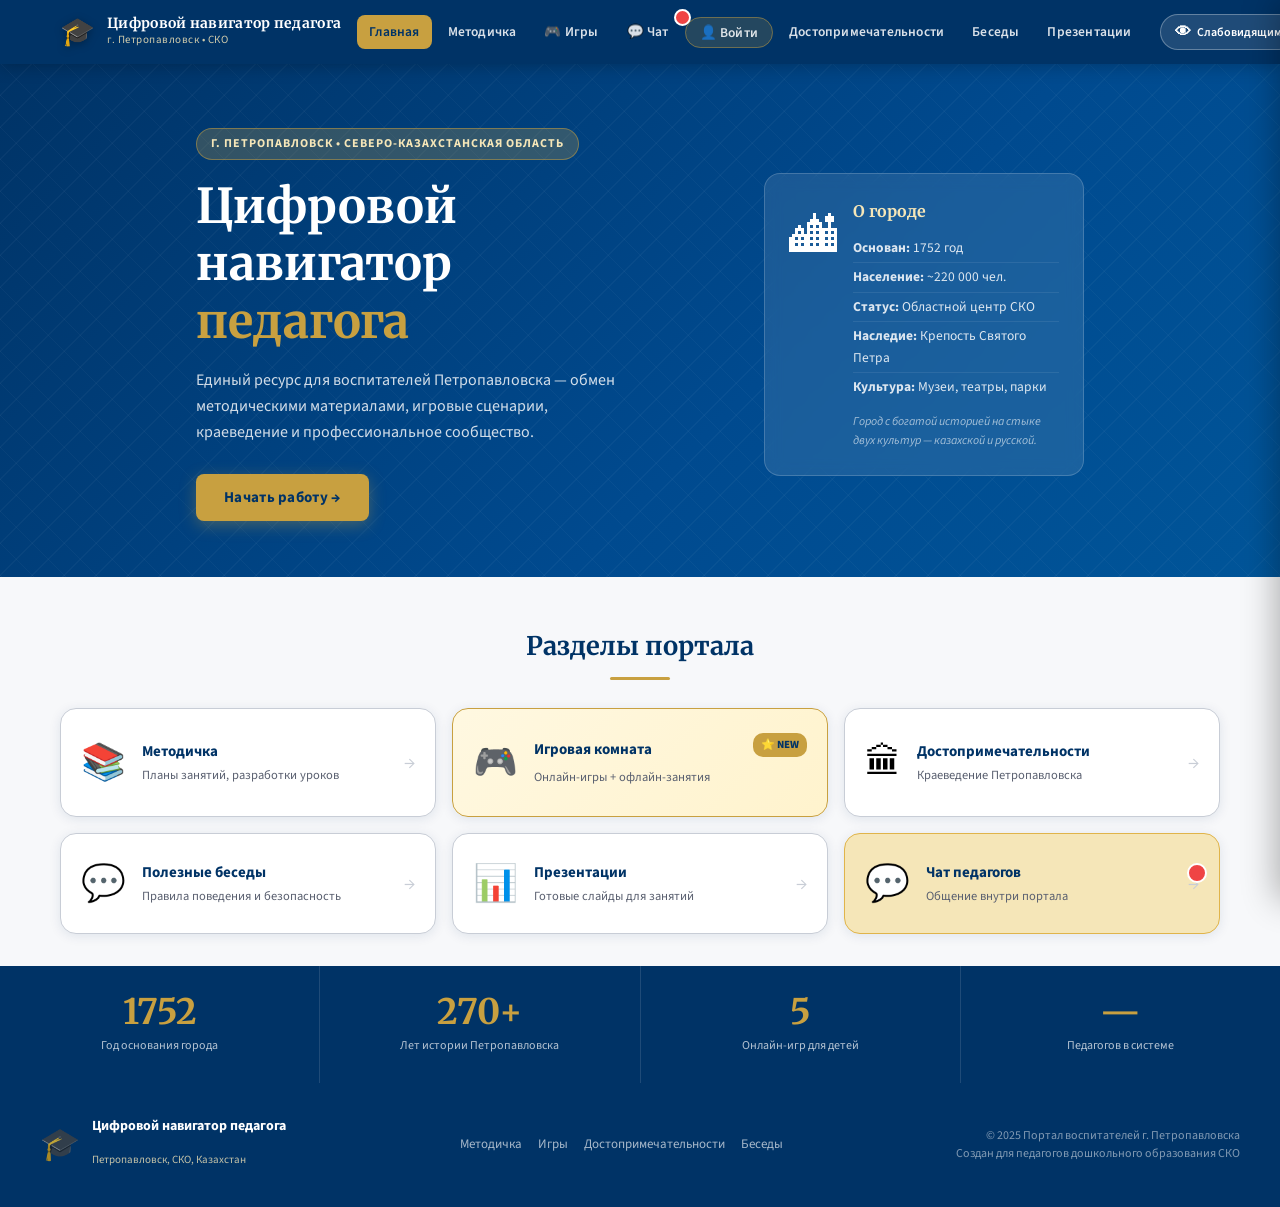
<file: index.html>
<!DOCTYPE html>
<html lang="ru">
<head>
  <meta charset="UTF-8" />
  <meta name="viewport" content="width=device-width, initial-scale=1.0" />
  <title>Цифровой навигатор педагога — Петропавловск</title>
  <link rel="stylesheet" href="style.css" />
  <link href="https://fonts.googleapis.com/css2?family=Merriweather:wght@400;700&family=Source+Sans+3:wght@300;400;600;700&display=swap" rel="stylesheet" />

<style id="nav-user-styles">
.nav-user-wrap{position:relative;display:inline-block;}
.nav-user-menu{position:absolute;top:calc(100% + 8px);right:0;background:#fff;border:1px solid #e5eaf4;border-radius:14px;padding:8px;min-width:160px;box-shadow:0 8px 32px rgba(0,51,102,.18);z-index:500;animation:num-in .2s cubic-bezier(.34,1.56,.64,1);}
@keyframes num-in{from{opacity:0;transform:translateY(-8px) scale(.96)}to{opacity:1;transform:none}}
.num-name{font-size:12px;font-weight:800;color:#003366;padding:6px 10px 8px;border-bottom:1px solid #f0f4f8;margin-bottom:6px;white-space:nowrap;overflow:hidden;text-overflow:ellipsis;max-width:140px;}
.num-logout{width:100%;padding:8px 10px;background:none;border:none;color:#ef4444;font-family:inherit;font-size:13px;font-weight:700;cursor:pointer;border-radius:9px;text-align:left;transition:background .15s;}
.num-logout:hover{background:#fef2f2;}

/* ── CHAT UNREAD BADGE ── */
.nav-chat-badge{
  position:absolute;top:-6px;right:-10px;
  min-width:17px;height:17px;border-radius:9px;padding:0 4px;
  background:#ef4444;color:#fff;font-size:10px;font-weight:900;
  display:flex!important;align-items:center;justify-content:center;
  border:2px solid #fff;animation:badge-pop .3s cubic-bezier(.34,1.56,.64,1);
  line-height:1;
}
.tile-chat-badge{
  position:absolute;top:-8px;right:-8px;
  min-width:20px;height:20px;border-radius:10px;padding:0 5px;
  background:#ef4444;color:#fff;font-size:11px;font-weight:900;
  display:flex!important;align-items:center;justify-content:center;
  border:2px solid #fff;animation:badge-pop .3s cubic-bezier(.34,1.56,.64,1);
}
@keyframes badge-pop{
  0%{transform:scale(0);}
  70%{transform:scale(1.2);}
  100%{transform:scale(1);}
}
</style>
<script src="session.js"></script>
</head>
<body>

<!-- ШАПКА -->
<header id="main-header">
  <div class="header-inner">
    <div class="logo-area">
      <div class="logo-emblem">🎓</div>
      <div class="logo-text">
        <span class="logo-title">Цифровой навигатор педагога</span>
        <span class="logo-subtitle">г. Петропавловск &bull; СКО</span>
      </div>
    </div>
    <nav id="desktop-nav">
      <a href="#" class="nav-link active" data-section="home">Главная</a>
      <a href="#" class="nav-link" data-section="metodichka">Методичка</a>
      <a href="games.html" class="nav-link">&#127918; Игры</a>
      <a href="chat.html" class="nav-link nav-chat-link" id="nav-chat-link" style="position:relative">
        💬 Чат<span class="nav-chat-badge" id="nav-chat-badge" style="display:none"></span>
      </a>
      <div class="nav-user-wrap" id="nav-user-wrap">
        <a href="auth.html" class="nav-link nav-auth" id="nav-auth-btn">&#128100; Войти</a>
        <div class="nav-user-menu" id="nav-user-menu" style="display:none">
          <div class="num-name" id="num-name"></div>
          <a href="profile.html" style="display:block;padding:8px 10px;color:#374151;text-decoration:none;font-size:13px;font-weight:700;border-radius:9px;transition:background .15s;" onmouseover="this.style.background='#f3f4f6'" onmouseout="this.style.background=''">👤 Мой профиль</a>
          <button class="num-logout" onclick="logoutUser()">🚪 Выйти</button>
        </div>
      </div>
      <a href="#" class="nav-link" data-section="sights">Достопримечательности</a>
      <a href="#" class="nav-link" data-section="talks">Беседы</a>
      <a href="#" class="nav-link" data-section="presentations">Презентации</a>
    </nav>
    <div class="header-controls">
      <button id="accessibility-btn" title="Версия для слабовидящих" aria-label="Версия для слабовидящих">
        <span class="eye-icon">&#128065;</span>
        <span class="btn-label">Слабовидящим</span>
      </button>
      <button id="burger-btn" aria-label="Открыть меню" aria-expanded="false">
        <span></span><span></span><span></span>
      </button>
    </div>
  </div>
</header>

<!-- БОКОВОЕ МЕНЮ -->
<div id="sidebar-overlay"></div>
<aside id="sidebar">
  <div class="sidebar-header">
    <span>Навигация</span>
    <button id="close-sidebar" aria-label="Закрыть меню">&#10005;</button>
  </div>
  <nav class="sidebar-nav">
    <a href="#" class="sidebar-link" data-section="home">&#127968; Главная</a>
    <a href="#" class="sidebar-link" data-section="metodichka">&#128218; Методичка</a>
    <a href="games.html" class="sidebar-link">&#127918; Игровая комната &#11088;</a>
    <a href="#" class="sidebar-link" data-section="sights">&#127963; Достопримечательности</a>
    <a href="#" class="sidebar-link" data-section="talks">&#128172; Полезные беседы</a>
    <a href="#" class="sidebar-link" data-section="presentations">&#128202; Презентации</a>
    <a href="chat.html" class="sidebar-link sidebar-chat" style="position:relative">&#128172; Чат педагогов<span class="nav-chat-badge" id="sb-chat-badge" style="display:none"></span></a>
      <div class="sidebar-auth-row" id="sidebar-auth-row">
        <a href="auth.html" class="sidebar-login-btn" id="sidebar-login-btn">&#128100; Войти</a>
      </div>
  </nav>
  <div class="sidebar-footer">
    <small>&copy; 2025 Портал воспитателей<br>г. Петропавловск</small>
  </div>
</aside>

<!-- КНОПКА ВЕРНУТЬСЯ -->
<div id="back-btn-wrap">
  <button id="back-home-btn">&#8592; Вернуться на главную</button>
</div>

<!-- ОСНОВНОЙ КОНТЕНТ -->
<main id="main-content">

  <!-- ГЛАВНАЯ -->
  <section id="section-home" class="section active">
    <div class="hero-block">
      <div class="hero-bg-pattern"></div>
      <div class="hero-content">
        <div class="hero-badge">г. Петропавловск &bull; Северо-Казахстанская область</div>
        <h1 class="hero-title">Цифровой навигатор<br><em>педагога</em></h1>
        <p class="hero-desc">Единый ресурс для воспитателей Петропавловска — обмен методическими материалами, игровые сценарии, краеведение и профессиональное сообщество.</p>
        <button class="hero-cta" data-section="metodichka">Начать работу &#8594;</button>
      </div>
      <div class="hero-visual">
        <div class="city-card">
          <div class="city-card-icon">&#127961;</div>
          <div class="city-card-body">
            <h3>О городе</h3>
            <ul class="city-facts">
              <li><strong>Основан:</strong> 1752 год</li>
              <li><strong>Население:</strong> ~220 000 чел.</li>
              <li><strong>Статус:</strong> Областной центр СКО</li>
              <li><strong>Наследие:</strong> Крепость Святого Петра</li>
              <li><strong>Культура:</strong> Музеи, театры, парки</li>
            </ul>
            <p class="city-note">Город с богатой историей на стыке двух культур — казахской и русской.</p>
          </div>
        </div>
      </div>
    </div>

    <!-- ПЛИТКИ -->
    <div class="tiles-section">
      <h2 class="section-heading">Разделы портала</h2>
      <div class="tiles-grid">
        <button class="tile" data-section="metodichka">
          <div class="tile-icon">&#128218;</div>
          <div class="tile-body"><h3>Методичка</h3><p>Планы занятий, разработки уроков</p></div>
          <div class="tile-arrow">&#8594;</div>
        </button>
        <a href="games.html" class="tile tile-games-link">
          <div class="tile-icon">&#127918;</div>
          <div class="tile-body"><h3>Игровая комната</h3><p>Онлайн-игры + офлайн-занятия</p></div>
          <div class="tile-arrow tile-new-badge">&#11088; NEW</div>
        </a>
        <button class="tile" data-section="sights">
          <div class="tile-icon">&#127963;</div>
          <div class="tile-body"><h3>Достопримечательности</h3><p>Краеведение Петропавловска</p></div>
          <div class="tile-arrow">&#8594;</div>
        </button>
        <button class="tile" data-section="talks">
          <div class="tile-icon">&#128172;</div>
          <div class="tile-body"><h3>Полезные беседы</h3><p>Правила поведения и безопасность</p></div>
          <div class="tile-arrow">&#8594;</div>
        </button>
        <button class="tile" data-section="presentations">
          <div class="tile-icon">&#128202;</div>
          <div class="tile-body"><h3>Презентации</h3><p>Готовые слайды для занятий</p></div>
          <div class="tile-arrow">&#8594;</div>
        </button>
        <button class="tile tile-chat" onclick="window.location.href='chat.html'">
          <div class="tile-icon">&#128172;</div>
          <div class="tile-body"><h3>Чат педагогов</h3><p>Общение внутри портала</p></div>
          <div class="tile-arrow" style="position:relative">&#8594;<span class="tile-chat-badge" id="tile-chat-badge" style="display:none"></span></div>
        </button>
      </div>
    </div>

    <!-- STATS -->
    <div class="stats-row">
      <div class="stat-item"><span class="stat-num">1752</span><span class="stat-label">Год основания города</span></div>
      <div class="stat-item"><span class="stat-num">270+</span><span class="stat-label">Лет истории Петропавловска</span></div>
      <div class="stat-item"><span class="stat-num">5</span><span class="stat-label">Онлайн-игр для детей</span></div>
      <div class="stat-item" id="stat-users"><span class="stat-num" id="stat-users-num">—</span><span class="stat-label">Педагогов в системе</span></div>
    </div>
  </section>

  <!-- МЕТОДИЧКА -->
  <section id="section-metodichka" class="section">
    <div class="page-header">
      <h2>&#128218; Методическая копилка</h2>
      <p>Разработки занятий, конспекты и дидактические материалы для воспитателей</p>
    </div>
    <div id="met-loading" style="text-align:center;padding:30px;color:#888">⏳ Загрузка материалов...</div>
    <div class="metodichka-list" id="met-list"></div>
    <div id="met-empty" style="display:none;text-align:center;padding:30px;color:#888">
      <div style="font-size:36px;margin-bottom:10px">📁</div>
      <p>Материалы пока не загружены.</p>
      <p style="font-size:12px;margin-top:6px">Администратор добавит их в ближайшее время.</p>
    </div>
  </section>

  <!-- ИГРЫ -->
  <section id="section-games" class="section">
    <div class="page-header">
      <h2>&#127918; Игры для занятий</h2>
      <p>Дидактические, подвижные и развивающие игры для дошкольников</p>
    </div>
    <div class="page-header" style="margin-top:-12px;padding-top:0">
      <a href="games.html" class="download-btn" style="display:inline-flex;align-items:center;gap:8px;text-decoration:none;padding:12px 24px;font-size:14px;font-weight:800">
        &#127918; Открыть Гейм-рум — интерактивные игры онлайн
      </a>
    </div>
    <div class="games-grid">
      <div class="game-card">
        <div class="game-emoji">&#127183;</div>
        <h3>Лото «Животные Казахстана»</h3>
        <p>Дидактическая игра на запоминание. 4–6 игроков. Карточки с изображениями флоры и фауны.</p>
        <span class="game-age">Возраст: 4+</span>
      </div>
      <div class="game-card">
        <div class="game-emoji">&#127939;</div>
        <h3>Байга — степная скачка</h3>
        <p>Подвижная игра на улице. Имитация конных скачек, развитие ловкости и командного духа.</p>
        <span class="game-age">Возраст: 5+</span>
      </div>
      <div class="game-card">
        <div class="game-emoji">&#129513;</div>
        <h3>Пазл «Карта СКО»</h3>
        <p>Собери карту Северо-Казахстанской области из 24 частей. Знакомство с районами и городами.</p>
        <span class="game-age">Возраст: 6+</span>
      </div>
      <div class="game-card">
        <div class="game-emoji">&#127917;</div>
        <h3>Ролевая игра «Базар»</h3>
        <p>Социально-ролевая игра: продавец и покупатель. Математика, коммуникация, уважение к труду.</p>
        <span class="game-age">Возраст: 5+</span>
      </div>
      <div class="game-card">
        <div class="game-emoji">&#128289;</div>
        <h3>«Слова города» — словарная игра</h3>
        <p>Назови слово, связанное с Петропавловском. Развитие речи и краеведческих знаний.</p>
        <span class="game-age">Возраст: 6+</span>
      </div>
      <div class="game-card">
        <div class="game-emoji">&#127912;</div>
        <h3>Раскраски «Юрта и традиции»</h3>
        <p>Тематические раскраски с казахскими орнаментами, юртой, национальными костюмами.</p>
        <span class="game-age">Возраст: 3+</span>
      </div>
    </div>
  </section>

  <!-- ДОСТОПРИМЕЧАТЕЛЬНОСТИ -->
  <section id="section-sights" class="section">
    <div class="page-header">
      <h2>&#127963; Достопримечательности Петропавловска</h2>
      <p>Краеведческие маршруты для познавательных экскурсий с воспитанниками</p>
    </div>

    <div class="sight-card featured">
      <div class="sight-img-placeholder sight-ablai">
        <div class="sight-placeholder-inner">&#127984;</div>
      </div>
      <div class="sight-content">
        <div class="sight-badge">Исторический объект</div>
        <h3>Резиденция Абылай хана</h3>
        <p>Историко-культурный музейный комплекс, посвящённый великому казахскому хану Абылаю, который объединил три жуза. Резиденция воссоздаёт атмосферу XVIII века — эпохи, когда Петропавловск (крепость Святого Петра) был важным форпостом и местом переговоров.</p>
        <h4>&#128161; Советы для экскурсии с детьми:</h4>
        <ul class="tips-list">
          <li>Заранее расскажите детям сказание об Абылай хане в игровой форме</li>
          <li>Попросите экскурсовода провести интерактивный урок в юрте</li>
          <li>Обратите внимание на казахские орнаменты — найдите узоры из занятий</li>
          <li>После экскурсии нарисуйте юрту или костюм хана</li>
          <li>Задайте детям вопрос: «Что значит объединить народ?»</li>
        </ul>
        <div class="sight-meta">
          <span>&#128205; ул. Абылай хана, Петропавловск</span>
          <span>&#128336; Вт–Вс: 9:00–18:00</span>
        </div>
      </div>
    </div>

    <div class="sight-card featured">
      <div class="sight-img-placeholder sight-park">
        <div class="sight-placeholder-inner">&#127795;</div>
      </div>
      <div class="sight-content">
        <div class="sight-badge">Парк и мемориал</div>
        <h3>Парк Победы</h3>
        <p>Главный парк города с мемориальным комплексом, посвящённым Великой Отечественной войне. Здесь находятся памятники героям-петропавловцам, Вечный огонь и аллея Памяти. Ежегодно в День Победы проходят торжественные мероприятия с участием ветеранов.</p>
        <h4>&#128161; Советы для экскурсии с детьми:</h4>
        <ul class="tips-list">
          <li>Проведите беседу о подвиге солдат до посещения парка</li>
          <li>У Вечного огня соблюдайте минуту тишины — это воспитывает уважение</li>
          <li>Прочитайте вместе имена на памятных плитах, объясните значение</li>
          <li>После прогулки нарисуйте открытку «Я помню, я горжусь»</li>
          <li>Расскажите о медалях и орденах: чем награждали солдат</li>
        </ul>
        <div class="sight-meta">
          <span>&#128205; Парк Победы, центр Петропавловска</span>
          <span>&#128336; Открыт ежедневно</span>
        </div>
      </div>
    </div>

    <div class="sights-more">
      <h3>Другие интересные места</h3>
      <div class="sights-mini-grid">
        <div class="mini-sight"><span>&#127963;</span><strong>Музей Ботая</strong><p>Уникальные находки эпохи энеолита — место первого приручения лошади.</p></div>
        <div class="mini-sight"><span>&#9962;</span><strong>Собор Петра и Павла</strong><p>Православный собор XIX века, памятник архитектуры.</p></div>
        <div class="mini-sight"><span>&#127917;</span><strong>Русский театр драмы</strong><p>Один из старейших театров Казахстана, основан в 1936 году.</p></div>
        <div class="mini-sight"><span>&#128332;</span><strong>Мечеть «Кызыл Жар»</strong><p>Современная мечеть — символ духовности и межнационального единства.</p></div>
      </div>
    </div>
  </section>

  <!-- БЕСЕДЫ -->
  <section id="section-talks" class="section">
    <div class="page-header">
      <h2>&#128172; Полезные беседы с детьми</h2>
      <p>Готовые сценарии тематических бесед с воспитанниками</p>
    </div>

    <!-- Динамические материалы из Supabase -->
    <div id="talks-loading" style="text-align:center;padding:20px;color:#888">⏳ Загрузка материалов...</div>
    <div id="talks-dyn-list" class="metodichka-list"></div>
    <div id="talks-dyn-empty" style="display:none"></div>

    <div class="accordion-group">
      <h3 class="accordion-category">&#127963; Поведение в общественных местах</h3>

      <div class="accordion-item">
        <button class="accordion-trigger">Правила поведения в музее <span class="acc-icon">+</span></button>
        <div class="accordion-body">
          <p><strong>Цель беседы:</strong> научить детей уважительно относиться к культурным ценностям и соблюдать тишину.</p>
          <ol class="talk-list">
            <li><strong>В музее говорим тихо</strong> — громкие голоса мешают другим посетителям и нарушают торжественную атмосферу.</li>
            <li><strong>Руками не трогаем экспонаты</strong> — даже если очень хочется! Экспонаты могут быть хрупкими и очень старыми.</li>
            <li><strong>Идём рядом с воспитателем</strong> — в музее легко заблудиться, поэтому держимся группой.</li>
            <li><strong>Задаём вопросы экскурсоводу</strong> — любопытство приветствуется, но по очереди и вежливо.</li>
            <li><strong>Фотографируем с разрешения</strong> — в некоторых залах съёмка запрещена.</li>
          </ol>
          <div class="talk-question">&#10067; <em>Спросите детей: «Почему важно беречь старинные вещи?»</em></div>
        </div>
      </div>

      <div class="accordion-item">
        <button class="accordion-trigger">Поведение в театре и на концерте <span class="acc-icon">+</span></button>
        <div class="accordion-body">
          <p><strong>Цель беседы:</strong> воспитать культуру зрителя, умение наслаждаться искусством.</p>
          <ol class="talk-list">
            <li><strong>Приходим заранее</strong> — не опаздываем, чтобы не мешать другим зрителям занять места.</li>
            <li><strong>Во время спектакля молчим</strong> — актёры на сцене слышат зал, и наши разговоры их отвлекают.</li>
            <li><strong>Телефон убираем в карман</strong> — свет экрана мешает смотреть соседям.</li>
            <li><strong>Хлопаем в конце</strong> — аплодисменты — это «спасибо» артистам за их труд.</li>
            <li><strong>Не едим и не шуршим</strong> — сладости оставляем на антракт.</li>
          </ol>
          <div class="talk-question">&#10067; <em>Спросите детей: «Как бы ты себя чувствовал, если бы тебе мешали выступать?»</em></div>
        </div>
      </div>
    </div>

    <div class="accordion-group">
      <h3 class="accordion-category">&#128678; Безопасность на дороге</h3>

      <div class="accordion-item">
        <button class="accordion-trigger">Правила пешехода <span class="acc-icon">+</span></button>
        <div class="accordion-body">
          <p><strong>Цель беседы:</strong> сформировать у детей осознанное безопасное поведение на улице.</p>
          <ol class="talk-list">
            <li><strong>Переходим только на зелёный свет</strong> — красный говорит «стой!», жёлтый — «приготовься», зелёный — «иди».</li>
            <li><strong>Смотрим сначала налево, потом направо</strong> — и только потом начинаем переход.</li>
            <li><strong>Идём по зебре</strong> — это безопасное место для пешеходов, водители должны нас пропустить.</li>
            <li><strong>Не играем у дороги</strong> — мяч, самокат, велосипед — только во дворе или парке.</li>
            <li><strong>Взрослый держит за руку</strong> — рядом с проезжей частью всегда держимся за руку.</li>
          </ol>
          <div class="talk-question">&#10067; <em>Игра: «Светофор» — воспитатель называет цвет, дети выполняют действие.</em></div>
        </div>
      </div>

      <div class="accordion-item">
        <button class="accordion-trigger">Правила в транспорте <span class="acc-icon">+</span></button>
        <div class="accordion-body">
          <p><strong>Цель беседы:</strong> научить детей безопасному поведению в автобусе, маршрутке, трамвае.</p>
          <ol class="talk-list">
            <li><strong>Ждём транспорт на остановке</strong> — не стоим у края, отступаем назад.</li>
            <li><strong>Заходим по очереди</strong> — не толкаемся, пропускаем выходящих.</li>
            <li><strong>Держимся за поручень</strong> — при торможении можно упасть.</li>
            <li><strong>Уступаем место</strong> — пожилым людям, беременным женщинам, пассажирам с детьми.</li>
            <li><strong>Не высовываемся из окон</strong> — это очень опасно!</li>
          </ol>
          <div class="talk-question">&#10067; <em>Спросите детей: «Кому ты уступишь место в автобусе и почему?»</em></div>
        </div>
      </div>

      <div class="accordion-item">
        <button class="accordion-trigger">Если потерялся в городе <span class="acc-icon">+</span></button>
        <div class="accordion-body">
          <p><strong>Цель беседы:</strong> подготовить детей к действиям в экстренной ситуации.</p>
          <ol class="talk-list">
            <li><strong>Стой на месте и не паникуй</strong> — взрослые тебя ищут, лучше оставаться там, где потерялся.</li>
            <li><strong>Обратись к полицейскому</strong> — найди человека в форме или охранника в магазине.</li>
            <li><strong>Назови своё имя и имя мамы или папы</strong> — скажи, откуда пришёл.</li>
            <li><strong>Знай наизусть номер телефона родителей</strong> — попроси взрослого помочь позвонить.</li>
            <li><strong>Не уходи с незнакомыми</strong> — даже если они говорят, что знают твоих родителей.</li>
          </ol>
          <div class="talk-question">&#10067; <em>Практика: выучите с детьми домашний адрес и телефон мамы.</em></div>
        </div>
      </div>
    </div>

    <div class="accordion-group">
      <h3 class="accordion-category">&#129309; Взаимоуважение и дружба</h3>

      <div class="accordion-item">
        <button class="accordion-trigger">Беседа «Дружба народов» <span class="acc-icon">+</span></button>
        <div class="accordion-body">
          <p><strong>Цель беседы:</strong> воспитать уважение к людям разных национальностей.</p>
          <ol class="talk-list">
            <li><strong>Все люди разные — и это здорово!</strong> — у нас разные язык, традиции, еда, но мы все живём в одном городе.</li>
            <li><strong>Петропавловск — многонациональный город</strong> — здесь живут казахи, русские, украинцы, немцы и другие народы.</li>
            <li><strong>Уважай чужие традиции</strong> — не смейся над праздниками и обычаями других.</li>
            <li><strong>Учи слова приветствия</strong> — «Сәлем!» по-казахски, «Привет!» по-русски — улыбка всегда понятна.</li>
            <li><strong>Дружба сильнее различий</strong> — вместе строить, играть и жить интереснее.</li>
          </ol>
          <div class="talk-question">&#10067; <em>Спросите детей: «Есть ли у тебя друзья другой национальности? Расскажи о них.»</em></div>
        </div>
      </div>
    </div>
  </section>

  <!-- ПРЕЗЕНТАЦИИ -->
  <section id="section-presentations" class="section">
    <div class="page-header">
      <h2>&#128202; Презентации для занятий</h2>
      <p>Готовые слайды и мультимедийные материалы</p>
    </div>
    <div id="pres-loading" style="text-align:center;padding:30px;color:#888">⏳ Загрузка презентаций...</div>
    <div class="pres-grid" id="pres-list"></div>
    <div id="pres-empty" style="display:none;text-align:center;padding:30px;color:#888">
      <div style="font-size:36px;margin-bottom:10px">📊</div>
      <p>Презентации пока не загружены.</p>
    </div>
  </section>

</main>

<!-- FOOTER -->
<footer id="main-footer">
  <div class="footer-inner">
    <div class="footer-logo">
      <span>&#127891;</span>
      <div>
        <strong>Цифровой навигатор педагога</strong>
        <small>Петропавловск, СКО, Казахстан</small>
      </div>
    </div>
    <div class="footer-links">
      <a href="#" data-section="metodichka">Методичка</a>
      <a href="#" data-section="games">Игры</a>
      <a href="#" data-section="sights">Достопримечательности</a>
      <a href="#" data-section="talks">Беседы</a>
    </div>
    <div class="footer-copy">
      <p>&copy; 2025 Портал воспитателей г. Петропавловска</p>
      <p>Создан для педагогов дошкольного образования СКО</p>
    </div>
  </div>
</footer>

<div id="toast" aria-live="polite"></div>

<script src="script.js"></script>

<!-- ═══════════════════════════════════════════════════
     INTERNAL CHAT MODAL — Чат педагогов СКО
═══════════════════════════════════════════════════ -->
<div id="chat-modal" class="chat-modal-overlay" style="display:none">
  <div class="chat-modal">
    <div class="chat-modal-header">
      <div class="chat-header-left">
        <span class="chat-online-dot"></span>
        <span>💬 Чат педагогов СКО</span>
      </div>
      <div class="chat-header-right">
        <span id="chat-user-badge" class="chat-user-badge"></span>
        <button class="chat-close" onclick="closeChatModal()">✕</button>
      </div>
    </div>
    <!-- Not logged in state -->
    <div id="chat-noauth" class="chat-noauth" style="display:none">
      <div class="chat-noauth-icon">🔒</div>
      <h3>Войдите, чтобы общаться</h3>
      <p>Чат доступен только зарегистрированным педагогам портала.</p>
      <a href="auth.html" class="chat-auth-btn">👤 Войти / Зарегистрироваться</a>
    </div>
    <!-- Chat state -->
    <div id="chat-body" style="display:none">
      <div id="chat-messages" class="chat-messages"></div>
      <div class="chat-input-row">
        <input id="chat-input" type="text" class="chat-input" placeholder="Написать сообщение..." maxlength="300" autocomplete="off"/>
        <button class="chat-send-btn" onclick="chatSend()" id="chat-send-btn">➤</button>
      </div>
      <div class="chat-input-hint">Нажмите Enter или ➤ для отправки</div>
    </div>
  </div>
</div>

<style>
/* ── Chat overlay ── */
.chat-modal-overlay{position:fixed;inset:0;background:rgba(0,0,12,.65);z-index:3000;display:flex;align-items:center;justify-content:center;backdrop-filter:blur(6px);animation:fadein .2s ease;}
@keyframes fadein{from{opacity:0}to{opacity:1}}
.chat-modal{background:#fff;border-radius:20px;width:92%;max-width:480px;max-height:85vh;display:flex;flex-direction:column;overflow:hidden;box-shadow:0 24px 80px rgba(0,0,0,.35);animation:popin .3s cubic-bezier(.34,1.56,.64,1);}
@keyframes popin{from{transform:scale(.82) translateY(20px);opacity:0}to{transform:scale(1) translateY(0);opacity:1}}
/* Header */
.chat-modal-header{background:linear-gradient(135deg,#003366,#0d5fa3);color:#fff;padding:14px 18px;display:flex;align-items:center;justify-content:space-between;flex-shrink:0;}
.chat-header-left{display:flex;align-items:center;gap:8px;font-weight:800;font-size:14px;}
.chat-header-right{display:flex;align-items:center;gap:8px;}
.chat-online-dot{width:9px;height:9px;background:#4ade80;border-radius:50%;box-shadow:0 0 6px #4ade80;animation:pulse-dot 2s infinite;}
@keyframes pulse-dot{0%,100%{opacity:1}50%{opacity:.4}}
.chat-user-badge{background:rgba(255,255,255,.18);border:1px solid rgba(255,255,255,.3);border-radius:14px;padding:3px 10px;font-size:11px;font-weight:700;color:#fff;max-width:120px;overflow:hidden;text-overflow:ellipsis;white-space:nowrap;}
.chat-close{background:rgba(255,255,255,.15);border:none;color:#fff;width:28px;height:28px;border-radius:50%;font-size:13px;cursor:pointer;display:flex;align-items:center;justify-content:center;transition:background .2s;}
.chat-close:hover{background:rgba(255,255,255,.3);}
/* No auth */
.chat-noauth{text-align:center;padding:48px 28px 40px;flex:1;}
.chat-noauth-icon{font-size:60px;margin-bottom:14px;}
.chat-noauth h3{font-size:1.4rem;font-weight:900;color:#003366;margin-bottom:8px;}
.chat-noauth p{font-size:13px;color:#6b7280;line-height:1.6;margin-bottom:20px;}
.chat-auth-btn{display:inline-block;padding:12px 28px;background:linear-gradient(135deg,#003366,#1976D2);color:#fff;border-radius:28px;font-weight:800;font-size:13px;text-decoration:none;transition:all .2s;}
.chat-auth-btn:hover{transform:translateY(-2px);box-shadow:0 6px 20px rgba(0,51,102,.4);}
/* Messages */
.chat-messages{flex:1;overflow-y:auto;padding:14px 14px 6px;display:flex;flex-direction:column;gap:8px;min-height:280px;max-height:380px;background:#f6f9ff;}
.chat-msg{display:flex;flex-direction:column;max-width:78%;animation:msg-in .2s ease;}
@keyframes msg-in{from{opacity:0;transform:translateY(8px)}to{opacity:1;transform:none}}
.chat-msg.mine{align-self:flex-end;align-items:flex-end;}
.chat-msg.theirs{align-self:flex-start;align-items:flex-start;}
.chat-bubble{padding:9px 13px;border-radius:16px;font-size:13px;line-height:1.5;word-break:break-word;}
.chat-msg.mine .chat-bubble{background:linear-gradient(135deg,#003366,#1565c0);color:#fff;border-bottom-right-radius:4px;}
.chat-msg.theirs .chat-bubble{background:#fff;color:#1a1a2e;border:1px solid #e5eaf4;border-bottom-left-radius:4px;box-shadow:0 1px 4px rgba(0,0,0,.07);}
.chat-msg-meta{font-size:10px;color:#94a3b8;margin-top:3px;padding:0 4px;}
.chat-msg.mine .chat-msg-meta{color:#94a3b8;}
.chat-msg-author{font-weight:800;font-size:11px;margin-bottom:3px;padding:0 4px;color:#003366;}
.chat-msg.mine .chat-msg-author{display:none;}
.chat-day-sep{text-align:center;font-size:11px;color:#94a3b8;font-weight:600;padding:4px 0;margin:4px 0;}
.chat-empty{text-align:center;color:#94a3b8;font-size:13px;padding:40px 20px;flex:1;display:flex;flex-direction:column;align-items:center;justify-content:center;gap:8px;}
.chat-empty-icon{font-size:48px;}
/* Input */
.chat-input-row{display:flex;align-items:center;gap:8px;padding:10px 12px 6px;border-top:1px solid #e5eaf4;background:#fff;flex-shrink:0;}
.chat-input{flex:1;border:2px solid #d0dae8;border-radius:22px;padding:9px 16px;font-size:13px;font-family:inherit;outline:none;transition:border .2s;background:#f6f9ff;}
.chat-input:focus{border-color:#1976D2;}
.chat-send-btn{width:38px;height:38px;background:linear-gradient(135deg,#003366,#1976D2);color:#fff;border:none;border-radius:50%;font-size:15px;cursor:pointer;transition:all .2s;display:flex;align-items:center;justify-content:center;flex-shrink:0;}
.chat-send-btn:hover{transform:scale(1.1);}
.chat-send-btn:active{transform:scale(.95);}
.chat-input-hint{font-size:10px;color:#b0bec5;text-align:center;padding:0 12px 8px;background:#fff;flex-shrink:0;}
/* Nav auth */
.nav-auth{background:rgba(200,160,64,.18);border:1px solid rgba(200,160,64,.45);border-radius:20px;padding:5px 14px !important;}
.nav-auth:hover{background:rgba(200,160,64,.38) !important;}
/* Sidebar auth */
.sidebar-auth-row{padding:10px 20px 4px;border-top:1px solid rgba(255,255,255,.08);margin-top:8px;}
.sidebar-login-btn{display:block;padding:10px 16px;background:linear-gradient(135deg,rgba(200,160,64,.25),rgba(200,160,64,.15));border:1px solid rgba(200,160,64,.4);border-radius:12px;color:#fff !important;font-weight:800;font-size:13px;text-align:center;text-decoration:none;transition:all .2s;}
.sidebar-login-btn:hover{background:linear-gradient(135deg,rgba(200,160,64,.4),rgba(200,160,64,.25));}
.sidebar-logout-btn{width:100%;padding:10px 16px;background:rgba(239,68,68,.15);border:1px solid rgba(239,68,68,.3);border-radius:12px;color:#fca5a5;font-family:inherit;font-weight:800;font-size:13px;cursor:pointer;transition:all .2s;display:block;}
.sidebar-logout-btn:hover{background:rgba(239,68,68,.28);}
.sidebar-user-name{font-size:11px;color:rgba(255,255,255,.45);font-weight:700;padding:0 4px 6px;display:block;}
</style>

<script>
/* ════════════════════════════════
   CHAT ENGINE v2 — Supabase realtime
════════════════════════════════ */
const SB_URL  = 'https://ljtogliylpubvkckpwyv.supabase.co';
const SB_ANON = 'eyJhbGciOiJIUzI1NiIsInR5cCI6IkpXVCJ9.eyJpc3MiOiJzdXBhYmFzZSIsInJlZiI6ImxqdG9nbGl5bHB1YnZrY2twd3l2Iiwicm9sZSI6ImFub24iLCJpYXQiOjE3NzMxNzEzODQsImV4cCI6MjA4ODc0NzM4NH0.91EQ_EEfi8X09Vm0jmH12_35R6tf0BwtTGoX3K5lgfc';
let chatPollTimer = null;
let chatLastId = 0; // track last fetched message id for incremental polling

function getChatUser() {
  return _currentUser || null;
}
let _currentUser = null;
async function getCurrentUser() {
  if (_currentUser) return _currentUser;
  _currentUser = await SESSION.getUser();
  return _currentUser;
}

async function sbChatFetch(path, opts={}) {
  try {
    const res = await fetch(SB_URL + '/rest/v1/' + path, {
      headers: {
        'apikey': SB_ANON,
        'Authorization': 'Bearer ' + SB_ANON,
        'Content-Type': 'application/json',
        'Prefer': 'return=representation',
        ...(opts.headers||{})
      }, ...opts
    });
    if (!res.ok) return null;
    return res.json().catch(()=>null);
  } catch(e) { return null; }
}

async function fetchNewMessages() {
  const rows = await sbChatFetch(
    `chat_messages?select=id,user_id,user_name,text,created_at&order=id.asc&id=gt.${chatLastId}&limit=50`
  );
  if (rows && rows.length) {
    chatLastId = rows[rows.length-1].id;
  }
  return rows || [];
}

async function sendChatMessage(userId, userName, text) {
  return sbChatFetch('chat_messages', {
    method: 'POST',
    body: JSON.stringify({ user_id: userId, user_name: userName, text })
  });
}

/* ── Escape HTML ── */
function escapeHtml(t) {
  return t.replace(/&/g,'&amp;').replace(/</g,'&lt;').replace(/>/g,'&gt;').replace(/"/g,'&quot;');
}

/* ── Render one message row ── */
function buildMsgHtml(m, userId) {
  const isMine = m.user_id === userId;
  const d = new Date(m.created_at);
  const time = d.toLocaleTimeString('ru-RU',{hour:'2-digit',minute:'2-digit'});
  return `<div class="chat-msg ${isMine?'mine':'theirs'}">
    <div class="chat-msg-author">${escapeHtml(m.user_name)}</div>
    <div class="chat-bubble">${escapeHtml(m.text)}</div>
    <div class="chat-msg-meta">${time}</div>
  </div>`;
}

/* ── Load initial messages (last 60) ── */
async function loadInitialMessages() {
  const container = document.getElementById('chat-messages');
  container.innerHTML = '<div class="chat-empty"><div class="chat-empty-icon">⏳</div><span>Загрузка...</span></div>';
  const rows = await sbChatFetch(
    'chat_messages?select=id,user_id,user_name,text,created_at&order=id.desc&limit=60'
  );
  if (!rows) {
    container.innerHTML = '<div class="chat-empty"><div class="chat-empty-icon">⚠️</div><span>Нет подключения к серверу</span></div>';
    return;
  }
  if (!rows.length) {
    container.innerHTML = '<div class="chat-empty"><div class="chat-empty-icon">💬</div><span>Начните общение первыми!</span></div>';
    return;
  }
  const user = getChatUser();
  const sorted = rows.reverse(); // oldest first
  chatLastId = sorted[sorted.length-1].id;
  let html = '', lastDay = '';
  sorted.forEach(m => {
    const d = new Date(m.created_at);
    const dayStr = d.toLocaleDateString('ru-RU',{day:'numeric',month:'long'});
    if (dayStr !== lastDay) { html += `<div class="chat-day-sep">${dayStr}</div>`; lastDay = dayStr; }
    html += buildMsgHtml(m, user?.id);
  });
  container.innerHTML = html;
  container.scrollTop = container.scrollHeight;
}

/* ── Poll for new messages every 3s ── */
async function pollNewMessages() {
  const user = getChatUser();
  if (!user) return;
  const rows = await fetchNewMessages();
  if (!rows.length) return;
  const container = document.getElementById('chat-messages');
  if (!container) return;
  const wasAtBottom = container.scrollHeight - container.scrollTop - container.clientHeight < 50;
  rows.forEach(m => {
    // Remove empty state if present
    const empty = container.querySelector('.chat-empty');
    if (empty) empty.remove();
    // Add day separator if needed
    const d = new Date(m.created_at);
    const dayStr = d.toLocaleDateString('ru-RU',{day:'numeric',month:'long'});
    const lastSep = container.querySelector('.chat-day-sep:last-of-type');
    if (!lastSep || lastSep.textContent !== dayStr) {
      const sep = document.createElement('div');
      sep.className = 'chat-day-sep'; sep.textContent = dayStr;
      container.appendChild(sep);
    }
    container.insertAdjacentHTML('beforeend', buildMsgHtml(m, user.id));
  });
  if (wasAtBottom) container.scrollTop = container.scrollHeight;
}

function openInternalChat() {
  const modal = document.getElementById('chat-modal');
  modal.style.display = 'flex';
  const user = getChatUser();
  if (!user) {
    document.getElementById('chat-noauth').style.display = 'flex';
    document.getElementById('chat-body').style.display = 'none';
    document.getElementById('chat-user-badge').textContent = '';
  } else {
    document.getElementById('chat-noauth').style.display = 'none';
    document.getElementById('chat-body').style.display = 'flex';
    document.getElementById('chat-body').style.flexDirection = 'column';
    document.getElementById('chat-user-badge').textContent = '👤 ' + user.name;
    chatLastId = 0;
    loadInitialMessages();
    clearInterval(chatPollTimer);
    chatPollTimer = setInterval(pollNewMessages, 3000);
  }
  // keydown only once
  const inp = document.getElementById('chat-input');
  inp.onkeydown = (e) => { if(e.key==='Enter') chatSend(); };
}

function closeChatModal() {
  document.getElementById('chat-modal').style.display = 'none';
  clearInterval(chatPollTimer);
  chatPollTimer = null;
}

document.getElementById('chat-modal').addEventListener('click', function(e){
  if (e.target === this) closeChatModal();
});

async function chatSend() {
  const user = getChatUser();
  if (!user) return;
  const input = document.getElementById('chat-input');
  const text = input.value.trim();
  if (!text) return;
  input.value = '';
  // Optimistic UI — show immediately
  const container = document.getElementById('chat-messages');
  const empty = container?.querySelector('.chat-empty');
  if (empty) empty.remove();
  const optimistic = { id: Date.now(), user_id: user.id, user_name: user.name, text, created_at: new Date().toISOString() };
  container?.insertAdjacentHTML('beforeend', buildMsgHtml(optimistic, user.id));
  container && (container.scrollTop = container.scrollHeight);
  // Animate send btn
  const btn = document.getElementById('chat-send-btn');
  if(btn){btn.style.transform='scale(.85)';setTimeout(()=>btn.style.transform='',150);}
  // Send to Supabase
  const result = await sendChatMessage(user.id, user.name, text);
  if (!result) {
    // Show error on last bubble
    const last = container?.querySelector('.chat-msg.mine:last-child .chat-msg-meta');
    if (last) last.textContent = '⚠ не отправлено';
  }
}

// Update user count stat from Supabase
(async function(){
  // User count from Supabase
  try {
    const r = await fetch(`${SB_URL}/rest/v1/pedagog_users?select=id`, {
      headers:{'apikey':SB_ANON,'Authorization':'Bearer '+SB_ANON,'Prefer':'count=exact','Range':'0-0'}
    });
    const count = parseInt(r.headers.get('Content-Range')?.split('/')?.[1] || '0');
    const el = document.getElementById('stat-users-num');
    if (el && count > 0) el.textContent = count;
  } catch(e){}

  // Admin redirect — обрабатывается в SESSION.getUser().then() ниже

  // Инициализация nav — вызывается из gate callback и напрямую
  SESSION.getUser().then(user => {
    _currentUser = user;
    if (user) _initUserNav(user);
  });
})();
</script>

<!-- ══════════════════════════════════════════
     APP GATE — показывается при первом открытии
     если пользователь не вошёл
══════════════════════════════════════════ -->
<div id="app-gate" style="display:none">
  <div class="gate-bg">
    <div class="gate-orb go1"></div>
    <div class="gate-orb go2"></div>
    <div class="gate-orb go3"></div>
    <div class="gate-grid"></div>
    <div id="gate-stars"></div>
  </div>
  <div class="gate-card">
    <div class="gate-shine"></div>
    <!-- APP ICON -->
    <div class="gate-icon-wrap">
      <div class="gate-icon">
        <svg viewBox="0 0 52 52" fill="none" xmlns="http://www.w3.org/2000/svg">
          <path d="M8 14C8 12.9 8.9 12 10 12H24V40H10C8.9 40 8 39.1 8 38V14Z" fill="rgba(255,255,255,0.92)"/>
          <path d="M44 14C44 12.9 43.1 12 42 12H28V40H42C43.1 40 44 39.1 44 38V14Z" fill="rgba(255,255,255,0.75)"/>
          <rect x="24" y="12" width="4" height="28" fill="rgba(255,255,255,0.5)"/>
          <rect x="11" y="19" width="11" height="1.5" rx=".75" fill="rgba(25,118,210,0.6)"/>
          <rect x="11" y="23" width="9" height="1.5" rx=".75" fill="rgba(25,118,210,0.5)"/>
          <rect x="11" y="27" width="10" height="1.5" rx=".75" fill="rgba(25,118,210,0.5)"/>
          <rect x="11" y="31" width="8" height="1.5" rx=".75" fill="rgba(25,118,210,0.4)"/>
          <rect x="29" y="19" width="11" height="1.5" rx=".75" fill="rgba(25,118,210,0.5)"/>
          <rect x="29" y="23" width="9" height="1.5" rx=".75" fill="rgba(25,118,210,0.4)"/>
          <rect x="29" y="27" width="10" height="1.5" rx=".75" fill="rgba(25,118,210,0.4)"/>
          <path d="M40 7L41.12 9.88L44 11L41.12 12.12L40 15L38.88 12.12L36 11L38.88 9.88L40 7Z" fill="#f0c040"/>
          <path d="M12 8L12.75 9.88L14.5 10.5L12.75 11.12L12 13L11.25 11.12L9.5 10.5L11.25 9.88L12 8Z" fill="rgba(255,255,255,0.7)"/>
        </svg>
        <div class="gate-icon-badge">✦</div>
      </div>
    </div>
    <h1 class="gate-title">Цифровой навигатор<br><em>педагога</em></h1>
    <p class="gate-sub">г. Петропавловск · Северо-Казахстанская область</p>
    <div class="gate-divider"></div>
    <p class="gate-desc">Профессиональное сообщество воспитателей.<br>Войдите, чтобы получить полный доступ.</p>
    <a href="auth.html" class="gate-login-btn">
      <span class="gate-btn-icon">🔑</span>
      <span>Войти в портал</span>
      <span class="gate-btn-arrow">→</span>
    </a>
    <div class="gate-features">
      <div class="gf-item"><span>📚</span><span>Методички</span></div>
      <div class="gf-item"><span>🎮</span><span>Игры</span></div>
      <div class="gf-item"><span>💬</span><span>Чат</span></div>
      <div class="gf-item"><span>🏛</span><span>Краеведение</span></div>
    </div>
  </div>
</div>

<style>
/* ══ GATE OVERLAY ══ */
#app-gate {
  position: fixed; inset: 0; z-index: 9999;
  display: flex; align-items: center; justify-content: center;
  padding: 20px;
}
.gate-bg {
  position: absolute; inset: 0;
  background: linear-gradient(145deg,#000e2a,#001840 45%,#002255 75%,#001030);
  overflow: hidden;
}
.gate-orb { position:absolute;border-radius:50%;filter:blur(65px);opacity:.3;animation:gate-orb-d linear infinite; }
.go1{width:500px;height:500px;background:radial-gradient(circle,#1565c0,transparent);top:-120px;left:-100px;animation-duration:20s;}
.go2{width:400px;height:400px;background:radial-gradient(circle,#003399,transparent);bottom:-80px;right:-80px;animation-duration:26s;animation-direction:reverse;}
.go3{width:260px;height:260px;background:radial-gradient(circle,#c8a04055,transparent);top:35%;left:52%;animation-duration:32s;}
@keyframes gate-orb-d{0%{transform:translate(0,0)scale(1)}33%{transform:translate(24px,-16px)scale(1.06)}66%{transform:translate(-16px,24px)scale(.94)}100%{transform:translate(0,0)scale(1)}}
.gate-grid{position:absolute;inset:0;background-image:linear-gradient(rgba(25,118,210,.05) 1px,transparent 1px),linear-gradient(90deg,rgba(25,118,210,.05) 1px,transparent 1px);background-size:60px 60px;}
#gate-stars .gstar{position:absolute;background:#fff;border-radius:50%;animation:gtwinkle ease-in-out infinite;}
@keyframes gtwinkle{0%,100%{opacity:.06}50%{opacity:.5}}

/* ══ CARD ══ */
.gate-card {
  position: relative; z-index: 1;
  background: rgba(255,255,255,.058);
  backdrop-filter: blur(26px); -webkit-backdrop-filter: blur(26px);
  border: 1px solid rgba(255,255,255,.12);
  border-radius: 32px;
  padding: 44px 40px 38px;
  width: 100%; max-width: 440px;
  box-shadow: 0 40px 100px rgba(0,0,0,.65), inset 0 1px 0 rgba(255,255,255,.1);
  text-align: center;
  animation: gate-rise .7s cubic-bezier(.34,1.4,.64,1) both;
}
@keyframes gate-rise{from{opacity:0;transform:translateY(40px)scale(.94)}to{opacity:1;transform:none}}
.gate-shine{position:absolute;top:0;left:-220%;width:220%;height:100%;background:linear-gradient(105deg,transparent 38%,rgba(255,255,255,.055) 50%,transparent 62%);animation:gate-shine-sweep 5s ease-in-out infinite;pointer-events:none;border-radius:32px;}
@keyframes gate-shine-sweep{0%{left:-220%}22%,100%{left:220%}}

/* Icon */
.gate-icon-wrap{margin-bottom:20px;}
.gate-icon{
  width:90px;height:90px;margin:0 auto;
  background:linear-gradient(135deg,#002d6e,#1976D2);
  border-radius:28px;display:flex;align-items:center;justify-content:center;
  position:relative;
  box-shadow:0 0 0 0 rgba(25,118,210,.45),0 14px 44px rgba(0,51,102,.6);
  animation:gate-icon-p 3s ease-in-out infinite;
}
@keyframes gate-icon-p{0%,100%{box-shadow:0 0 0 0 rgba(25,118,210,.4),0 14px 44px rgba(0,51,102,.6)}50%{box-shadow:0 0 0 16px rgba(25,118,210,0),0 14px 44px rgba(0,51,102,.65)}}
.gate-icon svg{width:54px;height:54px;filter:drop-shadow(0 2px 8px rgba(0,0,0,.35));}
.gate-icon-badge{position:absolute;top:-7px;right:-7px;width:28px;height:28px;background:linear-gradient(135deg,#c8a040,#f0c040);border-radius:50%;display:flex;align-items:center;justify-content:center;font-size:13px;box-shadow:0 2px 10px rgba(200,160,64,.6);border:2px solid rgba(0,20,60,.55);animation:gate-badge-s 6s linear infinite;}
@keyframes gate-badge-s{0%{transform:rotate(0)}100%{transform:rotate(360deg)}}

/* Text */
.gate-title{font-family:'Source Sans 3','Nunito',sans-serif;font-size:clamp(1.4rem,5vw,1.8rem);font-weight:700;color:#fff;line-height:1.25;margin-bottom:8px;}
.gate-title em{font-style:normal;background:linear-gradient(90deg,#c8a040,#f0c040);-webkit-background-clip:text;-webkit-text-fill-color:transparent;background-clip:text;}
.gate-sub{font-size:12px;color:rgba(255,255,255,.42);font-weight:700;letter-spacing:.5px;margin-bottom:0;}
.gate-divider{width:48px;height:2px;background:linear-gradient(90deg,transparent,rgba(200,160,64,.5),transparent);margin:18px auto;}
.gate-desc{font-size:13px;color:rgba(255,255,255,.52);line-height:1.65;margin-bottom:26px;}

/* Login button */
.gate-login-btn{
  display:flex;align-items:center;justify-content:center;gap:10px;
  width:100%;padding:16px 20px;
  background:linear-gradient(135deg,#003366,#1976D2);
  color:#fff;border:none;border-radius:18px;
  font-family:inherit;font-size:16px;font-weight:900;
  text-decoration:none;cursor:pointer;
  box-shadow:0 8px 28px rgba(0,51,102,.5);
  transition:all .22s;margin-bottom:10px;
}
.gate-login-btn:hover{transform:translateY(-3px);box-shadow:0 12px 36px rgba(0,51,102,.6);}
.gate-login-btn:active{transform:scale(.97);}
.gate-btn-icon{font-size:18px;}
.gate-btn-arrow{margin-left:auto;opacity:.7;font-size:18px;transition:transform .2s;}
.gate-login-btn:hover .gate-btn-arrow{transform:translateX(4px);}



/* Features row */
.gate-features{display:flex;justify-content:center;gap:18px;flex-wrap:wrap;}
.gf-item{display:flex;flex-direction:column;align-items:center;gap:4px;font-size:11px;color:rgba(255,255,255,.35);font-weight:700;}
.gf-item span:first-child{font-size:20px;filter:grayscale(.3);opacity:.7;}

/* ══ RESPONSIVE ══ */
@media(max-width:460px){.gate-card{padding:32px 22px 28px;}.gate-features{gap:12px;}.gate-icon{width:76px;height:76px;}}

/* Fade out animation */
#app-gate.fade-out{animation:gate-fade-out .5s ease forwards;}
@keyframes gate-fade-out{to{opacity:0;transform:scale(1.03);pointer-events:none;}}
</style>

<script>
/* ══ GATE LOGIC ══ */
(function(){
  /* Stars */
  const sc=document.getElementById('gate-stars');
  for(let i=0;i<75;i++){
    const s=document.createElement('div');s.className='gstar';
    const sz=Math.random()*2.3+.4;
    s.style.cssText=`width:${sz}px;height:${sz}px;left:${Math.random()*100}%;top:${Math.random()*100}%;animation-duration:${1.8+Math.random()*4}s;animation-delay:${Math.random()*5}s;`;
    sc.appendChild(s);
  }

  /* Check session via Supabase */
  SESSION.getUser().then(user => {
    _currentUser = user;
    if (user && user.role === 'admin' && !window.location.search.includes('preview=1')) {
      window.location.replace('admin.html');
      return;
    }
    if (!user) {
      document.getElementById('app-gate').style.display = 'flex';
      document.body.style.overflow = 'hidden';
    } else {
      // Обновляем nav с именем пользователя
      _initUserNav(user);
    }
  });
})();



/* ══ CHAT UNREAD BADGE ══ */
let _chatBadgeTimer = null;

async function updateChatBadge() {
  try {
    const user = _currentUser || await SESSION.getUser();
    if (!user) return;

    // Get last visit time from localStorage
    const lastVisit = localStorage.getItem('chat_last_visit') || '1970-01-01T00:00:00Z';

    // Count messages in ALL conversations where I'm a participant
    // that were sent after my last visit and NOT by me
    const r = await fetch(
      `${SB_URL}/rest/v1/chat_messages_v2?user_id=neq.${encodeURIComponent(user.id)}&created_at=gt.${encodeURIComponent(lastVisit)}&select=id`,
      { headers: { 'apikey': SB_ANON, 'Authorization': 'Bearer ' + SB_ANON,
                   'Prefer': 'count=exact', 'Range': '0-0' } }
    );
    const total = parseInt(r.headers.get('Content-Range')?.split('/')[1] || '0');
    setChatBadge(total);
  } catch(e) {}
}

function setChatBadge(count) {
  const show = count > 0;
  const label = count > 99 ? '99+' : String(count);

  const nav  = document.getElementById('nav-chat-badge');
  const sb   = document.getElementById('sb-chat-badge');
  const tile = document.getElementById('tile-chat-badge');

  [nav, sb, tile].forEach(el => {
    if (!el) return;
    if (show) {
      el.textContent = label;
      el.style.display = 'flex';
    } else {
      el.style.display = 'none';
    }
  });
}

function startChatBadge() {
  const user = _currentUser || await SESSION.getUser();
  if (!user) return;
  updateChatBadge();
  clearInterval(_chatBadgeTimer);
  _chatBadgeTimer = setInterval(updateChatBadge, 30000);
}

// Save visit time when navigating to chat
document.querySelectorAll('a[href="chat.html"], .sidebar-chat').forEach(el => {
  el.addEventListener('click', () => {
    localStorage.setItem('chat_last_visit', new Date().toISOString());
    setChatBadge(0);
  });
});

async function logoutUser(){
  await SESSION.destroySession();
  window.location.replace('auth.html');
}

function _initUserNav(user) {
  const navAuthBtn = document.getElementById('nav-auth-btn');
  const numName    = document.getElementById('num-name');
  const sidebarRow = document.getElementById('sidebar-auth-row');
  if (navAuthBtn) {
    navAuthBtn.textContent = '👤 ' + user.name;
    navAuthBtn.style.background  = 'rgba(74,222,128,.18)';
    navAuthBtn.style.borderColor = 'rgba(74,222,128,.45)';
    navAuthBtn.href = '#';
    navAuthBtn.onclick = (e) => {
      e.preventDefault();
      const m = document.getElementById('nav-user-menu');
      if (m) m.style.display = m.style.display === 'none' ? 'block' : 'none';
    };
  }
  if (numName) numName.textContent = user.name;
  if (sidebarRow) {
    sidebarRow.innerHTML =
      '<span class="sidebar-user-name">👤 ' + user.name + '</span>' +
      '<a href="profile.html" class="sidebar-logout-btn" style="display:block;text-decoration:none;text-align:center;color:rgba(255,255,255,.7)">👤 Профиль</a>' +
      '<button class="sidebar-logout-btn" onclick="logoutUser()">🚪 Выйти из аккаунта</button>';
  }
}
</script>


<script>
document.addEventListener('click', function(e){
  const wrap = document.getElementById('nav-user-wrap');
  const menu = document.getElementById('nav-user-menu');
  if(menu && wrap && !wrap.contains(e.target)) menu.style.display='none';
});

/* ══════════════════════════════════════════
   MATERIALS FROM SUPABASE
══════════════════════════════════════════ */
async function loadSectionMaterials(section) {
  try {
    const r = await fetch(
      `${SB_URL}/rest/v1/pedagog_materials?section=eq.${section}&select=*&order=created_at.desc`,
      { headers: { 'apikey': SB_ANON, 'Authorization': 'Bearer ' + SB_ANON } }
    );
    return (await r.json()) || [];
  } catch(e) { return []; }
}

async function renderMetodichka() {
  const loading = document.getElementById('met-loading');
  const list    = document.getElementById('met-list');
  const empty   = document.getElementById('met-empty');
  if (!list) return;
  const rows = await loadSectionMaterials('metodichka');
  if (loading) loading.style.display = 'none';
  if (!rows.length) { if(empty) empty.style.display = 'block'; return; }
  list.innerHTML = rows.map(m => {
    const ext  = m.file_type || 'pdf';
    const icon = ext === 'pdf' ? '📄' : ext.includes('ppt') ? '📊' : '📝';
    const desc = m.description || '';
    return `<div class="doc-card">
      <div class="doc-icon">${icon}</div>
      <div class="doc-info">
        <h3>${m.title}</h3>
        ${desc ? `<p>${desc}</p>` : ''}
        <div class="doc-meta"><span class="tag">${ext.toUpperCase()}</span></div>
      </div>
      ${m.file_url
        ? `<a class="download-btn" href="${m.file_url}" target="_blank" download>⬇ Скачать</a>`
        : `<button class="download-btn" disabled style="opacity:.5">Нет файла</button>`
      }
    </div>`;
  }).join('');
}

async function renderPresentations() {
  const loading = document.getElementById('pres-loading');
  const list    = document.getElementById('pres-list');
  const empty   = document.getElementById('pres-empty');
  if (!list) return;
  const rows = await loadSectionMaterials('presentations');
  if (loading) loading.style.display = 'none';
  if (!rows.length) { if(empty) empty.style.display = 'block'; return; }
  list.innerHTML = rows.map(m => {
    const ext  = m.file_type || 'pptx';
    const icon = ext.includes('ppt') ? '📊' : ext === 'pdf' ? '📄' : '📝';
    const desc = m.description || '';
    return `<div class="pres-card">
      <div class="pres-preview">${icon}</div>
      <div class="pres-info">
        <h3>${m.title}</h3>
        ${desc ? `<p>${desc}</p>` : ''}
        <div class="pres-meta"><span class="tag">${ext.toUpperCase()}</span></div>
      </div>
      ${m.file_url
        ? `<a class="download-btn" href="${m.file_url}" target="_blank" download>⬇ Скачать</a>`
        : `<button class="download-btn" disabled style="opacity:.5">Нет файла</button>`
      }
    </div>`;
  }).join('');
}

async function renderTalks() {
  const loading = document.getElementById('talks-loading');
  const list    = document.getElementById('talks-dyn-list');
  const empty   = document.getElementById('talks-dyn-empty');
  if (!list) return;
  const rows = await loadSectionMaterials('talks');
  if (loading) loading.style.display = 'none';
  if (!rows.length) { if(empty) empty.style.display = 'block'; return; }
  list.innerHTML = rows.map(m => {
    const ext  = m.file_type || 'pdf';
    const icon = ext === 'pdf' ? '📄' : ext.includes('ppt') ? '📊' : '📝';
    const desc = m.description || '';
    return `<div class="doc-card">
      <div class="doc-icon">${icon}</div>
      <div class="doc-info">
        <h3>${m.title}</h3>
        ${desc ? `<p>${desc}</p>` : ''}
        <div class="doc-meta"><span class="tag">${ext.toUpperCase()}</span></div>
      </div>
      ${m.file_url
        ? `<a class="download-btn" href="${m.file_url}" target="_blank" download>⬇ Скачать</a>`
        : `<button class="download-btn" disabled style="opacity:.5">Нет файла</button>`
      }
    </div>`;
  }).join('');
}

// Load materials when section is shown
document.addEventListener('click', function(e) {
  const el = e.target.closest('[data-section]');
  if (!el) return;
  const sec = el.dataset.section;
  if (sec === 'metodichka')    setTimeout(renderMetodichka, 50);
  if (sec === 'presentations') setTimeout(renderPresentations, 50);
  if (sec === 'talks')         setTimeout(renderTalks, 50);
});

// Also load if user lands directly on that section
(function() {
  const hash = window.location.hash.replace('#','');
  if (hash === 'metodichka')    setTimeout(renderMetodichka, 300);
  if (hash === 'presentations') setTimeout(renderPresentations, 300);
  if (hash === 'talks')         setTimeout(renderTalks, 300);
})();
</script>

<script>
/* ══ ЗАГРУЗКА МАТЕРИАЛОВ ИЗ SUPABASE ══ */
(async function loadSiteMaterials() {
  const SB_URL  = 'https://ljtogliylpubvkckpwyv.supabase.co';
  const SB_ANON = 'eyJhbGciOiJIUzI1NiIsInR5cCI6IkpXVCJ9.eyJpc3MiOiJzdXBhYmFzZSIsInJlZiI6ImxqdG9nbGl5bHB1YnZrY2twd3l2Iiwicm9sZSI6ImFub24iLCJpYXQiOjE3NzMxNzEzODQsImV4cCI6MjA4ODc0NzM4NH0.91EQ_EEfi8X09Vm0jmH12_35R6tf0BwtTGoX3K5lgfc';

  try {
    const r = await fetch(`${SB_URL}/rest/v1/pedagog_materials?select=*&order=created_at.desc`, {
      headers: { 'apikey': SB_ANON, 'Authorization': 'Bearer ' + SB_ANON }
    });
    const rows = await r.json();
    if (!rows?.length) return;

    const icons = { pdf:'📄', pptx:'📊', ppt:'📊', docx:'📝', doc:'📝' };
    const sectionNames = { metodichka:'Методичка', presentations:'Презентации', talks:'Беседы' };

    // Group by section
    const bySection = {};
    rows.forEach(m => {
      if (!bySection[m.section]) bySection[m.section] = [];
      bySection[m.section].push(m);
    });

    // Inject into metodichka
    if (bySection.metodichka?.length) {
      const el = document.querySelector('#section-metodichka .metodichka-list');
      if (el) {
        const dyn = bySection.metodichka.map(m => `
          <div class="doc-card">
            <div class="doc-icon">${icons[m.file_type] || '📎'}</div>
            <div class="doc-info">
              <h3>${m.title}</h3>
              <p>${m.description || ''}</p>
              <div class="doc-meta"><span class="tag">Методичка</span></div>
            </div>
            <a href="${m.file_url}" target="_blank" class="download-btn" download>⬇ Скачать</a>
          </div>`).join('');
        el.insertAdjacentHTML('afterbegin', dyn);
      }
    }

    // Inject into presentations
    if (bySection.presentations?.length) {
      const el = document.querySelector('#section-presentations .pres-grid');
      if (el) {
        const dyn = bySection.presentations.map(m => `
          <div class="pres-card">
            <div class="pres-preview">${icons[m.file_type] || '📎'}</div>
            <div class="pres-info">
              <h3>${m.title}</h3>
              <p>${m.description || ''}</p>
              <div class="pres-meta"><span class="tag">Презентация</span></div>
            </div>
            <a href="${m.file_url}" target="_blank" class="download-btn" download>⬇ Скачать</a>
          </div>`).join('');
        el.insertAdjacentHTML('afterbegin', dyn);
      }
    }
  } catch(e) { /* silent — static content still shows */ }
})();
</script>

</body>
</html>
</file>
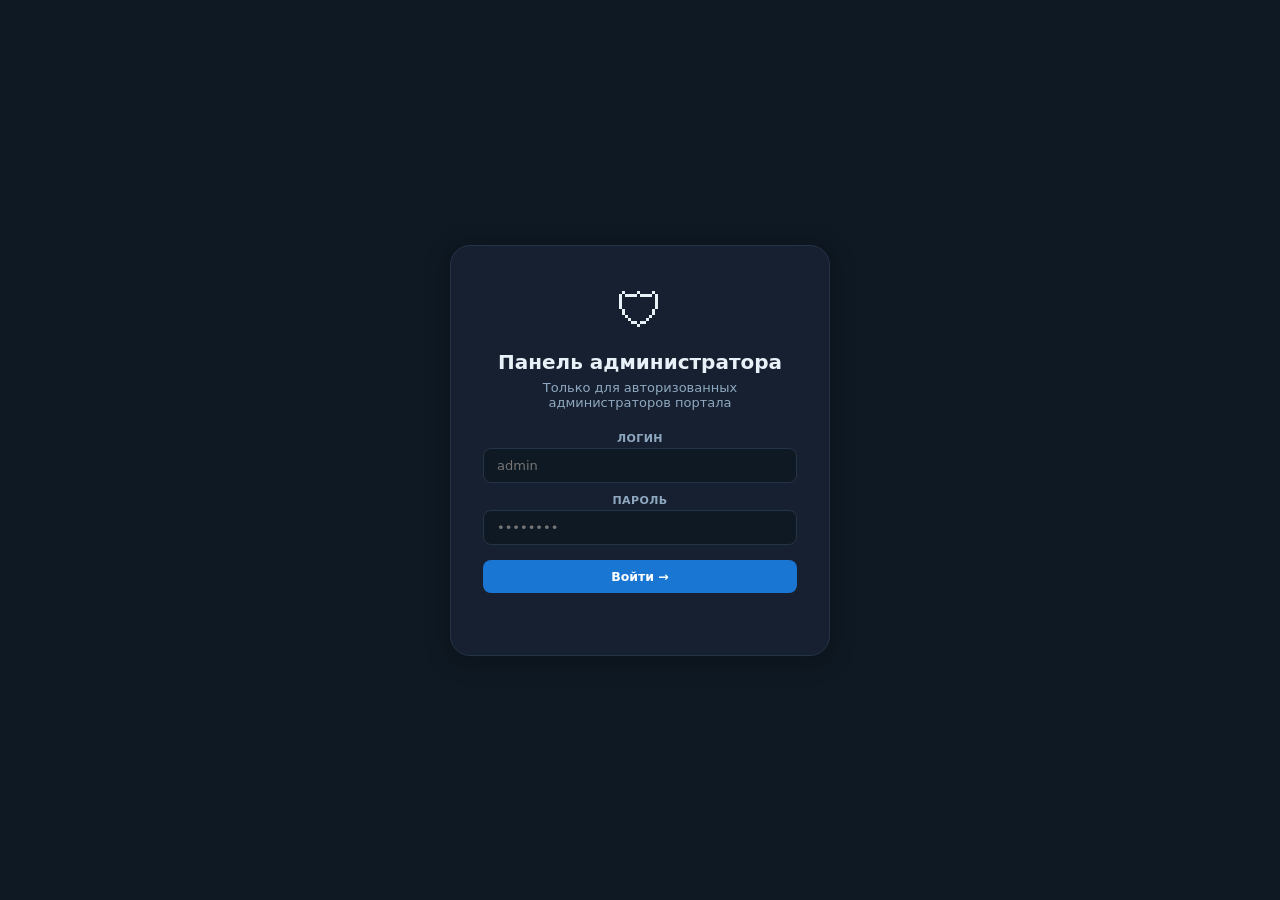
<file: admin.html>
<!DOCTYPE html>
<html lang="ru">
<head>
<meta charset="UTF-8"/>
<meta name="viewport" content="width=device-width,initial-scale=1"/>
<title>Администратор · Педагогический портал</title>
<style>
*{box-sizing:border-box;margin:0;padding:0}
:root{
  --bg:#0f1923;--bg2:#162030;--bg3:#1c2a3a;--border:#243447;
  --blue:#1976D2;--gold:#e6a817;--green:#22c55e;--red:#ef4444;
  --text:#e8f0f8;--text2:#8fa8c0;--text3:#4a6a85;
  --r:12px;--shadow:0 4px 24px rgba(0,0,0,.35);
}
body{font-family:'Segoe UI',system-ui,Arial,sans-serif;background:var(--bg);color:var(--text);min-height:100vh}

/* ── Gate ── */
#gate{display:flex;align-items:center;justify-content:center;min-height:100vh;padding:20px}
.gate-box{background:var(--bg2);border:1px solid var(--border);border-radius:20px;padding:36px 32px;width:100%;max-width:380px;text-align:center;box-shadow:var(--shadow)}
.gate-icon{font-size:3rem;margin-bottom:12px}
.gate-box h1{font-size:1.25rem;font-weight:800;margin-bottom:6px}
.gate-box p{font-size:13px;color:var(--text2);margin-bottom:22px}
.gate-err{color:var(--red);font-size:12px;margin-top:8px;min-height:18px}

/* ── Topbar ── */
#app{display:none;min-height:100vh;flex-direction:column}
.topbar{background:var(--bg2);border-bottom:1px solid var(--border);padding:0 20px;height:56px;display:flex;align-items:center;gap:12px;position:sticky;top:0;z-index:200}
.tb-logo{font-weight:800;font-size:.95rem;display:flex;align-items:center;gap:8px}
.tb-logo-icon{width:32px;height:32px;background:linear-gradient(135deg,#1976D2,#42a5f5);border-radius:9px;display:flex;align-items:center;justify-content:center;font-size:16px}
.tb-badge{background:rgba(239,68,68,.18);border:1px solid rgba(239,68,68,.4);color:#fca5a5;font-size:10px;font-weight:800;padding:2px 9px;border-radius:20px;letter-spacing:.5px}
.tb-right{margin-left:auto;display:flex;align-items:center;gap:10px;font-size:12px;color:var(--text2)}
.tb-user{display:flex;align-items:center;gap:7px}
.tb-av{width:28px;height:28px;background:linear-gradient(135deg,#1976D2,#42a5f5);border-radius:50%;display:flex;align-items:center;justify-content:center;font-weight:800;font-size:12px;color:#fff}
.btn-out{background:none;border:1px solid var(--border);color:var(--text2);padding:4px 11px;border-radius:7px;font-family:inherit;font-size:11px;font-weight:700;cursor:pointer;transition:all .2s}
.btn-out:hover{border-color:var(--red);color:#fca5a5}

/* ── Layout ── */
.layout{display:flex;flex:1;min-height:calc(100vh - 56px)}
.sidebar{width:210px;background:var(--bg2);border-right:1px solid var(--border);padding:14px 10px;flex-shrink:0;display:flex;flex-direction:column;gap:3px}
.nb{display:flex;align-items:center;gap:8px;padding:9px 11px;border-radius:9px;border:none;background:none;color:var(--text2);font-family:inherit;font-size:12.5px;font-weight:600;cursor:pointer;width:100%;text-align:left;transition:all .15s}
.nb:hover{background:var(--bg3);color:var(--text)}
.nb.on{background:rgba(25,118,210,.2);color:#64b5f6;border:1px solid rgba(25,118,210,.25)}
.nb-ic{font-size:15px;flex-shrink:0}
.nb-sep{height:1px;background:var(--border);margin:6px 2px}

/* ── Main ── */
.main{flex:1;padding:22px;overflow-x:hidden;max-width:100%}
.pg{display:none}.pg.on{display:block}
.pg-title{font-size:1.2rem;font-weight:800;margin-bottom:4px}
.pg-sub{font-size:12px;color:var(--text2);margin-bottom:22px}

/* ── Stat cards ── */
.stats{display:grid;grid-template-columns:repeat(4,1fr);gap:12px;margin-bottom:22px}
.sc{background:var(--bg2);border:1px solid var(--border);border-radius:var(--r);padding:16px 12px;text-align:center}
.sc-n{font-size:1.9rem;font-weight:800;color:#64b5f6;line-height:1}
.sc-l{font-size:11px;color:var(--text2);margin-top:4px}

/* ── Card ── */
.card{background:var(--bg2);border:1px solid var(--border);border-radius:var(--r);padding:18px;margin-bottom:14px}
.ch{font-size:12.5px;font-weight:700;color:#64b5f6;margin-bottom:13px;display:flex;align-items:center;gap:6px;justify-content:space-between}

/* ── Form ── */
.fl{display:flex;flex-direction:column;gap:3px;margin-bottom:11px}
.fl label{font-size:11px;color:var(--text2);font-weight:700;text-transform:uppercase;letter-spacing:.4px}
.fi{width:100%;padding:9px 13px;background:var(--bg);border:1.5px solid var(--border);border-radius:8px;color:var(--text);font-family:inherit;font-size:13px;outline:none;transition:border .18s}
.fi:focus{border-color:var(--blue)}
textarea.fi{resize:vertical;min-height:72px}
select.fi option{background:var(--bg2)}
.fr2{display:grid;grid-template-columns:1fr 1fr;gap:11px}

/* ── Buttons ── */
.btn{padding:9px 16px;border:none;border-radius:8px;font-family:inherit;font-size:12.5px;font-weight:700;cursor:pointer;transition:all .18s;display:inline-flex;align-items:center;gap:5px}
.bp{background:var(--blue);color:#fff}.bp:hover{background:#1565c0}
.bs{background:rgba(34,197,94,.15);color:#86efac;border:1px solid rgba(34,197,94,.3)}.bs:hover{background:rgba(34,197,94,.28)}
.bd{background:rgba(239,68,68,.12);color:#fca5a5;border:1px solid rgba(239,68,68,.25)}.bd:hover{background:rgba(239,68,68,.25)}
.bg{background:var(--bg3);color:var(--text2);border:1px solid var(--border)}.bg:hover{background:var(--border)}
.btn:disabled{opacity:.38;cursor:not-allowed}
.brow{display:flex;gap:8px;flex-wrap:wrap}

/* ── Upload zone ── */
.uzone{border:2px dashed var(--border);border-radius:var(--r);padding:28px 20px;text-align:center;cursor:pointer;transition:all .22s;background:var(--bg)}
.uzone:hover,.uzone.drag{border-color:var(--blue);background:rgba(25,118,210,.06)}
.uzone input{display:none}
.uz-ic{font-size:2.4rem;margin-bottom:8px}
.uzone h3{font-size:13px;font-weight:700;margin-bottom:4px}
.uzone p{font-size:11.5px;color:var(--text2)}
/* ── UPLOAD STEPS ── */
.steps-row{display:flex;align-items:center;margin-bottom:28px;padding:0 4px;}
.step-dot{display:flex;flex-direction:column;align-items:center;gap:4px;flex-shrink:0;}
.step-dot span{width:32px;height:32px;border-radius:50%;background:var(--bg3);border:2px solid var(--border);display:flex;align-items:center;justify-content:center;font-size:13px;font-weight:900;color:var(--text2);transition:all .3s;}
.step-dot small{font-size:10px;color:var(--text2);font-weight:700;white-space:nowrap;}
.step-dot.active span{background:var(--blue);border-color:var(--blue);color:#fff;}
.step-dot.done span{background:#4caf50;border-color:#4caf50;color:#fff;}
.step-dot.active small,.step-dot.done small{color:var(--text);}
.step-line{flex:1;height:2px;background:var(--border);margin:0 6px;margin-bottom:14px;transition:background .3s;}
.step-line.done{background:#4caf50;}

.upload-step{animation:fadeIn .25s ease;}
@keyframes fadeIn{from{opacity:0;transform:translateY(8px)}to{opacity:1;transform:none}}

.section-cards{display:grid;grid-template-columns:repeat(auto-fit,minmax(160px,1fr));gap:12px;margin:14px 0 20px;}
.sec-card{
  padding:18px 14px;border-radius:14px;border:2px solid var(--border);
  background:var(--bg2);cursor:pointer;text-align:center;transition:all .2s;
}
.sec-card:hover{border-color:var(--blue);background:rgba(25,118,210,.08);}
.sec-card.selected{border-color:var(--blue);background:rgba(25,118,210,.15);}
.sec-icon{font-size:2rem;margin-bottom:8px;}
.sec-name{font-size:14px;font-weight:900;margin-bottom:4px;}
.sec-desc{font-size:11px;color:var(--text2);line-height:1.4;}

.uzone{
  border:2px dashed var(--border);border-radius:16px;padding:36px 20px;
  text-align:center;cursor:pointer;transition:all .2s;background:var(--bg2);
  margin-bottom:16px;
}
.uzone:hover,.uzone.drag{border-color:var(--blue);background:rgba(25,118,210,.08);}

.step-nav{display:flex;gap:10px;margin-top:20px;}
.step-nav .btn{padding:10px 20px;border-radius:10px;border:1px solid var(--border);background:var(--bg2);color:var(--text2);font-family:inherit;font-size:13px;font-weight:700;cursor:pointer;}
.step-nav .btn:hover{background:var(--bg3);}

.pub-preview{
  background:var(--bg2);border:1px solid var(--border);border-radius:14px;
  padding:18px;margin-bottom:20px;display:flex;align-items:center;gap:14px;
}
.pub-prev-icon{font-size:2.5rem;flex-shrink:0;}
.pub-prev-info{}
.pub-prev-title{font-size:15px;font-weight:900;margin-bottom:4px;}
.pub-prev-meta{font-size:12px;color:var(--text2);display:flex;flex-wrap:wrap;gap:8px;}
.pub-prev-tag{background:rgba(25,118,210,.18);border:1px solid rgba(25,118,210,.3);color:#64b5f6;border-radius:6px;padding:2px 8px;font-size:11px;font-weight:700;}

.uprog{margin-top:14px;display:none}
.uprog-bar{height:6px;background:var(--bg3);border-radius:3px;overflow:hidden;margin-bottom:6px}
.uprog-fill{height:100%;background:linear-gradient(90deg,var(--blue),#42a5f5);border-radius:3px;width:0;transition:width .3s}
.uprog-txt{font-size:12px;color:var(--text2);text-align:center}

/* ── Materials list ── */
.mat-list{display:flex;flex-direction:column;gap:9px;max-height:420px;overflow-y:auto}
.mat-row{display:flex;align-items:center;gap:11px;padding:11px 13px;background:var(--bg);border:1px solid var(--border);border-radius:9px;transition:border .18s}
.mat-row:hover{border-color:var(--text3)}
.mat-ic{font-size:1.6rem;flex-shrink:0}
.mat-info{flex:1;min-width:0}
.mat-title{font-weight:700;font-size:13px;white-space:nowrap;overflow:hidden;text-overflow:ellipsis}
.mat-meta{font-size:11px;color:var(--text2);margin-top:2px}
.mat-tag{display:inline-block;background:rgba(25,118,210,.18);color:#90caf9;font-size:10px;font-weight:700;padding:2px 7px;border-radius:10px;margin-right:4px}
.mat-actions{display:flex;gap:6px;flex-shrink:0}
.empty-state{text-align:center;padding:32px;color:var(--text3);font-size:13px}

/* ── Users list ── */
.usr-list{display:flex;flex-direction:column;gap:8px;max-height:450px;overflow-y:auto}
.usr-row{display:flex;align-items:center;gap:10px;padding:10px 13px;background:var(--bg);border:1px solid var(--border);border-radius:9px}
.usr-av{width:36px;height:36px;border-radius:50%;background:linear-gradient(135deg,#003366,#1976D2);display:flex;align-items:center;justify-content:center;font-weight:800;font-size:14px;color:#fff;flex-shrink:0}
.usr-info{flex:1;min-width:0}
.usr-name{font-weight:700;font-size:13px}
.usr-meta{font-size:11px;color:var(--text2);margin-top:1px}
.role-badge{display:inline-block;font-size:10px;font-weight:800;padding:2px 8px;border-radius:10px}
.rb-admin{background:rgba(239,68,68,.18);color:#fca5a5;border:1px solid rgba(239,68,68,.3)}
.rb-teacher{background:rgba(34,197,94,.12);color:#86efac;border:1px solid rgba(34,197,94,.25)}
.usr-actions{display:flex;gap:6px;align-items:center;margin-left:auto;flex-shrink:0;}
.usr-date{font-size:11px;color:var(--text3);white-space:nowrap}

/* ── Toast ── */
.toast{position:fixed;bottom:24px;right:24px;background:var(--bg2);border:1px solid var(--border);border-radius:11px;padding:12px 18px;font-size:13px;font-weight:600;box-shadow:var(--shadow);z-index:9999;transform:translateY(80px);opacity:0;transition:all .3s;pointer-events:none;max-width:320px}
.toast.show{transform:translateY(0);opacity:1}
.toast.ok{border-color:rgba(34,197,94,.4);color:#86efac}
.toast.err{border-color:rgba(239,68,68,.4);color:#fca5a5}

/* ── Bot log ── */
.logbox{background:var(--bg);border:1px solid var(--border);border-radius:8px;padding:12px;font-family:'Courier New',monospace;font-size:11.5px;line-height:1.75;max-height:220px;overflow-y:auto}
.lr{border-bottom:1px solid rgba(36,52,71,.6);padding:1px 0}.lr:last-child{border:none}
.lt{color:#3fb950}.lc{color:#64b5f6}.le{color:#f85149}.li{color:#f0883e}

/* ── Scrollbar ── */
::-webkit-scrollbar{width:5px;height:5px}
::-webkit-scrollbar-track{background:var(--bg)}
::-webkit-scrollbar-thumb{background:var(--border);border-radius:3px}

/* ── Responsive ── */
@media(max-width:768px){
  .sidebar{display:none}
  .stats{grid-template-columns:repeat(2,1fr)}
  .fr2{grid-template-columns:1fr}
}
</style>
</head>
<body>

<!-- ═══════════════ GATE ═══════════════ -->
<div id="gate">
  <div class="gate-box">
    <div class="gate-icon">🛡</div>
    <h1>Панель администратора</h1>
    <p>Только для авторизованных администраторов портала</p>
    <div class="fl"><label>Логин</label><input class="fi" id="g-login" placeholder="admin" autocomplete="username"/></div>
    <div class="fl"><label>Пароль</label><input class="fi" type="password" id="g-pwd" placeholder="••••••••" autocomplete="current-password" onkeydown="if(event.key==='Enter')gateLogin()"/></div>
    <button class="btn bp" style="width:100%;justify-content:center;margin-top:4px" onclick="gateLogin()">Войти →</button>
    <div class="gate-err" id="gate-err"></div>
  </div>
</div>

<!-- ═══════════════ APP ═══════════════ -->
<div id="app" style="display:none;flex-direction:column">

  <!-- Topbar -->
  <div class="topbar">
    <div class="tb-logo">
      <div class="tb-logo-icon">⚙️</div>
      <span>Педагогический портал</span>
    </div>
    <span class="tb-badge">ADMIN</span>
    <div class="tb-right">
      <div class="tb-user">
        <div class="tb-av" id="tb-av">А</div>
        <span id="tb-name">Администратор</span>
      </div>
      <a href="index.html?preview=1" style="font-size:12px;color:var(--text2);text-decoration:none">🌐 Просмотр сайта</a>
      <button class="btn-out" onclick="doLogout()">Выйти</button>
    </div>
  </div>

  <div class="layout">

    <!-- Sidebar -->
    <div class="sidebar">
      <button class="nb on" data-pg="dashboard" onclick="showPg(this)"><span class="nb-ic">📊</span> Дашборд</button>
      <button class="nb" data-pg="upload" onclick="showPg(this)"><span class="nb-ic">📤</span> Опубликовать контент</button>
      <button class="nb" data-pg="materials" onclick="showPg(this)"><span class="nb-ic">📚</span> Материалы</button>
      <div class="nb-sep"></div>
      <button class="nb" data-pg="users" onclick="showPg(this)"><span class="nb-ic">👥</span> Педагоги</button>
        <button class="nb" data-pg="security" onclick="showPg(this)"><span class="nb-ic">🔒</span> Безопасность</button>
      <button class="nb" data-pg="chat" onclick="showPg(this)"><span class="nb-ic">💬</span> Чат</button>
      <div class="nb-sep"></div>
    </div>

    <!-- Main -->
    <div class="main">

      <!-- ── DASHBOARD ── -->
      <div class="pg on" id="pg-dashboard">
        <div class="pg-title">📊 Дашборд</div>
        <div class="pg-sub">Общая статистика портала в реальном времени</div>
        <div class="stats">
          <div class="sc"><div class="sc-n" id="d-users">—</div><div class="sc-l">Педагогов</div></div>
          <div class="sc"><div class="sc-n" id="d-today">—</div><div class="sc-l">Сегодня вошли</div></div>
          <div class="sc"><div class="sc-n" id="d-mats">—</div><div class="sc-l">Материалов</div></div>
          <div class="sc"><div class="sc-n" id="d-msgs">—</div><div class="sc-l">Сообщений</div></div>
        </div>
        <!-- Quick guide -->
        <div class="card" style="background:rgba(25,118,210,.08);border-color:rgba(25,118,210,.3)">
          <div class="ch" style="color:#64b5f6">🚀 Быстрый старт</div>
          <div style="font-size:13px;line-height:1.9;color:var(--text2)">
            <b style="color:var(--text)">📤 Загрузить PDF/PPTX на сайт:</b><br>
            &nbsp;&nbsp;1. Нажми «Загрузить файл» в меню слева<br>
            &nbsp;&nbsp;2. Перетащи файл или нажми на зону загрузки<br>
            &nbsp;&nbsp;3. Выбери раздел (Методичка / Презентации / Беседы)<br>
            &nbsp;&nbsp;4. Нажми «Загрузить на сайт» — файл сразу появится на главной<br>
            <br>
            <b style="color:var(--text)">📲 Telegram уведомления:</b><br>
            &nbsp;&nbsp;Приходят автоматически при каждом входе и регистрации педагога<br>
            &nbsp;&nbsp;Никаких настроек не нужно — работает само
          </div>
          <button class="btn bg" onclick="runDiag()" style="margin-top:12px">🔍 Проверить подключение к БД</button>
          <button class="btn bg" onclick="runStorageDiag()" style="margin-top:8px">📦 Проверить Storage (загрузку файлов)</button>
        </div>
        <div class="card">
          <div class="ch">📅 Последние регистрации</div>
          <div id="d-recent" class="usr-list"><div class="empty-state">Загрузка...</div></div>
        </div>
        <div class="card">
          <div class="ch">📁 Последние загруженные материалы</div>
          <div id="d-recent-mats" class="mat-list"><div class="empty-state">Загрузка...</div></div>
        </div>
      </div>

      <!-- ── UPLOAD ── -->
      <div class="pg" id="pg-upload">
        <div class="pg-title">📤 Опубликовать контент</div>
        <div class="pg-sub">Файл появится у всех педагогов сразу после публикации</div>

        <!-- STEP INDICATOR -->
        <div class="steps-row">
          <div class="step-dot active" id="sd1"><span>1</span><small>Раздел</small></div>
          <div class="step-line" id="sl1"></div>
          <div class="step-dot" id="sd2"><span>2</span><small>Файл</small></div>
          <div class="step-line" id="sl2"></div>
          <div class="step-dot" id="sd3"><span>3</span><small>Описание</small></div>
          <div class="step-line" id="sl3"></div>
          <div class="step-dot" id="sd4"><span>4</span><small>Публикация</small></div>
        </div>

        <!-- STEP 1: ВЫБОР РАЗДЕЛА -->
        <div class="upload-step" id="ustep-1">
          <div class="ch">📂 Шаг 1 — Выберите раздел</div>
          <div class="section-cards">
            <div class="sec-card" data-sec="metodichka" onclick="pickSection(this)">
              <div class="sec-icon">📚</div>
              <div class="sec-name">Методичка</div>
              <div class="sec-desc">Разработки занятий, конспекты, дидактические материалы</div>
            </div>
            <div class="sec-card" data-sec="presentations" onclick="pickSection(this)">
              <div class="sec-icon">📊</div>
              <div class="sec-name">Презентации</div>
              <div class="sec-desc">Слайды и мультимедийные материалы для занятий</div>
            </div>
            <div class="sec-card" data-sec="talks" onclick="pickSection(this)">
              <div class="sec-icon">💬</div>
              <div class="sec-name">Беседы</div>
              <div class="sec-desc">Сценарии бесед и материалы для общения с детьми</div>
            </div>
          </div>
          <button class="btn bp" id="step1-next" onclick="goStep(2)" disabled>Далее →</button>
        </div>

        <!-- STEP 2: ЗАГРУЗКА ФАЙЛА -->
        <div class="upload-step" id="ustep-2" style="display:none">
          <div class="ch">📎 Шаг 2 — Загрузите файл</div>
          <div class="uzone" id="uzone"
            onclick="document.getElementById('ufile').click()"
            ondragover="event.preventDefault();this.classList.add('drag')"
            ondragleave="this.classList.remove('drag')"
            ondrop="dropFile(event)">
            <input type="file" id="ufile" accept=".pdf,.pptx,.ppt,.docx,.doc" style="display:none" onchange="fileSelected(this.files[0])"/>
            <div id="uz-idle">
              <div style="font-size:3rem;margin-bottom:10px">📎</div>
              <div style="font-weight:800;font-size:15px;margin-bottom:6px">Перетащите файл сюда</div>
              <div style="font-size:12px;color:var(--text2)">или нажмите для выбора · PDF, PPTX, DOCX до 50 МБ</div>
            </div>
            <div id="uz-selected" style="display:none">
              <div id="uz-ic" style="font-size:2.5rem;margin-bottom:8px">📄</div>
              <div id="uz-title" style="font-weight:800;font-size:14px;word-break:break-all;"></div>
              <div id="uz-sub" style="font-size:12px;color:var(--text2);margin-top:4px"></div>
              <button class="btn bg" style="margin-top:10px;font-size:11px;padding:5px 14px" onclick="event.stopPropagation();clearFile()">✕ Другой файл</button>
            </div>
          </div>
          <div class="step-nav">
            <button class="btn" onclick="goStep(1)">← Назад</button>
            <button class="btn bp" id="step2-next" onclick="goStep(3)" disabled>Далее →</button>
          </div>
        </div>

        <!-- STEP 3: ОПИСАНИЕ -->
        <div class="upload-step" id="ustep-3" style="display:none">
          <div class="ch">✏️ Шаг 3 — Название и описание</div>
          <div class="fl"><label>Название материала *</label>
            <input class="fi" id="u-title" placeholder="Напр.: Занятие «Мой город»" oninput="checkStep3()"/>
          </div>
          <div class="fl"><label>Описание <span style="color:var(--text2);font-weight:400">(необязательно)</span></label>
            <textarea class="fi" id="u-desc" rows="3" placeholder="Краткое описание содержания..." style="resize:vertical"></textarea>
          </div>
          <div class="step-nav">
            <button class="btn" onclick="goStep(2)">← Назад</button>
            <button class="btn bp" id="step3-next" onclick="goStep(4)" disabled>Далее →</button>
          </div>
        </div>

        <!-- STEP 4: ПОДТВЕРЖДЕНИЕ + ЗАГРУЗКА -->
        <div class="upload-step" id="ustep-4" style="display:none">
          <div class="ch">🚀 Шаг 4 — Публикация</div>

          <!-- Preview card -->
          <div class="pub-preview" id="pub-preview"></div>

          <!-- Progress (hidden until upload) -->
          <div class="uprog" id="uprog" style="display:none">
            <div class="uprog-bar"><div class="uprog-fill" id="uprog-fill"></div></div>
            <div class="uprog-txt" id="uprog-txt">Загрузка файла...</div>
          </div>

          <!-- Success -->
          <div id="pub-success" style="display:none;text-align:center;padding:20px 0">
            <div style="font-size:3rem;margin-bottom:10px">✅</div>
            <div style="font-size:16px;font-weight:900;color:#4caf50;margin-bottom:6px">Опубликовано!</div>
            <div style="font-size:13px;color:var(--text2);margin-bottom:16px">Файл появился в разделе у всех педагогов</div>
            <button class="btn bp" onclick="resetUpload()">📤 Опубликовать ещё</button>
          </div>

          <div class="step-nav" id="step4-nav">
            <button class="btn" onclick="goStep(3)">← Назад</button>
            <button class="btn bp" id="u-submit" onclick="uploadMaterial()">🚀 Опубликовать!</button>
          </div>
        </div>

      </div>

      <!-- ── MATERIALS ── -->
      <div class="pg" id="pg-materials">
        <div class="pg-title">📚 Материалы</div>
        <div class="pg-sub">Все загруженные файлы · нажмите корзину для удаления</div>
        <div class="card">
          <div class="ch">
            Фильтр по разделу
            <div class="brow">
              <button class="btn bg" style="font-size:11px;padding:5px 11px" onclick="loadMaterials('all')">Все</button>
              <button class="btn bg" style="font-size:11px;padding:5px 11px" onclick="loadMaterials('metodichka')">Методичка</button>
              <button class="btn bg" style="font-size:11px;padding:5px 11px" onclick="loadMaterials('presentations')">Презентации</button>
              <button class="btn bg" style="font-size:11px;padding:5px 11px" onclick="loadMaterials('talks')">Беседы</button>
            </div>
          </div>
          <div id="mat-list" class="mat-list"><div class="empty-state">Загрузка...</div></div>
        </div>
      </div>

      <!-- ── USERS ── -->
      <div class="pg" id="pg-users">
        <div class="pg-title">👥 Педагоги</div>
        <div class="pg-sub">Список всех зарегистрированных пользователей</div>
        <div class="card">
          <div class="ch">
            <span id="users-count">Загрузка...</span>
            <button class="btn bg" style="font-size:11px;padding:5px 11px" onclick="loadUsers()">🔄 Обновить</button>
          </div>
          <div id="users-list" class="usr-list"><div class="empty-state">Загрузка...</div></div>
        </div>
      </div>

      <!-- ── CHAT ── -->
      <div class="pg" id="pg-chat">
        <div class="pg-title">💬 Чат педагогов</div>
        <div class="pg-sub">Модерация сообщений — можно удалять неуместные</div>
        <div class="card">
          <div class="ch">
            <span id="chat-count">Сообщений: —</span>
            <button class="btn bd" style="font-size:11px;padding:5px 11px" onclick="if(confirm('Удалить ВСЕ сообщения?'))clearChat()">🗑 Очистить чат</button>
          </div>
          <div id="chat-list" class="mat-list"><div class="empty-state">Загрузка...</div></div>
        </div>
      </div>


      <!-- ── SECURITY LOG ── -->
      <div class="pg" id="pg-security">
        <div class="pg-title">🔒 Безопасность</div>
        <div class="pg-sub">Попытки входа, блокировки, лог сессий</div>
        <div class="dash-cards" style="margin-bottom:20px">
          <div class="dc"><div class="dc-n" id="sec-failed">—</div><div class="dc-l">Неудачных попыток (7д)</div></div>
          <div class="dc"><div class="dc-n" id="sec-blocks">—</div><div class="dc-l">Активных блокировок</div></div>
          <div class="dc"><div class="dc-n" id="sec-sessions">—</div><div class="dc-l">Входов сегодня</div></div>
        </div>
        <div class="card">
          <div class="ch" style="display:flex;align-items:center;justify-content:space-between">
            <span>📋 Попытки входа (50 последних)</span>
            <button class="btn bg" style="font-size:11px;padding:5px 12px" onclick="loadSecurityLog()">🔄</button>
          </div>
          <div id="sec-attempts-list" class="mat-list"><div class="empty-state">Загрузка...</div></div>
        </div>
        <div class="card" style="margin-top:16px">
          <div class="ch" style="display:flex;align-items:center;justify-content:space-between">
            <span>🚫 Активные блокировки</span>
            <button class="btn bd" style="font-size:11px;padding:5px 12px" onclick="unblockAll()">Снять все</button>
          </div>
          <div id="sec-blocks-list" class="mat-list"><div class="empty-state">Загрузка...</div></div>
        </div>
        <div class="card" style="margin-top:16px">
          <div class="ch">✅ Успешные входы (30 последних)</div>
          <div id="sec-sessions-list" class="mat-list"><div class="empty-state">Загрузка...</div></div>
        </div>
      </div>

    </div><!-- /main -->
  </div><!-- /layout -->
</div><!-- /app -->

<div class="toast" id="toast"></div>

<script src="session.js"></script>
<script src="security.js"></script>
<script>
const SB_URL  = 'https://ljtogliylpubvkckpwyv.supabase.co';
const SB_ANON = 'eyJhbGciOiJIUzI1NiIsInR5cCI6IkpXVCJ9.eyJpc3MiOiJzdXBhYmFzZSIsInJlZiI6ImxqdG9nbGl5bHB1YnZrY2twd3l2Iiwicm9sZSI6ImFub24iLCJpYXQiOjE3NzMxNzEzODQsImV4cCI6MjA4ODc0NzM4NH0.91EQ_EEfi8X09Vm0jmH12_35R6tf0BwtTGoX3K5lgfc';
const TG_TOKEN = '8222635506:AAGalT-Y-31jQ6VWKZHBcqqmeGc27M_c1Lk';
const TG_ADMIN = '8129422076';
// SESSION_KEY удалён — используем session.js

let adminUser = null;
let selectedFile = null;

/* ══ SHA-256 ══ */
async function sha256(str) {
  const buf = await crypto.subtle.digest('SHA-256', new TextEncoder().encode('sko_pedagog_2025_' + str));
  return Array.from(new Uint8Array(buf)).map(b=>b.toString(16).padStart(2,'0')).join('');
}

/* ══ GATE LOGIN ══ */
async function gateLogin() {
  const login = document.getElementById('g-login').value.trim().toLowerCase();
  const pwd   = document.getElementById('g-pwd').value;
  const errEl = document.getElementById('gate-err');
  if (!login || !pwd) { errEl.textContent = '⚠ Введите логин и пароль'; return; }

  // Check session first (Supabase)
  const sess = await SESSION.getUser();
  if (sess?.role === 'admin') { adminUser = sess; initApp(); return; }

  // ── SECURITY: блокировка брутфорса ──
  const block = await SEC.isBlocked(login);
  if (block) {
    errEl.textContent = `🔒 Заблокировано на ${block.mins} мин. Слишком много попыток.`;
    return;
  }

  // Query Supabase
  try {
    const rows = await sb(`pedagog_users?login=eq.${encodeURIComponent(login)}&limit=1&select=id,login,name,password_hash,pin_hash,role`);
    if (!rows?.length) {
      await SEC.recordAttempt(login, false, 'admin_password');
      await SEC.checkAndBlock(login);
      errEl.textContent = '⚠ Пользователь не найден'; return;
    }
    const u = rows[0];
    if (u.role !== 'admin') {
      await SEC.recordAttempt(login, false, 'admin_role');
      errEl.textContent = '⛔ Нет прав администратора'; return;
    }
    const pwHash = await sha256(pwd);
    if (u.password_hash !== pwHash) {
      await SEC.recordAttempt(login, false, 'admin_password');
      const res = await SEC.checkAndBlock(login);
      const warn = res.blocked ? ' 🔒 Заблокировано!' : res.remaining<=2 ? ` (попыток: ${res.remaining})` : '';
      errEl.textContent = '⚠ Неверный пароль' + warn; return;
    }
    adminUser = { id: u.id, login: u.login, name: u.name, role: 'admin' };
    // ── SESSION: Supabase сессия вместо localStorage ──
    await SESSION.createSession(adminUser);
    SEC.recordSession(u.id, u.name, u.login);
    SEC.localClear(login);
    initApp();
  } catch(e) { errEl.textContent = '⚠ Ошибка: ' + e.message; }
}

function initApp() {
  document.getElementById('gate').style.display = 'none';
  document.getElementById('app').style.display = 'flex';
  document.getElementById('tb-name').textContent = adminUser.name;
  document.getElementById('tb-av').textContent = adminUser.name.charAt(0).toUpperCase();
  loadDashboard();
}

async function doLogout() {
  await SESSION.destroySession();
  window.location.replace('auth.html');
}

/* ══ AUTO-LOGIN IF SESSION ══ */
window.addEventListener('DOMContentLoaded', async () => {
  const user = await SESSION.getUser();
  if (user?.role === 'admin') {
    adminUser = user;
    initApp();
  }
  // Если есть токен но нет пользователя — покажем форму (уже отображена по умолчанию)
});

/* ══ SUPABASE ══ */
async function sb(path, opts = {}) {
  const r = await fetch(`${SB_URL}/rest/v1/${path}`, {
    headers: { 'apikey': SB_ANON, 'Authorization': 'Bearer ' + SB_ANON,
               'Content-Type': 'application/json', 'Prefer': 'return=representation', ...(opts.headers||{}) },
    ...opts
  });
  if (!r.ok) { const e = await r.json().catch(()=>{}); throw new Error(e?.message || r.statusText); }
  return r.json().catch(() => null);
}
async function sbCount(table) {
  const r = await fetch(`${SB_URL}/rest/v1/${table}?select=id`, {
    headers: { 'apikey': SB_ANON, 'Authorization': 'Bearer ' + SB_ANON, 'Prefer': 'count=exact', 'Range': '0-0' }
  });
  return parseInt(r.headers.get('Content-Range')?.split('/')?.[1] || '0');
}

/* ══ NAV ══ */
function showPg(btn) {
  document.querySelectorAll('.nb').forEach(b => b.classList.remove('on'));
  document.querySelectorAll('.pg').forEach(p => p.classList.remove('on'));
  if (pg === 'security') setTimeout(loadSecurityLog, 100);
  btn.classList.add('on');
  document.getElementById('pg-' + btn.dataset.pg).classList.add('on');
  // Lazy load
  const pg = btn.dataset.pg;
  if (pg === 'materials') loadMaterials('all');
  if (pg === 'users') loadUsers();
  if (pg === 'chat') loadChat();
}

/* ══ DASHBOARD ══ */
async function runDiag() {
  toast('Проверяю...', 'ok');
  const tests = [
    { name: 'pedagog_users',     path: 'pedagog_users?select=id&limit=1' },
    { name: 'pedagog_materials', path: 'pedagog_materials?select=id&limit=1' },
    { name: 'chat_messages',     path: 'chat_messages?select=id&limit=1' },
  ];
  let results = '🔍 Диагностика БД:\n';
  for (const t of tests) {
    try {
      const r = await fetch(`${SB_URL}/rest/v1/${t.path}`, {
        headers: { 'apikey': SB_ANON, 'Authorization': 'Bearer ' + SB_ANON }
      });
      results += r.ok ? `✅ ${t.name}\n` : `❌ ${t.name}: ${r.status} ${r.statusText}\n`;
    } catch(e) { results += `❌ ${t.name}: ${e.message}\n`; }
  }
  alert(results);
}

async function runStorageDiag() {
  toast('Проверяю Storage...', 'ok');
  const results = [];

  // 1. Check bucket exists and is accessible
  try {
    const r = await fetch(`${SB_URL}/storage/v1/bucket/pedagog-files`, {
      headers: { 'apikey': SB_ANON, 'Authorization': 'Bearer ' + SB_ANON }
    });
    const data = await r.json().catch(() => ({}));
    if (r.ok) results.push('✅ Bucket "pedagog-files" доступен (public: ' + data.public + ')');
    else results.push('❌ Bucket: ' + (data.message || r.status));
  } catch(e) { results.push('❌ Bucket недоступен: ' + e.message); }

  // 2. Try uploading a tiny test file
  try {
    const testBlob = new Blob(['test'], { type: 'text/plain' });
    const testPath = 'test/diag_' + Date.now() + '.txt';
    const r = await fetch(`${SB_URL}/storage/v1/object/pedagog-files/${testPath}`, {
      method: 'POST',
      headers: { 'apikey': SB_ANON, 'Authorization': 'Bearer ' + SB_ANON, 'Content-Type': 'text/plain' },
      body: testBlob
    });
    if (r.ok) {
      results.push('✅ Тестовый файл загружен успешно');
      // Delete test file
      await fetch(`${SB_URL}/storage/v1/object/pedagog-files/${testPath}`, {
        method: 'DELETE',
        headers: { 'apikey': SB_ANON, 'Authorization': 'Bearer ' + SB_ANON }
      });
      results.push('✅ Удаление файлов работает');
    } else {
      const e = await r.json().catch(() => ({}));
      results.push('❌ Загрузка не работает: ' + (e.message || r.status));
      results.push('💡 Совет: В Supabase → Storage → Policies добавьте политику INSERT для bucket');
    }
  } catch(e) { results.push('❌ Ошибка теста загрузки: ' + e.message); }

  // 3. Check public URL access
  try {
    const r = await fetch(`${SB_URL}/storage/v1/object/public/pedagog-files/`, { method: 'HEAD' });
    results.push(r.status < 500 ? '✅ Публичный доступ к файлам работает' : '⚠ Публичный доступ: статус ' + r.status);
  } catch(e) { results.push('⚠ Публичный доступ: ' + e.message); }

  alert('📦 Диагностика Storage:\n\n' + results.join('\n'));
}

async function loadDashboard() {
  try {
    const [users, mats, msgs] = await Promise.all([
      sbCount('pedagog_users'),
      sbCount('pedagog_materials'),
      sbCount('chat_messages')
    ]);
    document.getElementById('d-users').textContent = users;
    document.getElementById('d-mats').textContent  = mats;
    document.getElementById('d-msgs').textContent  = msgs;

    // Today's logins — approximate by recent users created today
    const today = new Date(); today.setHours(0,0,0,0);
    const todayUsers = await sb(`pedagog_users?created_at=gte.${today.toISOString()}&select=id`);
    document.getElementById('d-today').textContent = todayUsers?.length ?? 0;

    // Recent users
    const recent = await sb('pedagog_users?select=id,login,name,role,created_at&order=created_at.desc&limit=5');
    document.getElementById('d-recent').innerHTML = recent?.length
      ? recent.map(u => userRow(u)).join('') : '<div class="empty-state">Нет данных</div>';

    // Recent materials
    const recentMats = await sb('pedagog_materials?select=*&order=created_at.desc&limit=5');
    document.getElementById('d-recent-mats').innerHTML = recentMats?.length
      ? recentMats.map(m => matRow(m, false)).join('') : '<div class="empty-state">Материалов ещё нет</div>';
  } catch(e) { toast('Ошибка загрузки дашборда: ' + e.message, 'err'); }
}

/* ══ UPLOAD — ПОШАГОВЫЙ ФЛОУ ══ */
let selectedFile = null;
let uploadSection = null;
let uploadStep = 1;

function pickSection(el) {
  document.querySelectorAll('.sec-card').forEach(c => c.classList.remove('selected'));
  el.classList.add('selected');
  uploadSection = el.dataset.sec;
  document.getElementById('step1-next').disabled = false;
}

function goStep(n) {
  // Validate before moving forward
  if (n === 3 && !selectedFile) { toast('Сначала выберите файл', 'err'); return; }
  if (n === 4) {
    const t = document.getElementById('u-title').value.trim();
    if (!t) { toast('Введите название', 'err'); document.getElementById('u-title').focus(); return; }
    buildPreview();
  }

  // Hide all steps
  document.querySelectorAll('.upload-step').forEach(s => s.style.display = 'none');
  document.getElementById('ustep-' + n).style.display = 'block';
  uploadStep = n;
  updateStepDots(n);
}

function updateStepDots(active) {
  for (let i = 1; i <= 4; i++) {
    const dot = document.getElementById('sd' + i);
    const line = document.getElementById('sl' + i);
    dot.classList.remove('active','done');
    if (i < active) { dot.classList.add('done'); }
    else if (i === active) { dot.classList.add('active'); }
    if (line) line.classList.toggle('done', i < active);
  }
}

function dropFile(e) {
  e.preventDefault();
  document.getElementById('uzone').classList.remove('drag');
  const file = e.dataTransfer.files[0];
  if (file) fileSelected(file);
}

function fileSelected(file) {
  if (!file) return;
  const allowed = ['application/pdf',
    'application/vnd.ms-powerpoint',
    'application/vnd.openxmlformats-officedocument.presentationml.presentation',
    'application/msword',
    'application/vnd.openxmlformats-officedocument.wordprocessingml.document'];
  if (!allowed.includes(file.type) && !file.name.match(/\.(pdf|pptx?|docx?)$/i)) {
    toast('⚠ Только PDF, PPTX или DOCX', 'err'); return;
  }
  if (file.size > 50 * 1024 * 1024) { toast('⚠ Файл больше 50 МБ', 'err'); return; }

  selectedFile = file;
  const icons = { pdf:'📄', ppt:'📊', pptx:'📊', doc:'📝', docx:'📝' };
  const ext = file.name.split('.').pop().toLowerCase();

  document.getElementById('uz-idle').style.display = 'none';
  document.getElementById('uz-selected').style.display = 'block';
  document.getElementById('uz-ic').textContent = icons[ext] || '📎';
  document.getElementById('uz-title').textContent = file.name;
  document.getElementById('uz-sub').textContent = (file.size / 1024 / 1024).toFixed(2) + ' МБ';
  document.getElementById('step2-next').disabled = false;

  // Auto-fill title
  const nameWithout = file.name.replace(/\.[^.]+$/, '').replace(/[_-]/g, ' ');
  document.getElementById('u-title').value = nameWithout.charAt(0).toUpperCase() + nameWithout.slice(1);
  document.getElementById('step3-next').disabled = false;
}

function clearFile() {
  selectedFile = null;
  document.getElementById('ufile').value = '';
  document.getElementById('uz-idle').style.display = 'block';
  document.getElementById('uz-selected').style.display = 'none';
  document.getElementById('step2-next').disabled = true;
}

function checkStep3() {
  const t = document.getElementById('u-title').value.trim();
  document.getElementById('step3-next').disabled = !t;
}

function buildPreview() {
  const title   = document.getElementById('u-title').value.trim();
  const ext     = selectedFile.name.split('.').pop().toLowerCase();
  const icons   = { pdf:'📄', ppt:'📊', pptx:'📊', doc:'📝', docx:'📝' };
  const secName = { metodichka:'📚 Методичка', presentations:'📊 Презентации', talks:'💬 Беседы' }[uploadSection];
  const size    = (selectedFile.size / 1024 / 1024).toFixed(2) + ' МБ';

  document.getElementById('pub-preview').innerHTML = `
    <div class="pub-prev-icon">${icons[ext]||'📎'}</div>
    <div class="pub-prev-info">
      <div class="pub-prev-title">${esc(title)}</div>
      <div class="pub-prev-meta">
        <span class="pub-prev-tag">${ext.toUpperCase()}</span>
        <span class="pub-prev-tag">${secName}</span>
        <span style="color:var(--text2)">${esc(selectedFile.name)}</span>
        <span style="color:var(--text2)">${size}</span>
      </div>
    </div>`;
}

async function uploadMaterial() {
  if (!selectedFile || !uploadSection) return;
  const title = document.getElementById('u-title').value.trim();
  const desc  = document.getElementById('u-desc').value.trim();
  if (!title) { toast('Введите название', 'err'); return; }

  const submitBtn = document.getElementById('u-submit');
  const nav = document.getElementById('step4-nav');
  submitBtn.disabled = true;
  submitBtn.textContent = '⏳ Загружаем...';

  const prog  = document.getElementById('uprog');
  const fill  = document.getElementById('uprog-fill');
  const ptxt  = document.getElementById('uprog-txt');
  prog.style.display = 'block';

  try {
    // 1. Upload to Supabase Storage
    ptxt.textContent = 'Загрузка файла в хранилище...';
    fill.style.width = '20%';

    const ext = selectedFile.name.split('.').pop().toLowerCase();
    // Транслит + только ASCII для Storage
    const _translit = (s) => {
      const map = {'а':'a','б':'b','в':'v','г':'g','д':'d','е':'e','ё':'yo','ж':'zh','з':'z','и':'i','й':'j','к':'k','л':'l','м':'m','н':'n','о':'o','п':'p','р':'r','с':'s','т':'t','у':'u','ф':'f','х':'h','ц':'ts','ч':'ch','ш':'sh','щ':'sch','ъ':'','ы':'y','ь':'','э':'e','ю':'yu','я':'ya'};
      return s.toLowerCase().split('').map(c => map[c] || c).join('').replace(/[^a-z0-9._-]/g,'_').replace(/_+/g,'_');
    };
    const _nameParts = selectedFile.name.split('.');
    const _ext2 = _nameParts.pop();
    const safeName = Date.now() + '_' + _translit(_nameParts.join('.')) + '.' + _ext2;
    const storagePath = uploadSection + '/' + safeName;

    const uploadRes = await fetch(`${SB_URL}/storage/v1/object/pedagog-files/${storagePath}`, {
      method: 'POST',
      headers: {
        'apikey': SB_ANON,
        'Authorization': 'Bearer ' + SB_ANON,
        'Content-Type': selectedFile.type || 'application/octet-stream'
      },
      body: selectedFile
    });

    fill.style.width = '60%';
    ptxt.textContent = 'Сохранение в базу данных...';

    if (!uploadRes.ok) {
      const e = await uploadRes.json().catch(() => ({}));
      throw new Error(e.message || 'Ошибка загрузки файла в хранилище');
    }

    // 2. Save metadata to DB
    const fileUrl = `${SB_URL}/storage/v1/object/public/pedagog-files/${storagePath}`;

    await sb('pedagog_materials', {
      method: 'POST',
      body: JSON.stringify({
        title,
        description: desc,
        section: uploadSection,
        file_url: fileUrl,
        file_name: selectedFile.name,
        file_type: ext,
        uploaded_by: adminUser?.name || 'admin'
      })
    });

    fill.style.width = '100%';
    ptxt.textContent = '✓ Готово!';

    // 3. Telegram notify
    const secName = { metodichka:'Методичка', presentations:'Презентации', talks:'Беседы' }[uploadSection] || uploadSection;
    tgSend(`📁 <b>Новый материал опубликован</b>\n━━━━━━━━━━━━\n📌 <b>${title}</b>\n📂 Раздел: ${secName}\n📎 ${selectedFile.name}\n👤 ${adminUser?.name||'admin'}`);

    // 4. Show success
    setTimeout(() => {
      prog.style.display = 'none';
      nav.style.display = 'none';
      document.getElementById('pub-success').style.display = 'block';
      loadDashboard();
    }, 700);

  } catch(e) {
    prog.style.display = 'none';
    submitBtn.disabled = false;
    submitBtn.textContent = '🚀 Опубликовать!';
    toast('Ошибка: ' + e.message, 'err');
  }
}

function resetUpload() {
  selectedFile = null;
  uploadSection = null;
  uploadStep = 1;
  document.getElementById('ufile').value = '';
  document.getElementById('u-title').value = '';
  document.getElementById('u-desc').value = '';
  document.getElementById('u-submit').disabled = false;
  document.getElementById('u-submit').textContent = '🚀 Опубликовать!';
  document.getElementById('step4-nav').style.display = 'flex';
  document.getElementById('pub-success').style.display = 'none';
  document.getElementById('uprog').style.display = 'none';
  document.getElementById('uprog-fill').style.width = '0';
  document.getElementById('step1-next').disabled = true;
  document.getElementById('step2-next').disabled = true;
  document.getElementById('step3-next').disabled = true;
  document.getElementById('uz-idle').style.display = 'block';
  document.getElementById('uz-selected').style.display = 'none';
  document.querySelectorAll('.sec-card').forEach(c => c.classList.remove('selected'));
  document.querySelectorAll('.upload-step').forEach(s => s.style.display = 'none');
  document.getElementById('ustep-1').style.display = 'block';
  updateStepDots(1);
}

/* ══ MATERIALS ══ */
async function loadMaterials(filter) {
  const el = document.getElementById('mat-list');
  el.innerHTML = '<div class="empty-state">Загрузка...</div>';
  try {
    const q = filter === 'all'
      ? 'pedagog_materials?select=*&order=created_at.desc&limit=100'
      : `pedagog_materials?section=eq.${filter}&select=*&order=created_at.desc&limit=100`;
    const rows = await sb(q);
    el.innerHTML = rows?.length
      ? rows.map(m => matRow(m, true)).join('')
      : '<div class="empty-state">📭 Материалов нет</div>';
  } catch(e) { el.innerHTML = `<div class="empty-state">Ошибка: ${e.message}</div>`; }
}

function matRow(m, showDelete) {
  const icons = { pdf:'📄', pptx:'📊', ppt:'📊', docx:'📝', doc:'📝' };
  const ic = icons[m.file_type] || '📎';
  const d = new Date(m.created_at).toLocaleDateString('ru-RU', { day:'2-digit', month:'2-digit', year:'numeric' });
  return `<div class="mat-row" id="mat-${m.id}">
    <div class="mat-ic">${ic}</div>
    <div class="mat-info">
      <div class="mat-title">${m.title}</div>
      <div class="mat-meta">
        <span class="mat-tag">${sectionName(m.section)}</span>
        ${m.file_name ? `<span style="color:var(--text3)">${m.file_name}</span>` : ''}
        · ${d} · ${m.uploaded_by}
      </div>
    </div>
    <div class="mat-actions">
      ${m.file_url ? `<a href="${m.file_url}" target="_blank" class="btn bg" style="font-size:11px;padding:5px 10px;text-decoration:none">⬇ Скачать</a>` : ''}
      ${showDelete ? `<button class="btn bd" style="font-size:11px;padding:5px 10px" onclick="deleteMaterial('${m.id}','${(m.file_url||'').replace(/'/g,"\\'")}')">🗑</button>` : ''}
    </div>
  </div>`;
}

async function deleteMaterial(id, fileUrl) {
  if (!confirm('Удалить этот материал?')) return;
  try {
    // Delete from DB
    await sb(`pedagog_materials?id=eq.${id}`, { method: 'DELETE' });
    // Try delete from Storage too
    if (fileUrl) {
      const path = fileUrl.split('/object/public/pedagog-files/')[1];
      if (path) await fetch(`${SB_URL}/storage/v1/object/pedagog-files/${path}`, {
        method: 'DELETE',
        headers: { 'apikey': SB_ANON, 'Authorization': 'Bearer ' + SB_ANON }
      });
    }
    document.getElementById('mat-' + id)?.remove();
    toast('🗑 Материал удалён', 'ok');
  } catch(e) { toast('Ошибка: ' + e.message, 'err'); }
}

/* ══ USERS ══ */
async function loadUsers() {
  const el = document.getElementById('users-list');
  el.innerHTML = '<div class="empty-state">Загрузка...</div>';
  try {
    const rows = await sb('pedagog_users?select=id,login,name,role,created_at&order=created_at.desc&limit=100');
    document.getElementById('users-count').textContent = `Педагогов: ${rows?.length ?? 0}`;
    el.innerHTML = rows?.length
      ? rows.map(u => userRow(u)).join('')
      : '<div class="empty-state">Нет пользователей</div>';
  } catch(e) { el.innerHTML = `<div class="empty-state">Ошибка: ${e.message}</div>`; }
}

function userRow(u) {
  const d = new Date(u.created_at).toLocaleDateString('ru-RU', { day:'2-digit', month:'2-digit', year:'numeric' });
  const isAdmin = u.role === 'admin';
  const isSelf  = u.id === adminUser?.id;
  return `<div class="usr-row" id="usr-row-${u.id}">
    <div class="usr-av">${(u.name||'?').charAt(0).toUpperCase()}</div>
    <div class="usr-info">
      <div class="usr-name">${u.name} <span class="role-badge ${isAdmin?'rb-admin':'rb-teacher'}">${isAdmin?'ADMIN':'педагог'}</span></div>
      <div class="usr-meta">@${u.login || '—'} · ${d}</div>
    </div>
    <div class="usr-actions">
      ${!isSelf ? `
        <button class="btn bg" style="font-size:11px;padding:5px 10px"
          onclick="toggleRole('${u.id}','${u.role}','${u.name}')">
          ${isAdmin ? '👤 → Педагог' : '🔑 → Админ'}
        </button>
        <button class="btn bd" style="font-size:11px;padding:5px 10px"
          onclick="deleteUser('${u.id}','${u.name}')">🗑</button>
      ` : '<span style="font-size:11px;color:var(--text2)">это вы</span>'}
    </div>
  </div>`;
}

async function toggleRole(id, currentRole, name) {
  const newRole = currentRole === 'admin' ? 'teacher' : 'admin';
  if (!confirm(`Сменить роль "${name}" на "${newRole === 'admin' ? 'ADMIN' : 'педагог'}"?`)) return;
  try {
    await sb(`pedagog_users?id=eq.${id}`, {
      method: 'PATCH',
      body: JSON.stringify({ role: newRole })
    });
    toast(`✅ Роль изменена: ${name} → ${newRole}`, 'ok');
    loadUsers();
  } catch(e) { toast('Ошибка: ' + e.message, 'err'); }
}

async function deleteUser(id, name) {
  if (!confirm(`Удалить педагога "${name}"? Это действие необратимо.`)) return;
  try {
    await sb(`pedagog_users?id=eq.${id}`, { method: 'DELETE' });
    document.getElementById('usr-row-' + id)?.remove();
    toast(`🗑 Педагог "${name}" удалён`, 'ok');
    loadDashboard();
  } catch(e) { toast('Ошибка: ' + e.message, 'err'); }
}

/* ══ CHAT ══ */
async function loadChat() {
  const el = document.getElementById('chat-list');
  el.innerHTML = '<div class="empty-state">Загрузка...</div>';
  try {
    const rows = await sb('chat_messages?select=*&order=created_at.desc&limit=100');
    document.getElementById('chat-count').textContent = `Сообщений: ${rows?.length ?? 0}`;
    el.innerHTML = rows?.length
      ? rows.map(m => {
          const d = new Date(m.created_at).toLocaleString('ru-RU', { day:'2-digit', month:'2-digit', hour:'2-digit', minute:'2-digit' });
          return `<div class="mat-row" id="msg-${m.id}">
            <div class="mat-info">
              <div class="mat-title">${m.user_name}: <span style="font-weight:400">${m.text}</span></div>
              <div class="mat-meta">${d}</div>
            </div>
            <div class="mat-actions">
              <button class="btn bd" style="font-size:11px;padding:5px 10px" onclick="deleteMsg(${m.id})">🗑</button>
            </div>
          </div>`;
        }).join('')
      : '<div class="empty-state">Сообщений нет</div>';
  } catch(e) { el.innerHTML = `<div class="empty-state">Ошибка: ${e.message}</div>`; }
}

async function deleteMsg(id) {
  try {
    await sb(`chat_messages?id=eq.${id}`, { method: 'DELETE' });
    document.getElementById('msg-' + id)?.remove();
  } catch(e) { toast('Ошибка: ' + e.message, 'err'); }
}

async function clearChat() {
  try {
    await sb('chat_messages', { method: 'DELETE', headers: { 'Accept': 'application/json' } });
    loadChat();
    toast('💬 Чат очищен', 'ok');
  } catch(e) { toast('Ошибка: ' + e.message, 'err'); }
}

/* ══ TELEGRAM BOT ══ */
async function tgApi(method, body = {}) {
  const r = await fetch(`https://api.telegram.org/bot${TG_TOKEN}/${method}`, {
    method: 'POST', headers: { 'Content-Type': 'application/json' },
    body: JSON.stringify(body)
  });
  return r.json();
}

async function tgSend(text) {
  return tgApi('sendMessage', { chat_id: TG_ADMIN, text, parse_mode: 'HTML' });
}


/* ══ TOAST ══ */
let toastTimer = null;
function toast(msg, type = 'ok') {
  const el = document.getElementById('toast');
  el.textContent = msg; el.className = `toast show ${type}`;
  clearTimeout(toastTimer);
  toastTimer = setTimeout(() => el.classList.remove('show'), 3500);
}
function esc(s){return String(s||"").replace(/&/g,"&amp;").replace(/</g,"&lt;").replace(/>/g,"&gt;");}

/* ══ SECURITY LOG ══ */
async function loadSecurityLog() {
  try {
    // Stats
    const [attempts, blocks, sessions] = await Promise.all([
      sb('login_attempts?success=eq.false&created_at=gte.' + encodeURIComponent(new Date(Date.now()-7*86400000).toISOString()) + '&select=id'),
      sb('login_blocks?select=*&order=blocked_at.desc'),
      sb('login_sessions?created_at=gte.' + encodeURIComponent(new Date().toISOString().split('T')[0]) + '&select=id'),
    ]);
    document.getElementById('sec-failed').textContent   = (attempts||[]).length;
    document.getElementById('sec-blocks').textContent   = (blocks||[]).length;
    document.getElementById('sec-sessions').textContent = (sessions||[]).length;

    // Attempts list
    const atts = await sb('login_attempts?select=*&order=created_at.desc&limit=50') || [];
    const attEl = document.getElementById('sec-attempts-list');
    attEl.innerHTML = atts.length ? atts.map(a => {
      const t = new Date(a.created_at).toLocaleString('ru-RU');
      const icon = a.success ? '✅' : '❌';
      const stageName = {password:'пароль',pin:'PIN',admin_password:'пароль (admin)',admin_role:'роль',admin_access:'доступ'};
      return `<div class="mat-row" style="padding:10px 14px">
        <div class="mat-ic">${icon}</div>
        <div class="mat-info">
          <div class="mat-title">${esc(a.login)} <span style="font-size:11px;color:var(--text2)">· ${stageName[a.stage]||a.stage}</span></div>
          <div class="mat-meta"><span style="color:var(--text3)">${a.device||'—'}</span></div>
        </div>
        <div style="font-size:11px;color:var(--text3);flex-shrink:0;text-align:right">${t}</div>
      </div>`;
    }).join('') : '<div class="empty-state">Попыток нет</div>';

    // Blocks list
    const blEl = document.getElementById('sec-blocks-list');
    blEl.innerHTML = (blocks||[]).length ? blocks.map(b => {
      const until = new Date(b.blocked_until);
      const mins = Math.max(0, Math.ceil((until - new Date()) / 60000));
      const expired = mins <= 0;
      return `<div class="mat-row" style="padding:10px 14px;${expired?'opacity:.5':''}">
        <div class="mat-ic">🚫</div>
        <div class="mat-info">
          <div class="mat-title">${esc(b.login)}</div>
          <div class="mat-meta"><span style="color:var(--red)">${expired ? 'Истекла' : `Ещё ${mins} мин`}</span> · ${b.attempt_count} попыток</div>
        </div>
        <button class="btn bg" style="font-size:11px;padding:5px 12px;flex-shrink:0" onclick="unblockUser('${b.login}')">Разблокировать</button>
      </div>`;
    }).join('') : '<div class="empty-state">Блокировок нет ✓</div>';

    // Sessions list
    const sess = await sb('login_sessions?select=*&order=created_at.desc&limit=30') || [];
    const sessEl = document.getElementById('sec-sessions-list');
    sessEl.innerHTML = sess.length ? sess.map(s => {
      const t = new Date(s.created_at).toLocaleString('ru-RU');
      return `<div class="mat-row" style="padding:10px 14px">
        <div class="mat-ic">👤</div>
        <div class="mat-info">
          <div class="mat-title">${esc(s.user_name)} <span style="font-size:11px;color:var(--text2)">@${esc(s.login)}</span></div>
          <div class="mat-meta"><span style="color:var(--text3)">${s.device||'—'} · ${s.browser||''} · ${s.os||''}</span></div>
        </div>
        <div style="font-size:11px;color:var(--text3);flex-shrink:0;text-align:right">${t}</div>
      </div>`;
    }).join('') : '<div class="empty-state">Нет записей</div>';

  } catch(e) { toast('Ошибка загрузки лога: ' + e.message, 'err'); }
}

async function unblockUser(login) {
  if (!confirm('Разблокировать "' + login + '"?')) return;
  await sb('login_blocks?login=eq.' + encodeURIComponent(login), { method: 'DELETE' });
  toast('✅ ' + login + ' разблокирован', 'ok');
  loadSecurityLog();
}

async function unblockAll() {
  if (!confirm('Снять ВСЕ блокировки?')) return;
  await sb('login_blocks', { method: 'DELETE' });
  toast('✅ Все блокировки сняты', 'ok');
  loadSecurityLog();
}

</script>
</body>
</html>
</file>
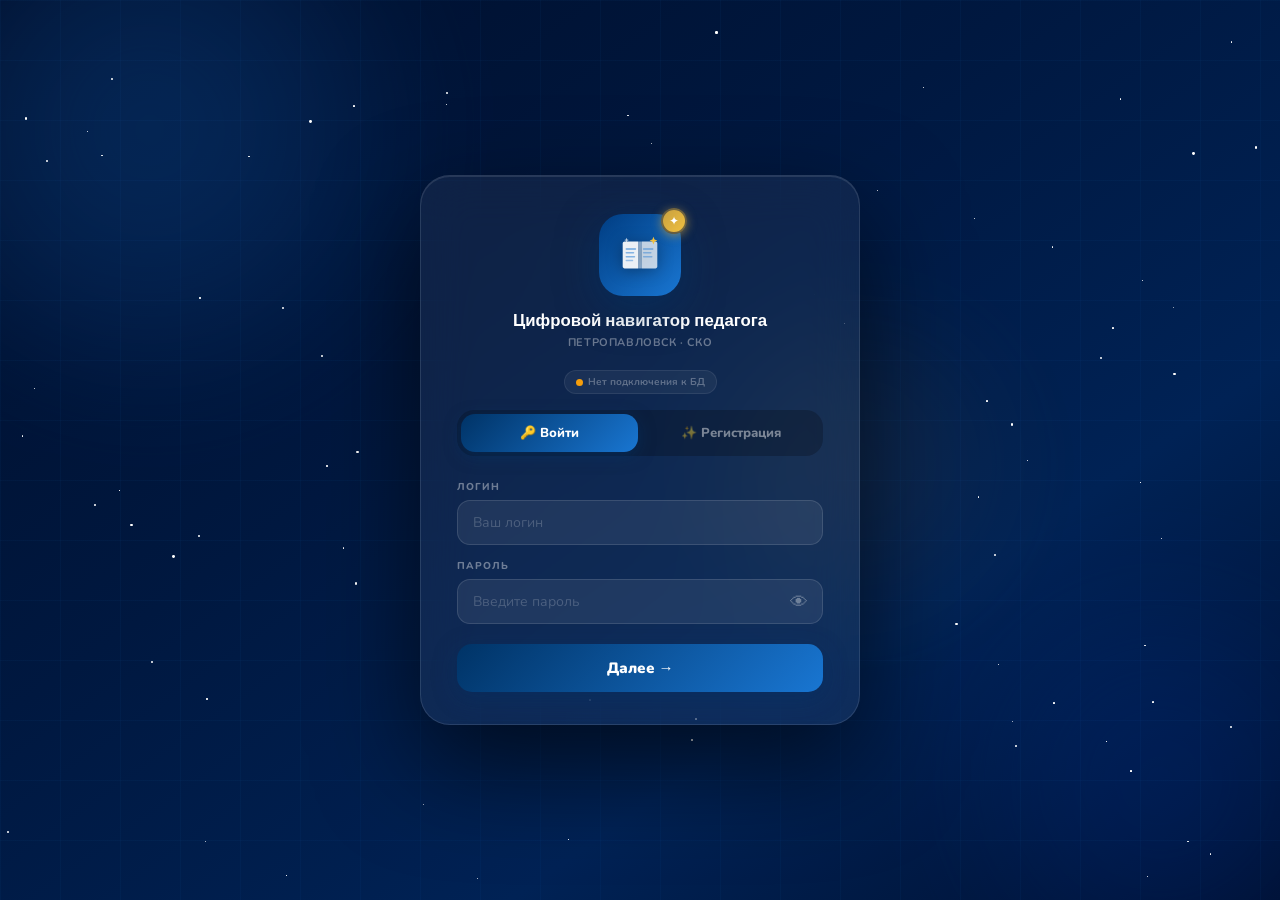
<file: auth.html>
<!DOCTYPE html>
<html lang="ru">
<head>
<meta charset="UTF-8"/>
<meta name="viewport" content="width=device-width,initial-scale=1"/>
<title>Вход — Педагогический портал СКО</title>
<link rel="preconnect" href="https://fonts.googleapis.com"/>
<link href="https://fonts.googleapis.com/css2?family=Nunito:wght@400;700;800;900&family=Sora:wght@300;600;700;800&display=swap" rel="stylesheet"/>
<style>
*,*::before,*::after{box-sizing:border-box;margin:0;padding:0}
html,body{min-height:100%;font-family:'Nunito',sans-serif;background:#000e2a;color:#fff;overflow-x:hidden}

/* ── BG ── */
.bg-scene{position:fixed;inset:0;z-index:0;background:linear-gradient(145deg,#000e2a,#001840 40%,#002255 70%,#001030);overflow:hidden}
.orb{position:absolute;border-radius:50%;filter:blur(65px);opacity:.3;animation:orb-drift linear infinite}
.orb-1{width:500px;height:500px;background:radial-gradient(circle,#1565c0,transparent);top:-120px;left:-100px;animation-duration:20s}
.orb-2{width:400px;height:400px;background:radial-gradient(circle,#003399,transparent);bottom:-80px;right:-80px;animation-duration:25s;animation-direction:reverse}
.orb-3{width:300px;height:300px;background:radial-gradient(circle,#c8a04055,transparent);top:35%;left:55%;animation-duration:30s}
@keyframes orb-drift{0%{transform:translate(0,0)scale(1)}33%{transform:translate(28px,-18px)scale(1.07)}66%{transform:translate(-18px,28px)scale(.93)}100%{transform:translate(0,0)scale(1)}}
.grid-lines{position:absolute;inset:0;background-image:linear-gradient(rgba(25,118,210,.05) 1px,transparent 1px),linear-gradient(90deg,rgba(25,118,210,.05) 1px,transparent 1px);background-size:60px 60px}
#stars{position:absolute;inset:0}
.star{position:absolute;background:#fff;border-radius:50%;animation:twinkle ease-in-out infinite}
@keyframes twinkle{0%,100%{opacity:.06}50%{opacity:.5}}

/* ── LAYOUT ── */
.page{position:relative;z-index:1;min-height:100vh;display:flex;flex-direction:column;align-items:center;justify-content:center;padding:20px 16px}

/* ── CARD ── */
.auth-card{background:rgba(255,255,255,.055);backdrop-filter:blur(24px);-webkit-backdrop-filter:blur(24px);border:1px solid rgba(255,255,255,.11);border-radius:30px;padding:38px 36px 32px;width:100%;max-width:440px;box-shadow:0 40px 100px rgba(0,0,0,.6),inset 0 1px 0 rgba(255,255,255,.1);animation:card-rise .65s cubic-bezier(.34,1.46,.64,1) both;position:relative;overflow:hidden}
@keyframes card-rise{from{opacity:0;transform:translateY(36px)scale(.95)}to{opacity:1;transform:none}}
.card-shine{position:absolute;top:0;left:-220%;width:220%;height:100%;background:linear-gradient(105deg,transparent 38%,rgba(255,255,255,.055) 50%,transparent 62%);animation:shine 5s ease-in-out infinite;pointer-events:none}
@keyframes shine{0%{left:-220%}25%,100%{left:220%}}

/* ── APP ICON ── */
.app-icon-wrap{text-align:center;margin-bottom:20px}
.app-icon{width:82px;height:82px;margin:0 auto 14px;background:linear-gradient(135deg,#003d82,#1976D2);border-radius:24px;display:flex;align-items:center;justify-content:center;position:relative;box-shadow:0 0 0 0 rgba(25,118,210,.5),0 12px 40px rgba(0,51,102,.55);animation:icon-pulse 3s ease-in-out infinite}
@keyframes icon-pulse{0%,100%{box-shadow:0 0 0 0 rgba(25,118,210,.4),0 12px 40px rgba(0,51,102,.55)}50%{box-shadow:0 0 0 14px rgba(25,118,210,0),0 12px 40px rgba(0,51,102,.6)}}
.app-icon svg{width:50px;height:50px;filter:drop-shadow(0 2px 8px rgba(0,0,0,.4))}
.app-icon-badge{position:absolute;top:-6px;right:-6px;width:26px;height:26px;background:linear-gradient(135deg,#c8a040,#f0c040);border-radius:50%;display:flex;align-items:center;justify-content:center;font-size:12px;box-shadow:0 2px 10px rgba(200,160,64,.6);border:2px solid rgba(0,20,60,.5);animation:badge-spin 6s linear infinite}
@keyframes badge-spin{to{transform:rotate(360deg)}}
.app-icon-wrap h1{font-family:'Sora',sans-serif;font-size:1.05rem;font-weight:700;color:#fff;line-height:1.3;margin-bottom:3px}
.app-icon-wrap p{font-size:11px;color:rgba(255,255,255,.38);font-weight:700;letter-spacing:.6px}

/* ── STEPS INDICATOR ── */
.steps{display:flex;align-items:center;justify-content:center;gap:0;margin-bottom:24px}
.step-dot{width:28px;height:28px;border-radius:50%;background:rgba(255,255,255,.1);border:2px solid rgba(255,255,255,.15);display:flex;align-items:center;justify-content:center;font-size:11px;font-weight:800;color:rgba(255,255,255,.35);transition:all .3s;flex-shrink:0}
.step-dot.active{background:linear-gradient(135deg,#003366,#1976D2);border-color:transparent;color:#fff;box-shadow:0 4px 16px rgba(0,51,102,.5)}
.step-dot.done{background:linear-gradient(135deg,#16a34a,#22c55e);border-color:transparent;color:#fff}
.step-dot.done::after{content:'✓'}
.step-dot.active span,.step-dot:not(.done):not(.active) span{display:block}
.step-dot.done span{display:none}
.step-line{width:32px;height:2px;background:rgba(255,255,255,.1);transition:background .3s;flex-shrink:0}
.step-line.done{background:linear-gradient(90deg,#22c55e,#1976D2)}
.step-label{font-size:10px;font-weight:800;color:rgba(255,255,255,.35);text-align:center;margin-bottom:20px;letter-spacing:.4px;transition:color .3s}

/* ── TABS (for login vs register) ── */
.auth-tabs{display:flex;gap:4px;background:rgba(0,0,0,.22);border-radius:17px;padding:4px;margin-bottom:24px}
.auth-tab{flex:1;padding:10px 8px;border:none;background:transparent;color:rgba(255,255,255,.45);border-radius:14px;font-family:inherit;font-size:13px;font-weight:800;cursor:pointer;transition:all .25s}
.auth-tab.active{background:linear-gradient(135deg,#003366,#1976D2);color:#fff;box-shadow:0 4px 16px rgba(0,51,102,.5)}

/* ── PANELS ── */
.auth-panel{display:none}
.auth-panel.active{display:block;animation:panel-in .3s ease both}
@keyframes panel-in{from{opacity:0;transform:translateX(10px)}to{opacity:1;transform:none}}

/* ── STEP PANELS ── */
.step-panel{display:none}
.step-panel.active{display:block;animation:panel-in .3s ease both}

/* ── FIELD ── */
.field-group{margin-bottom:14px;position:relative}
.field-label{display:block;font-size:10px;font-weight:800;color:rgba(255,255,255,.4);letter-spacing:.9px;text-transform:uppercase;margin-bottom:6px}
.field-input{width:100%;padding:12px 42px 12px 15px;background:rgba(255,255,255,.07);border:1.5px solid rgba(255,255,255,.12);border-radius:13px;color:#fff;font-family:inherit;font-size:14px;outline:none;transition:all .2s}
.field-input::placeholder{color:rgba(255,255,255,.2)}
.field-input:focus{border-color:#1976D2;background:rgba(25,118,210,.1);box-shadow:0 0 0 4px rgba(25,118,210,.12)}
.field-input.error{border-color:#ef4444!important;background:rgba(239,68,68,.08)!important}
.field-input.ok{border-color:#22c55e!important}
/* show/hide password toggle */
.eye-btn{position:absolute;right:13px;bottom:11px;background:none;border:none;color:rgba(255,255,255,.35);cursor:pointer;font-size:18px;padding:2px;transition:color .2s;line-height:1}
.eye-btn:hover{color:rgba(255,255,255,.7)}

/* ── PASSWORD STRENGTH ── */
.pwd-strength{margin:-6px 0 12px}
.pwd-bars{display:flex;gap:4px;margin-bottom:4px}
.pwd-bar{height:3px;flex:1;border-radius:2px;background:rgba(255,255,255,.09);transition:background .28s}
.pwd-hint{font-size:10px;color:rgba(255,255,255,.3);font-weight:700}

/* ── PIN ── */
.pin-label{display:block;font-size:10px;font-weight:800;color:rgba(255,255,255,.4);letter-spacing:.9px;text-transform:uppercase;margin-bottom:12px}
.pin-dots{display:flex;gap:14px;justify-content:center;margin-bottom:14px}
.pin-dot{width:20px;height:20px;border-radius:50%;border:2px solid rgba(255,255,255,.22);background:transparent;transition:all .22s cubic-bezier(.34,1.56,.64,1)}
.pin-dot.filled{background:linear-gradient(135deg,#c8a040,#f0c040);border-color:transparent;box-shadow:0 0 14px rgba(200,160,64,.6);transform:scale(1.25)}
.pin-dot.err{background:#ef4444;border-color:transparent;box-shadow:0 0 14px rgba(239,68,68,.6)}
.numpad{display:grid;grid-template-columns:repeat(3,1fr);gap:9px;margin-bottom:4px}
.np-btn{width:100%;aspect-ratio:1.55/1;background:rgba(255,255,255,.068);border:1px solid rgba(255,255,255,.1);border-radius:13px;color:#fff;font-family:'Sora',sans-serif;font-size:18px;font-weight:700;cursor:pointer;transition:all .14s;display:flex;flex-direction:column;align-items:center;justify-content:center;position:relative;overflow:hidden;-webkit-user-select:none;user-select:none;-webkit-tap-highlight-color:transparent}
.np-btn sub{font-size:7px;color:rgba(255,255,255,.32);letter-spacing:.3px;margin-top:-2px}
.np-btn:hover{background:rgba(25,118,210,.22);border-color:rgba(25,118,210,.4);transform:translateY(-2px)}
.np-btn:active{transform:scale(.91)}
.np-btn.del{font-size:17px;color:rgba(255,255,255,.45)}
.np-btn.del:hover{color:#ef4444;border-color:rgba(239,68,68,.4);background:rgba(239,68,68,.09)}
.np-ph{visibility:hidden;pointer-events:none}
.np-ripple{position:absolute;border-radius:50%;background:rgba(255,255,255,.18);transform:scale(0);animation:rip .4s ease;pointer-events:none}
@keyframes rip{to{transform:scale(4.5);opacity:0}}
.pin-note{font-size:11px;color:rgba(255,255,255,.25);text-align:center;margin-top:7px;line-height:1.5}

/* ── MSG ── */
.auth-msg{padding:10px 14px;border-radius:12px;font-size:13px;font-weight:700;margin-bottom:12px;display:none}
.auth-msg.error{background:rgba(239,68,68,.12);border:1px solid rgba(239,68,68,.35);color:#fca5a5;display:block;animation:msg-pop .25s cubic-bezier(.34,1.56,.64,1)}
.auth-msg.success{background:rgba(34,197,94,.12);border:1px solid rgba(34,197,94,.35);color:#86efac;display:block;animation:msg-pop .25s cubic-bezier(.34,1.56,.64,1)}
.auth-msg.info{background:rgba(25,118,210,.12);border:1px solid rgba(25,118,210,.35);color:#93c5fd;display:block;animation:msg-pop .25s cubic-bezier(.34,1.56,.64,1)}
@keyframes msg-pop{from{transform:scale(.9);opacity:0}to{transform:scale(1);opacity:1}}

/* ── SUBMIT ── */
.auth-submit{width:100%;padding:14px;background:linear-gradient(135deg,#003366,#1976D2);border:none;border-radius:15px;color:#fff;font-family:inherit;font-size:15px;font-weight:900;cursor:pointer;transition:all .2s;box-shadow:0 6px 24px rgba(0,51,102,.4);position:relative;overflow:hidden;margin-top:6px}
.auth-submit:hover{transform:translateY(-2px);box-shadow:0 10px 32px rgba(0,51,102,.52)}
.auth-submit:active{transform:scale(.97)}
.auth-submit:disabled{opacity:.45;cursor:not-allowed;transform:none;box-shadow:none}
.btn-spinner{display:none;width:18px;height:18px;border:2.5px solid rgba(255,255,255,.25);border-top-color:#fff;border-radius:50%;animation:spin .6s linear infinite;margin:0 auto}
@keyframes spin{to{transform:rotate(360deg)}}
.auth-submit.loading .btn-text{display:none}
.auth-submit.loading .btn-spinner{display:block}

/* ── BACK STEP ── */
.step-back{background:none;border:none;color:rgba(255,255,255,.35);font-family:inherit;font-size:12px;font-weight:800;cursor:pointer;padding:6px 0;transition:color .2s;display:flex;align-items:center;gap:5px;margin-bottom:14px}
.step-back:hover{color:rgba(255,255,255,.7)}

/* ── SUCCESS ── */
.auth-success{text-align:center;padding:10px 0;display:none}
.auth-success.show{display:block;animation:card-rise .5s cubic-bezier(.34,1.46,.64,1)}
.success-circle{width:82px;height:82px;margin:0 auto 18px;background:linear-gradient(135deg,#16a34a,#22c55e);border-radius:50%;display:flex;align-items:center;justify-content:center;font-size:36px;animation:s-pop .5s cubic-bezier(.34,1.56,.64,1) both,s-glow 2.2s 1s ease-in-out infinite}
@keyframes s-pop{from{transform:scale(0);opacity:0}to{transform:scale(1);opacity:1}}
@keyframes s-glow{0%,100%{box-shadow:0 0 0 0 rgba(34,197,94,.4)}50%{box-shadow:0 0 0 18px rgba(34,197,94,0)}}
.auth-success h2{font-family:'Sora',sans-serif;font-size:1.4rem;font-weight:800;margin-bottom:6px}
.auth-success p{font-size:13px;color:rgba(255,255,255,.5);margin-bottom:20px}
.go-btn{display:inline-block;padding:13px 38px;background:linear-gradient(135deg,#003366,#1976D2);color:#fff;border:none;border-radius:15px;font-family:inherit;font-size:14px;font-weight:900;text-decoration:none;cursor:pointer;box-shadow:0 6px 24px rgba(0,51,102,.4);transition:all .2s}
.go-btn:hover{transform:translateY(-2px);box-shadow:0 10px 32px rgba(0,51,102,.52)}

/* ── DB BADGE ── */
.db-badge{display:inline-flex;align-items:center;gap:5px;font-size:10px;font-weight:700;color:rgba(255,255,255,.3);margin-bottom:16px;padding:4px 11px;background:rgba(255,255,255,.05);border:1px solid rgba(255,255,255,.08);border-radius:20px}
.db-dot{width:7px;height:7px;border-radius:50%;background:#64748b;animation:db-pulse 2s ease-in-out infinite}
.db-dot.online{background:#22c55e}
.db-dot.offline{background:#f59e0b}
@keyframes db-pulse{0%,100%{opacity:1}50%{opacity:.4}}

/* ── SHAKE ── */
@keyframes shake{0%,100%{transform:none}20%,60%{transform:translateX(-9px)}40%,80%{transform:translateX(9px)}}

/* ── USERS FOOTER ── */
.users-footer{margin-top:18px;padding-top:13px;border-top:1px solid rgba(255,255,255,.07);display:none}
.uf-label{font-size:10px;font-weight:800;color:rgba(255,255,255,.25);text-transform:uppercase;letter-spacing:.5px;text-align:center;margin-bottom:8px}
.users-avs{display:flex;justify-content:center}
.u-av{width:28px;height:28px;border-radius:50%;background:linear-gradient(135deg,#00266a,#1976D2);border:2px solid rgba(255,255,255,.12);display:flex;align-items:center;justify-content:center;font-size:11px;font-weight:900;color:#fff;margin-left:-5px;cursor:default;transition:transform .15s;box-shadow:0 2px 8px rgba(0,0,0,.3)}
.u-av:first-child{margin-left:0}
.u-av:hover{transform:translateY(-3px)}
.u-av-more{background:rgba(255,255,255,.09);font-size:9px;color:rgba(255,255,255,.45)}

@media(max-width:460px){.auth-card{padding:26px 18px 24px}.np-btn{font-size:16px}.app-icon{width:70px;height:70px}}
.field-hint{font-size:11px;color:rgba(255,255,255,.45);margin-top:4px;padding-left:2px;}
</style>
</head>
<body>

<div class="bg-scene">
  <div class="orb orb-1"></div><div class="orb orb-2"></div><div class="orb orb-3"></div>
  <div class="grid-lines"></div><div id="stars"></div>
</div>

<div class="page">
<div class="auth-card">
  <div class="card-shine"></div>

  <!-- ICON -->
  <div class="app-icon-wrap" id="auth-logo">
    <div class="app-icon">
      <svg viewBox="0 0 52 52" fill="none" xmlns="http://www.w3.org/2000/svg">
        <path d="M8 14C8 12.9 8.9 12 10 12H24V40H10C8.9 40 8 39.1 8 38V14Z" fill="rgba(255,255,255,0.92)"/>
        <path d="M44 14C44 12.9 43.1 12 42 12H28V40H42C43.1 40 44 39.1 44 38V14Z" fill="rgba(255,255,255,0.75)"/>
        <rect x="24" y="12" width="4" height="28" fill="rgba(255,255,255,0.5)"/>
        <rect x="11" y="19" width="11" height="1.5" rx=".75" fill="rgba(25,118,210,0.6)"/>
        <rect x="11" y="23" width="9" height="1.5" rx=".75" fill="rgba(25,118,210,0.5)"/>
        <rect x="11" y="27" width="10" height="1.5" rx=".75" fill="rgba(25,118,210,0.5)"/>
        <rect x="11" y="31" width="8" height="1.5" rx=".75" fill="rgba(25,118,210,0.4)"/>
        <rect x="29" y="19" width="11" height="1.5" rx=".75" fill="rgba(25,118,210,0.5)"/>
        <rect x="29" y="23" width="9" height="1.5" rx=".75" fill="rgba(25,118,210,0.4)"/>
        <rect x="29" y="27" width="10" height="1.5" rx=".75" fill="rgba(25,118,210,0.4)"/>
        <path d="M40 7L41.12 9.88L44 11L41.12 12.12L40 15L38.88 12.12L36 11L38.88 9.88L40 7Z" fill="#f0c040"/>
        <path d="M12 8L12.75 9.88L14.5 10.5L12.75 11.12L12 13L11.25 11.12L9.5 10.5L11.25 9.88L12 8Z" fill="rgba(255,255,255,0.7)"/>
      </svg>
      <div class="app-icon-badge">✦</div>
    </div>
    <h1>Цифровой навигатор педагога</h1>
    <p>ПЕТРОПАВЛОВСК · СКО</p>
  </div>

  <!-- DB STATUS -->
  <div style="text-align:center">
    <div class="db-badge" id="db-badge">
      <div class="db-dot" id="db-dot"></div>
      <span id="db-status-text">Подключение...</span>
    </div>
  </div>

  <!-- TABS -->
  <div class="auth-tabs" id="auth-tabs">
    <button class="auth-tab active" onclick="switchMode('login')" id="tab-login">🔑 Войти</button>
    <button class="auth-tab" onclick="switchMode('register')" id="tab-register">✨ Регистрация</button>
  </div>

  <!-- ═══════════ LOGIN MODE ═══════════ -->
  <div class="auth-panel active" id="panel-login">

    <!-- STEP 1: login + password -->
    <div class="step-panel active" id="login-step1">
      <div id="msg-login" class="auth-msg"></div>
      <div class="field-group">
        <label class="field-label">Логин</label>
        <input id="login-name" type="text" class="field-input" placeholder="Ваш логин" autocomplete="username"/>
      </div>
      <div class="field-group">
        <label class="field-label">Пароль</label>
        <input id="login-pwd" type="password" class="field-input" placeholder="Введите пароль" autocomplete="current-password"/>
        <button type="button" class="eye-btn" onclick="toggleEye('login-pwd',this)">👁</button>
      </div>
      <button class="auth-submit" id="btn-login-step1" onclick="loginStep1()">
        <span class="btn-text">Далее →</span><span class="btn-spinner"></span>
      </button>
    </div>

    <!-- STEP 2: PIN -->
    <div class="step-panel" id="login-step2">
      <button class="step-back" onclick="backToStep('login',1)">← Назад</button>
      <div id="msg-login-pin" class="auth-msg"></div>
      <div style="text-align:center;margin-bottom:18px">
        <div style="font-size:13px;color:rgba(255,255,255,.55);margin-bottom:4px">Добро пожаловать,</div>
        <div id="login-welcome-name" style="font-size:18px;font-weight:900;color:#fff"></div>
      </div>
      <span class="pin-label" style="text-align:center;display:block">Введите PIN-код</span>
      <div class="pin-dots" id="login-pin-dots">
        <div class="pin-dot"></div><div class="pin-dot"></div>
        <div class="pin-dot"></div><div class="pin-dot"></div>
      </div>
      <div class="numpad" id="login-numpad"></div>
      <button class="auth-submit" id="btn-login-step2" onclick="loginStep2()">
        <span class="btn-text">Войти в портал 🏫</span><span class="btn-spinner"></span>
      </button>
    </div>

  </div>

  <!-- ═══════════ REGISTER MODE ═══════════ -->
  <div class="auth-panel" id="panel-register">

    <!-- STEP 1: login + password -->
    <div class="step-panel active" id="reg-step1">
      <div id="msg-reg" class="auth-msg"></div>
      <div class="field-group">
        <label class="field-label">Придумайте логин <span style="color:#8b949e;font-weight:400">(для входа)</span></label>
        <input id="reg-name" type="text" class="field-input" placeholder="Напр.: aigul_m" maxlength="30" autocomplete="username" oninput="this.value=this.value.toLowerCase().replace(/[^a-z0-9_.-]/g,'')"/>
        <div class="field-hint">Только латиница, цифры, _ . -</div>
      </div>
      <div class="field-group">
        <label class="field-label">Ваше имя <span style="color:#8b949e;font-weight:400">(отображается в чате)</span></label>
        <input id="reg-display-name" type="text" class="field-input" placeholder="Напр.: Айгуль М." maxlength="30" autocomplete="off"/>
      </div>
      <div class="field-group">
        <label class="field-label">Придумайте пароль</label>
        <input id="reg-pwd" type="password" class="field-input" placeholder="Минимум 6 символов" autocomplete="new-password" oninput="checkPwdStrength(this.value)"/>
        <button type="button" class="eye-btn" onclick="toggleEye('reg-pwd',this)">👁</button>
      </div>
      <div class="pwd-strength" id="pwd-strength" style="display:none">
        <div class="pwd-bars">
          <div class="pwd-bar" id="pb0"></div><div class="pwd-bar" id="pb1"></div>
          <div class="pwd-bar" id="pb2"></div><div class="pwd-bar" id="pb3"></div>
        </div>
        <div class="pwd-hint" id="pwd-hint"></div>
      </div>
      <div class="field-group">
        <label class="field-label">Повторите пароль</label>
        <input id="reg-pwd2" type="password" class="field-input" placeholder="Ещё раз пароль" autocomplete="new-password"/>
        <button type="button" class="eye-btn" onclick="toggleEye('reg-pwd2',this)">👁</button>
      </div>
      <button class="auth-submit" id="btn-reg-step1" onclick="regStep1()">
        <span class="btn-text">Далее — создать PIN →</span><span class="btn-spinner"></span>
      </button>
    </div>

    <!-- STEP 2: PIN creation -->
    <div class="step-panel" id="reg-step2">
      <button class="step-back" onclick="backToStep('register',1)">← Назад</button>
      <div id="msg-reg-pin" class="auth-msg"></div>
      <span class="pin-label" style="text-align:center;display:block">Придумайте PIN-код (4 цифры)</span>
      <div class="pin-dots" id="reg-pin-dots">
        <div class="pin-dot"></div><div class="pin-dot"></div>
        <div class="pin-dot"></div><div class="pin-dot"></div>
      </div>
      <div style="display:flex;gap:4px;justify-content:center;margin:5px 0 12px">
        <div class="pwd-bar" id="pp0"></div><div class="pwd-bar" id="pp1"></div>
        <div class="pwd-bar" id="pp2"></div><div class="pwd-bar" id="pp3"></div>
      </div>
      <div class="numpad" id="reg-numpad"></div>
      <div class="pin-note">⚠ Запомните PIN — нужен при каждом входе</div>
      <button class="auth-submit" id="btn-reg-step2" onclick="regStep2()" style="margin-top:16px">
        <span class="btn-text">Зарегистрироваться ✦</span><span class="btn-spinner"></span>
      </button>
    </div>

  </div>

  <!-- SUCCESS -->
  <div class="auth-success" id="success-screen">
    <div class="success-circle" id="s-icon">✓</div>
    <h2 id="s-title">Добро пожаловать!</h2>
    <p id="s-sub">Перенаправление...</p>
    <a href="index.html" class="go-btn">🏫 На главную</a>
  </div>

  <!-- USERS FOOTER -->
  <div class="users-footer" id="users-footer">
    <div class="uf-label" id="uf-label">Педагогов в системе</div>
    <div class="users-avs" id="users-avs"></div>
  </div>

</div>
</div>

<script src="session.js"></script>
<script src="security.js"></script>
<script>
/* ══ SUPABASE ══ */
const SB_URL  = 'https://ljtogliylpubvkckpwyv.supabase.co';
const SB_ANON = 'eyJhbGciOiJIUzI1NiIsInR5cCI6IkpXVCJ9.eyJpc3MiOiJzdXBhYmFzZSIsInJlZiI6ImxqdG9nbGl5bHB1YnZrY2twd3l2Iiwicm9sZSI6ImFub24iLCJpYXQiOjE3NzMxNzEzODQsImV4cCI6MjA4ODc0NzM4NH0.91EQ_EEfi8X09Vm0jmH12_35R6tf0BwtTGoX3K5lgfc';
// SESSION_KEY удалён — используем session.js

/* ── Stars ── */
(function(){
  const c=document.getElementById('stars');
  for(let i=0;i<85;i++){
    const s=document.createElement('div');s.className='star';
    const sz=Math.random()*2.4+.4;
    s.style.cssText=`width:${sz}px;height:${sz}px;left:${Math.random()*100}%;top:${Math.random()*100}%;animation-duration:${1.8+Math.random()*4}s;animation-delay:${Math.random()*5}s`;
    c.appendChild(s);
  }
})();

/* ── DB Status ── */
async function checkDb(){
  const dot=document.getElementById('db-dot'),txt=document.getElementById('db-status-text');
  try{
    const r=await fetch(`${SB_URL}/rest/v1/pedagog_users?select=id&limit=1`,{headers:{'apikey':SB_ANON,'Authorization':'Bearer '+SB_ANON}});
    if(r.ok||r.status===406){dot.className='db-dot online';txt.textContent='База данных подключена';}
    else throw new Error();
  }catch(e){dot.className='db-dot offline';txt.textContent='Нет подключения к БД';}
}
checkDb();

/* ── Supabase helper ── */
async function sbFetch(path,opts={}){
  const res=await fetch(SB_URL+'/rest/v1/'+path,{
    headers:{'apikey':SB_ANON,'Authorization':'Bearer '+SB_ANON,
      'Content-Type':'application/json','Prefer':'return=representation',...(opts.headers||{})},
    ...opts
  });
  if(!res.ok){const e=await res.json().catch(()=>({}));throw new Error(e.message||res.statusText);}
  return res.json().catch(()=>null);
}

/* ── SHA-256 hash ── */
async function sha256(str){
  const buf=await crypto.subtle.digest('SHA-256',new TextEncoder().encode('pedagog_sko_2025_'+str));
  return Array.from(new Uint8Array(buf)).map(b=>b.toString(16).padStart(2,'0')).join('');
}

/* ── State ── */
const state = { mode:'login', loginUser:null };
const pins  = { login:'', register:'' };

/* ══ MODE SWITCH ══ */
function switchMode(mode){
  state.mode = mode;
  ['login','register'].forEach(m=>{
    document.getElementById('tab-'+m).classList.toggle('active', m===mode);
    document.getElementById('panel-'+m).classList.toggle('active', m===mode);
  });
  // Reset steps
  goToStep('login',1); goToStep('register',1);
  clearMsg('login'); clearMsg('reg'); clearMsg('login-pin'); clearMsg('reg-pin');
  pins.login=''; pins.register='';
  renderDots('login'); renderDots('register');
}

/* ══ STEP NAVIGATION ══ */
function goToStep(mode, step){
  const prefix = mode==='login' ? 'login' : 'reg';
  document.querySelectorAll(`#panel-${mode} .step-panel`).forEach((p,i)=>{
    p.classList.toggle('active', i+1===step);
  });
}
function backToStep(mode,step){ goToStep(mode,step); }

/* ══ PASSWORD STRENGTH ══ */
function checkPwdStrength(pwd){
  const el=document.getElementById('pwd-strength');
  if(!pwd){el.style.display='none';return;}
  el.style.display='';
  let score=0;
  if(pwd.length>=6) score++;
  if(pwd.length>=10) score++;
  if(/[A-ZА-Я]/.test(pwd)||/[0-9]/.test(pwd)) score++;
  if(/[^a-zA-Zа-яА-Я0-9]/.test(pwd)) score++;
  const colors=['#ef4444','#f59e0b','#3b82f6','#22c55e'];
  const labels=['Слабый','Средний','Хороший','Надёжный'];
  for(let i=0;i<4;i++) document.getElementById('pb'+i).style.background=i<score?colors[score-1]:'rgba(255,255,255,.09)';
  document.getElementById('pwd-hint').textContent=labels[score-1]||'';
  document.getElementById('pwd-hint').style.color=colors[score-1]||'#888';
}

/* ══ EYE TOGGLE ══ */
function toggleEye(inputId,btn){
  const inp=document.getElementById(inputId);
  const show=inp.type==='password';
  inp.type=show?'text':'password';
  btn.textContent=show?'🙈':'👁';
}

/* ══ PIN NUMPAD ══ */
const NUM_LABELS={'2':'АБВ','3':'ГДЕ','4':'ЖЗИ','5':'КЛМ','6':'НОП','7':'РСТ','8':'УФХ','9':'ЦЧШ'};
function buildNumpad(padId, pinKey){
  const pad=document.getElementById(padId);
  if(!pad||pad.children.length) return;
  ['1','2','3','4','5','6','7','8','9','','0','⌫'].forEach(k=>{
    const btn=document.createElement('button');
    if(!k){btn.className='np-btn np-ph';btn.disabled=true;pad.appendChild(btn);return;}
    btn.className='np-btn'+(k==='⌫'?' del':'');
    btn.innerHTML=k==='⌫'?'⌫':k+(NUM_LABELS[k]?`<sub>${NUM_LABELS[k]}</sub>`:'');
    btn.addEventListener('click',e=>{
      k==='⌫'?updPin(pinKey,'del'):updPin(pinKey,k);
      const r=document.createElement('span');r.className='np-ripple';
      const rect=btn.getBoundingClientRect(),sz=Math.max(rect.width,rect.height);
      r.style.cssText=`width:${sz}px;height:${sz}px;left:${e.clientX-rect.left-sz/2}px;top:${e.clientY-rect.top-sz/2}px`;
      btn.appendChild(r);setTimeout(()=>r.remove(),450);
    });
    pad.appendChild(btn);
  });
}
buildNumpad('login-numpad','login');
buildNumpad('reg-numpad','register');

function updPin(key,action){
  clearMsg(key==='login'?'login-pin':'reg-pin');
  if(action==='del') pins[key]=pins[key].slice(0,-1);
  else if(pins[key].length<4) pins[key]+=action;
  renderDots(key);
  if(key==='register') updPinStrength(pins[key]);
}
function renderDots(key){
  const id=key==='login'?'login-pin-dots':'reg-pin-dots';
  document.getElementById(id).querySelectorAll('.pin-dot').forEach((d,i)=>{
    d.classList.toggle('filled',i<pins[key].length);d.classList.remove('err');
  });
}
function shakeDots(key){
  const id=key==='login'?'login-pin-dots':'reg-pin-dots';
  const el=document.getElementById(id);
  el.querySelectorAll('.pin-dot').forEach(d=>{d.classList.add('err');d.classList.remove('filled');});
  el.style.animation='shake .36s ease';
  setTimeout(()=>{el.style.animation='';pins[key]='';renderDots(key);},380);
}
function updPinStrength(pin){
  const colors=['transparent','#ef4444','#f59e0b','#22c55e'];
  for(let i=0;i<4;i++) document.getElementById('pp'+i).style.background=i<pin.length?colors[Math.min(pin.length,3)]:'rgba(255,255,255,.09)';
}

/* ══ MESSAGES ══ */
function showMsg(id,type,txt){const el=document.getElementById('msg-'+id);if(!el)return;el.className='auth-msg '+type;el.textContent=(type==='error'?'⚠ ':type==='success'?'✓ ':'ℹ ')+txt;}
function clearMsg(id){const el=document.getElementById('msg-'+id);if(el){el.className='auth-msg';el.textContent='';}}
function setLoading(id,on){const b=document.getElementById(id);if(!b)return;b.classList.toggle('loading',on);b.disabled=on;}

/* ══ DB OPERATIONS ══ */
async function dbFindUser(name){
  const nameFilter=name.replace(/[%&=+]/g,c=>encodeURIComponent(c));
  const rows=await sbFetch(`pedagog_users?login=eq.${encodeURIComponent(nameFilter)}&limit=1&select=id,login,name,password_hash,pin_hash,role`);
  return rows&&rows[0]||null;
}
async function dbCreateUser(login,name,pwdHash,pinHash){
  const rows=await sbFetch('pedagog_users',{method:'POST',
    body:JSON.stringify({login,name,password_hash:pwdHash,pin_hash:pinHash,role:'teacher'})});
  return rows&&rows[0]||null;
}
async function dbGetCount(){
  try{
    const r=await fetch(`${SB_URL}/rest/v1/pedagog_users?select=id`,
      {headers:{'apikey':SB_ANON,'Authorization':'Bearer '+SB_ANON,'Prefer':'count=exact','Range':'0-0'}});
    return parseInt(r.headers.get('Content-Range')?.split('/')?.[1]||'0');
  }catch(e){return 0;}
}
async function dbGetRecent(n=6){
  const rows=await sbFetch(`pedagog_users?select=id,name&order=created_at.desc&limit=${n}`);
  return rows||[];
}

/* ══ LOGIN STEP 1 — логин + пароль ══ */
async function loginStep1(){
  const name=document.getElementById('login-name').value.trim();
  const pwd=document.getElementById('login-pwd').value;
  if(!name){showMsg('login','error','Введите логин');return;}
  if(!pwd){showMsg('login','error','Введите пароль');return;}
  setLoading('btn-login-step1',true);
  try{
    // ── SECURITY: проверка блокировки ──
    const block = await SEC.isBlocked(name);
    if(block){
      showMsg('login','error',`🔒 Заблокировано на ${block.mins} мин. Слишком много попыток.`);
      setLoading('btn-login-step1',false);return;
    }
    const user=await dbFindUser(name);
    if(!user){
      await SEC.recordAttempt(name, false, 'password');
      await SEC.checkAndBlock(name);
      showMsg('login','error','Пользователь не найден');setLoading('btn-login-step1',false);return;
    }
    const pwdHash=await sha256(pwd);
    if(user.password_hash && user.password_hash!==pwdHash){
      await SEC.recordAttempt(name, false, 'password');
      const res = await SEC.checkAndBlock(name);
      const warn = res.blocked ? ' 🔒 Аккаунт заблокирован!' : res.remaining<=2 ? ` (осталось: ${res.remaining})` : '';
      showMsg('login','error','Неверный пароль' + warn);
      document.getElementById('login-pwd').classList.add('error');
      setLoading('btn-login-step1',false);return;
    }
    // Password OK — go to PIN step
    state.loginUser=user;
    document.getElementById('login-welcome-name').textContent=user.name;
    setLoading('btn-login-step1',false);
    goToStep('login',2);
    pins.login='';renderDots('login');
  }catch(e){
    showMsg('login','error','Ошибка: '+e.message);setLoading('btn-login-step1',false);
  }
}

/* ══ LOGIN STEP 2 — PIN ══ */
async function loginStep2(){
  if(pins.login.length<4){showMsg('login-pin','error','Введите PIN из 4 цифр');shakeDots('login');return;}
  setLoading('btn-login-step2',true);
  try{
    const pinHash=await sha256(pins.login);
    if(state.loginUser.pin_hash!==pinHash){
      await SEC.pinDelay();
      await SEC.recordAttempt(state.loginUser.login||'', false, 'pin');
      const res = await SEC.checkAndBlock(state.loginUser.login||'');
      const warn = res.blocked ? ' 🔒 Аккаунт заблокирован!' : res.remaining<=2 ? ` (попыток: ${res.remaining})` : '';
      showMsg('login-pin','error','Неверный PIN-код' + warn);
      shakeDots('login');setLoading('btn-login-step2',false);return;
    }
    // ── SESSION: создаём сессию в Supabase, убираем localStorage ──
    await SESSION.createSession({
      id:    state.loginUser.id,
      login: state.loginUser.login || '',
      name:  state.loginUser.name,
      role:  state.loginUser.role || 'teacher'
    });
    tgOnLogin(state.loginUser.login||state.loginUser.name, state.loginUser.name);
    SEC.recordSession(state.loginUser.id, state.loginUser.name, state.loginUser.login||state.loginUser.name);
    SEC.localClear(state.loginUser.login||state.loginUser.name);
    showSuccess('login', state.loginUser.name);
  }catch(e){
    showMsg('login-pin','error','Ошибка: '+e.message);setLoading('btn-login-step2',false);
  }
}

/* ══ REGISTER STEP 1 — логин + пароль ══ */
async function regStep1(){
  const name=document.getElementById('reg-name').value.trim(); // login
  const displayName=document.getElementById('reg-display-name').value.trim();
  const pwd=document.getElementById('reg-pwd').value;
  const pwd2=document.getElementById('reg-pwd2').value;
  if(!name){showMsg('reg','error','Введите логин');return;}
  if(name.length<2){showMsg('reg','error','Логин минимум 2 символа');return;}
  if(!/^[a-zA-Z0-9_.\-]+$/.test(name)){showMsg('reg','error','Логин: только латиница, цифры, _ . -');return;}
  if(!displayName||displayName.length<2){showMsg('reg','error','Введите ваше имя для чата');document.getElementById('reg-display-name').classList.add('error');return;}
  if(!pwd||pwd.length<6){showMsg('reg','error','Пароль минимум 6 символов');return;}
  if(pwd!==pwd2){showMsg('reg','error','Пароли не совпадают');document.getElementById('reg-pwd2').classList.add('error');return;}
  setLoading('btn-reg-step1',true);
  try{
    const exists=await dbFindUser(name);
    if(exists){showMsg('reg','error','Логин уже занят — выберите другой');document.getElementById('reg-name').classList.add('error');setLoading('btn-reg-step1',false);return;}
    // Store password hash in state, go to PIN step
    state.regName=name;
    state.regDisplayName=displayName;
    state.regPwdHash=await sha256(pwd);
    setLoading('btn-reg-step1',false);
    goToStep('register',2);
    pins.register='';renderDots('register');
  }catch(e){
    showMsg('reg','error','Ошибка: '+e.message);setLoading('btn-reg-step1',false);
  }
}

/* ══ REGISTER STEP 2 — PIN ══ */
async function regStep2(){
  const pin=pins.register;
  if(pin.length<4){showMsg('reg-pin','error','Придумайте PIN из 4 цифр');shakeDots('register');return;}
  const bad=['0000','1111','2222','3333','4444','5555','6666','7777','8888','9999','1234','0123','4321'];
  if(bad.includes(pin)){showMsg('reg-pin','error','Слишком простой PIN');shakeDots('register');return;}
  setLoading('btn-reg-step2',true);
  try{
    const pinHash=await sha256(pin);
    const nu=await dbCreateUser(state.regName, state.regDisplayName||state.regName, state.regPwdHash, pinHash);
    if(!nu)throw new Error('Не удалось создать аккаунт');
    // ── SESSION: создаём сессию в Supabase ──
    await SESSION.createSession({
      id:    nu.id,
      login: nu.login || state.regName || '',
      name:  nu.name || state.regDisplayName || state.regName,
      role:  nu.role || 'teacher'
    });
    await updateFooter();
    tgOnRegister(state.regName, state.regDisplayName||nu.name);
    showSuccess('register', nu.name);
  }catch(e){
    showMsg('reg-pin','error','Ошибка: '+e.message);setLoading('btn-reg-step2',false);
  }
}

/* ══ SUCCESS ══ */

/* ══════════════════════════════════════════
   TELEGRAM NOTIFICATIONS
   Уведомления о входе и регистрации → личка
══════════════════════════════════════════ */
const TG_BOT   = '8222635506:AAGalT-Y-31jQ6VWKZHBcqqmeGc27M_c1Lk';
const TG_ADMIN = '8129422076';

function getDeviceInfo() {
  const ua = navigator.userAgent;
  // Device type
  let device = '🖥 Компьютер';
  if (/Android/i.test(ua))          device = '📱 Android';
  else if (/iPhone/i.test(ua))      device = '📱 iPhone';
  else if (/iPad/i.test(ua))        device = '📱 iPad';
  else if (/Mobile/i.test(ua))      device = '📱 Телефон';
  else if (/Tablet/i.test(ua))      device = '📱 Планшет';
  // OS
  let os = 'Неизвестно';
  if (/Windows NT 10/i.test(ua))    os = 'Windows 10/11';
  else if (/Windows NT 6/i.test(ua)) os = 'Windows 7/8';
  else if (/Windows/i.test(ua))     os = 'Windows';
  else if (/Android ([\d.]+)/i.test(ua)) os = 'Android ' + ua.match(/Android ([\d.]+)/i)[1];
  else if (/iPhone OS ([\d_]+)/i.test(ua)) os = 'iOS ' + ua.match(/iPhone OS ([\d_]+)/i)[1].replace(/_/g,'.');
  else if (/Mac OS X/i.test(ua))    os = 'macOS';
  else if (/Linux/i.test(ua))       os = 'Linux';
  // Browser
  let browser = 'Браузер';
  if (/Edg\//i.test(ua))           browser = 'Edge';
  else if (/OPR\//i.test(ua))      browser = 'Opera';
  else if (/YaBrowser/i.test(ua))  browser = 'Яндекс Браузер';
  else if (/Chrome/i.test(ua))     browser = 'Chrome';
  else if (/Firefox/i.test(ua))    browser = 'Firefox';
  else if (/Safari/i.test(ua))     browser = 'Safari';
  // Time in Astana timezone
  const time = new Date().toLocaleString('ru-RU', {
    timeZone: 'Asia/Almaty',
    day:'2-digit', month:'2-digit', year:'numeric',
    hour:'2-digit', minute:'2-digit'
  });
  return { device, os, browser, time };
}

async function tgNotify(text) {
  try {
    await fetch(`https://api.telegram.org/bot${TG_BOT}/sendMessage`, {
      method: 'POST',
      headers: { 'Content-Type': 'application/json' },
      body: JSON.stringify({
        chat_id: TG_ADMIN,
        text,
        parse_mode: 'HTML'
      })
    });
  } catch(e) { /* silent — notifications are non-critical */ }
}

async function tgOnRegister(login, name) {
  const { device, browser, time, os } = getDeviceInfo();
  // Get total count from Supabase for context
  let total = '?';
  try {
    const r = await fetch(SB_URL+'/rest/v1/pedagog_users?select=id',{
      headers:{'apikey':SB_ANON,'Authorization':'Bearer '+SB_ANON,'Prefer':'count=exact','Range':'0-0'}
    });
    total = r.headers.get('Content-Range')?.split('/')?.[1] || '?';
  } catch(e) {}

  tgNotify(
    `🎉 <b>Новый педагог зарегистрировался!</b>\n` +
    `━━━━━━━━━━━━━━━━━━━━━\n` +
    `👤 Логин: <code>${login}</code>\n` +
    `📛 Имя: <b>${name}</b>\n` +
    `━━━━━━━━━━━━━━━━━━━━━\n` +
    `📱 Устройство: ${device}\n` +
    `💻 ОС: ${os}\n` +
    `🌐 Браузер: ${browser}\n` +
    `🕐 Время (Астана): ${time}\n` +
    `━━━━━━━━━━━━━━━━━━━━━\n` +
    `👥 Всего педагогов: <b>${total}</b>\n` +
    `📌 Команды: /users /stats /last5`
  );
}

async function tgOnLogin(login, name) {
  const { device, browser, time, os } = getDeviceInfo();
  tgNotify(
    `✅ <b>Вход в портал</b>\n` +
    `━━━━━━━━━━━━━━━━━━━━━\n` +
    `👤 Логин: <code>${login}</code>\n` +
    `📛 Имя: <b>${name}</b>\n` +
    `━━━━━━━━━━━━━━━━━━━━━\n` +
    `📱 Устройство: ${device}\n` +
    `💻 ОС: ${os}\n` +
    `🌐 Браузер: ${browser}\n` +
    `🕐 Время (Астана): ${time}`
  );
}

function showSuccess(type,name){
  document.getElementById('panel-login').classList.remove('active');
  document.getElementById('panel-register').classList.remove('active');
  ['auth-tabs','auth-logo'].forEach(id=>{const el=document.getElementById(id);if(el)el.style.display='none';});
  document.getElementById('db-badge').parentElement.style.display='none';
  const ss=document.getElementById('success-screen');
  document.getElementById('s-icon').textContent=type==='register'?'🎉':'✓';
  document.getElementById('s-title').textContent=type==='register'?'Добро пожаловать, '+name+'!':'С возвращением, '+name+'!';
  // Check role via Supabase session
  SESSION.getUser().then(user => {
    const isAdmin = user?.role === 'admin';
    document.getElementById('s-sub').textContent = isAdmin
      ? 'Вход как администратор. Переход в панель...'
      : (type==='register' ? 'Аккаунт создан. Переход...' : 'Вход выполнен. Переход...');
    setTimeout(() => { window.location.replace(isAdmin ? 'admin.html' : 'index.html'); }, 2200);
  });
  ss.classList.add('show');
}

/* ══ FOOTER ══ */
async function updateFooter(){
  try{
    const count=await dbGetCount();
    const recent=await dbGetRecent(6);
    const footer=document.getElementById('users-footer');
    if(!count){footer.style.display='none';return;}
    footer.style.display='';
    document.getElementById('uf-label').textContent=`В системе: ${count} педаго${count===1?'г':count<5?'га':'гов'}`;
    document.getElementById('users-avs').innerHTML=
      recent.map((u,i)=>`<div class="u-av" style="z-index:${10-i}" title="${u.name}">${u.name.charAt(0).toUpperCase()}</div>`).join('')+
      (count>6?`<div class="u-av u-av-more">+${count-6}</div>`:'');
  }catch(e){}
}

/* ══ KEYBOARD ══ */
document.addEventListener('keydown',e=>{
  if(document.getElementById('success-screen').classList.contains('show'))return;
  const activePanel=document.querySelector('.auth-panel.active')?.id;
  const activeStep=document.querySelector('.auth-panel.active .step-panel.active')?.id;
  // Only handle numpad keys when on PIN steps
  if(activeStep==='login-step2'||activeStep==='reg-step2'){
    const key=activePanel==='panel-login'?'login':'register';
    if(e.key>='0'&&e.key<='9')updPin(key,e.key);
    else if(e.key==='Backspace')updPin(key,'del');
    else if(e.key==='Enter') activeStep==='login-step2'?loginStep2():regStep2();
  } else {
    if(e.key==='Enter'){
      if(activeStep==='login-step1') loginStep1();
      else if(activeStep==='reg-step1') regStep1();
    }
  }
});

/* ══ INPUT CLEANUP ══ */
['login-name','login-pwd','reg-name','reg-display-name','reg-pwd','reg-pwd2'].forEach(id=>{
  const el=document.getElementById(id);
  if(el) el.addEventListener('input',function(){this.classList.remove('error');});
});

/* ══ INIT ══ */
(async function(){
  await updateFooter();
  // If already logged in — show note
  SESSION.getUser().then(user => {
    if(!user) return;
    const note=document.createElement('div');
    note.style.cssText='text-align:center;font-size:12px;color:rgba(255,255,255,.4);padding:10px 0 0;line-height:1.8';
    note.innerHTML=`Вы вошли как <b style="color:rgba(255,255,255,.75)">${user.name}</b> &nbsp;<button style="background:none;border:none;color:#f87171;cursor:pointer;font-family:inherit;font-weight:800;font-size:12px" onclick="SESSION.destroySession().then(()=>location.reload())">Выйти</button>`;
    document.getElementById('panel-login').appendChild(note);
  });
})();
</script>
</body>
</html>
</file>
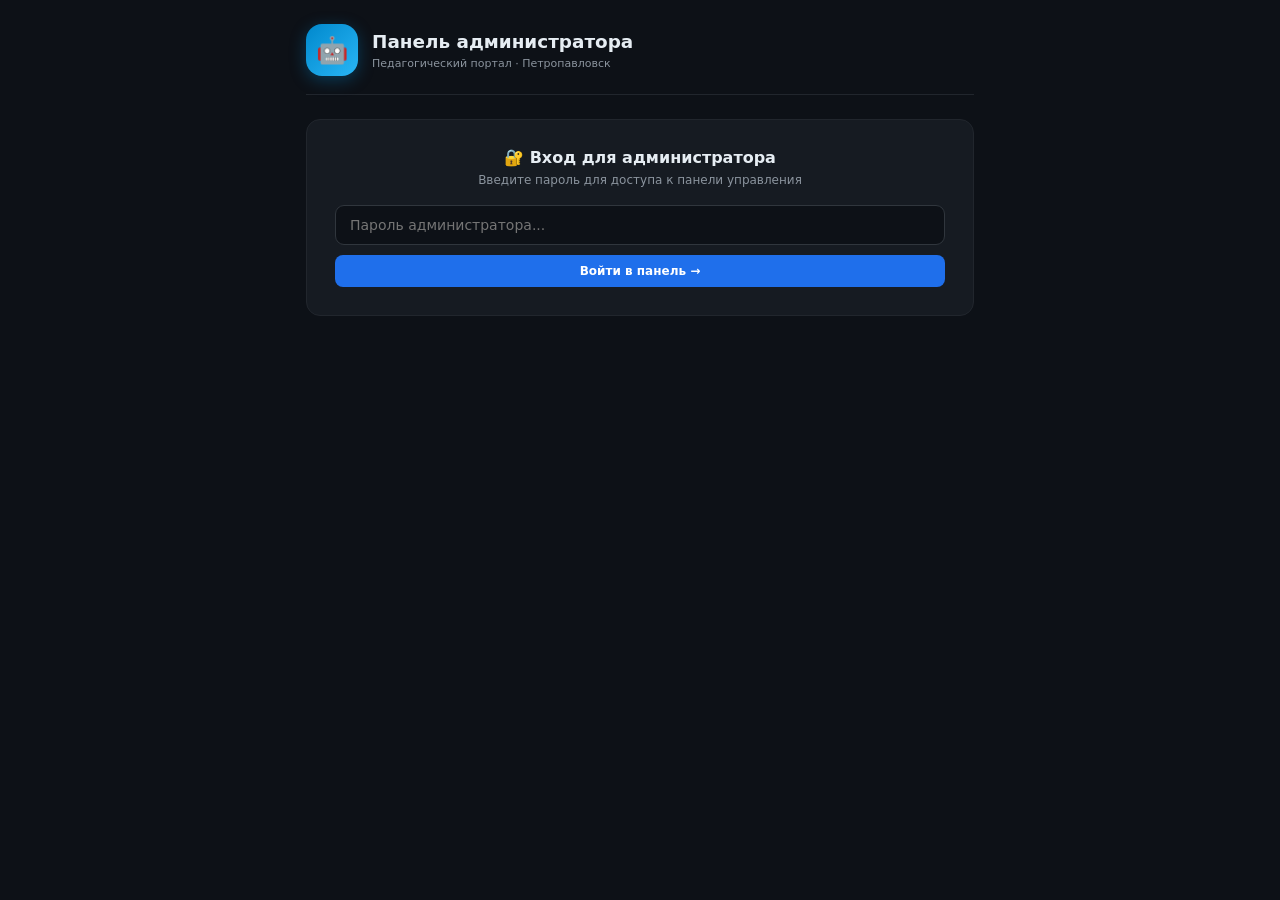
<file: bot.html>
<!DOCTYPE html>
<html lang="ru">
<head>
<meta charset="UTF-8"/>
<meta name="viewport" content="width=device-width,initial-scale=1"/>
<title>Бот-панель · Педагогический портал</title>
<style>
*{box-sizing:border-box;margin:0;padding:0}
body{font-family:'Segoe UI',system-ui,Arial,sans-serif;background:#0d1117;color:#e6edf3;min-height:100vh}
.wrap{max-width:700px;margin:0 auto;padding:24px 16px}

/* ── Header ── */
.hdr{display:flex;align-items:center;gap:14px;margin-bottom:24px;padding-bottom:18px;border-bottom:1px solid #21262d}
.hdr-icon{width:52px;height:52px;background:linear-gradient(135deg,#0088cc,#29b6f6);border-radius:16px;display:flex;align-items:center;justify-content:center;font-size:26px;flex-shrink:0;box-shadow:0 4px 16px rgba(0,136,204,.35)}
.hdr h1{font-size:1.15rem;font-weight:800;color:#e6edf3;line-height:1.3}
.hdr p{font-size:11px;color:#8b949e;margin-top:3px}

/* ── Auth gate ── */
.gate{background:#161b22;border:1px solid #21262d;border-radius:14px;padding:28px;text-align:center}
.gate h2{font-size:1rem;font-weight:700;margin-bottom:6px}
.gate p{font-size:12px;color:#8b949e;margin-bottom:18px}
.field{width:100%;padding:11px 14px;background:#0d1117;border:1.5px solid #30363d;border-radius:9px;color:#e6edf3;font-family:inherit;font-size:14px;outline:none;margin-bottom:10px;transition:border .18s}
.field:focus{border-color:#58a6ff}
.err-msg{color:#f85149;font-size:12px;margin-top:-4px;margin-bottom:8px;display:none}

/* ── Status bar ── */
.status{display:flex;align-items:center;gap:9px;background:#161b22;border:1px solid #21262d;border-radius:10px;padding:10px 14px;margin-bottom:18px;font-size:13px}
.sdot{width:9px;height:9px;border-radius:50%;background:#3fb950;flex-shrink:0;transition:background .3s}
.sdot.off{background:#da3633;animation:none}
.sdot.wait{background:#f0883e}
@keyframes blink{0%,100%{opacity:1}50%{opacity:.3}}
.sdot.on{animation:blink 1.6s ease-in-out infinite}
.s-upd{margin-left:auto;font-size:11px;color:#8b949e}

/* ── Stats grid ── */
.stats{display:grid;grid-template-columns:repeat(3,1fr);gap:10px;margin-bottom:18px}
.stat{background:#161b22;border:1px solid #21262d;border-radius:11px;padding:14px 10px;text-align:center}
.stat-n{font-size:1.8rem;font-weight:800;color:#58a6ff;line-height:1}
.stat-l{font-size:11px;color:#8b949e;margin-top:4px}

/* ── Card ── */
.card{background:#161b22;border:1px solid #21262d;border-radius:12px;padding:18px;margin-bottom:14px}
.card-title{font-size:13px;font-weight:700;color:#58a6ff;margin-bottom:13px;display:flex;align-items:center;gap:6px}

/* ── Buttons ── */
.btn{padding:9px 16px;border:none;border-radius:8px;font-family:inherit;font-size:12px;font-weight:700;cursor:pointer;transition:all .18s;display:inline-flex;align-items:center;gap:5px}
.btn-green{background:#238636;color:#fff} .btn-green:hover{background:#2ea043}
.btn-red{background:#da3633;color:#fff} .btn-red:hover{background:#f85149}
.btn-blue{background:#1f6feb;color:#fff} .btn-blue:hover{background:#388bfd}
.btn-gray{background:#21262d;color:#e6edf3;border:1px solid #30363d} .btn-gray:hover{background:#30363d}
.btn-row{display:flex;gap:8px;flex-wrap:wrap}
.btn:disabled{opacity:.45;cursor:not-allowed}

/* ── Users list ── */
.users-wrap{max-height:380px;overflow-y:auto;display:flex;flex-direction:column;gap:7px}
.urow{display:flex;align-items:center;gap:10px;padding:10px 12px;background:#0d1117;border:1px solid #21262d;border-radius:9px}
.uav{width:36px;height:36px;border-radius:50%;background:linear-gradient(135deg,#003366,#1976D2);display:flex;align-items:center;justify-content:center;font-weight:800;font-size:15px;color:#fff;flex-shrink:0}
.uinfo{flex:1;min-width:0}
.uname{font-weight:700;font-size:13px;white-space:nowrap;overflow:hidden;text-overflow:ellipsis}
.umeta{font-size:11px;color:#8b949e;margin-top:1px}
.udate{font-size:11px;color:#3fb950;white-space:nowrap;margin-left:auto}
.empty{text-align:center;padding:28px 0;color:#8b949e;font-size:13px}

/* ── Log ── */
.log{background:#0d1117;border:1px solid #21262d;border-radius:8px;padding:12px;font-size:11.5px;font-family:'Courier New',monospace;line-height:1.8;max-height:260px;overflow-y:auto}
.log-row{border-bottom:1px solid #161b22;padding:2px 0}
.log-row:last-child{border:none}
.t-time{color:#3fb950} .t-cmd{color:#58a6ff} .t-err{color:#f85149} .t-ok{color:#3fb950} .t-info{color:#f0883e}

/* ── Bot commands help ── */
.cmds{display:flex;flex-direction:column;gap:7px}
.cmd-row{display:flex;align-items:center;gap:10px;padding:8px 10px;background:#0d1117;border-radius:7px;border:1px solid #21262d;font-size:12px}
.cmd-name{color:#58a6ff;font-family:monospace;font-weight:700;min-width:80px}
.cmd-desc{color:#8b949e}

/* ── Scrollbar ── */
::-webkit-scrollbar{width:5px} ::-webkit-scrollbar-track{background:#0d1117} ::-webkit-scrollbar-thumb{background:#30363d;border-radius:3px}
</style>
</head>
<body>
<div class="wrap">

<!-- ═══ AUTH GATE ═══ -->
<div id="gate">
  <div class="hdr">
    <div class="hdr-icon">🤖</div>
    <div><h1>Панель администратора</h1><p>Педагогический портал · Петропавловск</p></div>
  </div>
  <div class="gate">
    <h2>🔐 Вход для администратора</h2>
    <p>Введите пароль для доступа к панели управления</p>
    <input class="field" type="password" id="apwd" placeholder="Пароль администратора..." onkeydown="if(event.key==='Enter')checkPwd()"/>
    <div class="err-msg" id="pwd-err">⚠ Неверный пароль</div>
    <button class="btn btn-blue" style="width:100%;justify-content:center" onclick="checkPwd()">Войти в панель →</button>
  </div>
</div>

<!-- ═══ MAIN PANEL ═══ -->
<div id="panel" style="display:none">
  <div class="hdr">
    <div class="hdr-icon">🤖</div>
    <div><h1>Панель администратора</h1><p>Цифровой навигатор педагога · Петропавловск</p></div>
  </div>

  <!-- Status -->
  <div class="status">
    <div class="sdot off" id="sdot"></div>
    <span id="stxt">Бот не запущен</span>
    <span class="s-upd" id="supd"></span>
  </div>

  <!-- Stats -->
  <div class="stats">
    <div class="stat"><div class="stat-n" id="sn-users">—</div><div class="stat-l">Педагогов</div></div>
    <div class="stat"><div class="stat-n" id="sn-today">—</div><div class="stat-l">Сегодня</div></div>
    <div class="stat"><div class="stat-n" id="sn-msgs">—</div><div class="stat-l">Сообщений</div></div>
  </div>

  <!-- Controls -->
  <div class="card">
    <div class="card-title">⚙️ Управление ботом</div>
    <div class="btn-row">
      <button class="btn btn-green" id="btn-start" onclick="startBot()">▶ Запустить бот</button>
      <button class="btn btn-red"   id="btn-stop"  onclick="stopBot()" disabled>⏹ Остановить</button>
      <button class="btn btn-gray"  onclick="loadAll()">🔄 Обновить</button>
      <button class="btn btn-gray"  onclick="sendTestMsg()">📨 Тест уведомление</button>
    </div>
  </div>

  <!-- Commands reference -->
  <div class="card">
    <div class="card-title">📋 Команды бота в Telegram</div>
    <div class="cmds">
      <div class="cmd-row"><span class="cmd-name">/start</span><span class="cmd-desc">Запуск бота, приветствие и список команд</span></div>
      <div class="cmd-row"><span class="cmd-name">/users</span><span class="cmd-desc">Список всех зарегистрированных педагогов</span></div>
      <div class="cmd-row"><span class="cmd-name">/stats</span><span class="cmd-desc">Статистика: педагоги, сообщения, регистрации сегодня</span></div>
      <div class="cmd-row"><span class="cmd-name">/last5</span><span class="cmd-desc">Последние 5 регистраций с датой и временем</span></div>
      <div class="cmd-row"><span class="cmd-name">/help</span><span class="cmd-desc">Справка по всем командам</span></div>
    </div>
    <p style="font-size:11px;color:#8b949e;margin-top:10px">⚠️ Эту страницу нужно держать открытой чтобы бот отвечал на команды</p>
  </div>

  <!-- Users -->
  <div class="card">
    <div class="card-title">👥 Педагоги в системе</div>
    <div class="users-wrap" id="users-wrap">
      <div class="empty">Загрузка...</div>
    </div>
  </div>

  <!-- Log -->
  <div class="card">
    <div class="card-title">📟 Лог бота</div>
    <div class="log" id="log"><div class="log-row t-info">Ожидание запуска...</div></div>
  </div>
</div><!-- /panel -->

</div><!-- /wrap -->

<script>
const SB_URL  = 'https://ljtogliylpubvkckpwyv.supabase.co';
const SB_ANON = 'eyJhbGciOiJIUzI1NiIsInR5cCI6IkpXVCJ9.eyJpc3MiOiJzdXBhYmFzZSIsInJlZiI6ImxqdG9nbGl5bHB1YnZrY2twd3l2Iiwicm9sZSI6ImFub24iLCJpYXQiOjE3NzMxNzEzODQsImV4cCI6MjA4ODc0NzM4NH0.91EQ_EEfi8X09Vm0jmH12_35R6tf0BwtTGoX3K5lgfc';
const TG_TOKEN = '8222635506:AAGalT-Y-31jQ6VWKZHBcqqmeGc27M_c1Lk';
const ADMIN_ID = '8129422076';
const ADMIN_PWD = 'pedagog_sko_2025'; // ← поменяй на свой пароль!

let polling = false, pollTimer = null, lastId = 0;

/* ── Auth ── */
function checkPwd() {
  const v = document.getElementById('apwd').value;
  if (v === ADMIN_PWD) {
    document.getElementById('gate').style.display = 'none';
    document.getElementById('panel').style.display = 'block';
    loadAll();
  } else {
    const e = document.getElementById('pwd-err');
    e.style.display = 'block';
    setTimeout(() => e.style.display = 'none', 3000);
  }
}

/* ── Supabase ── */
async function sb(path) {
  try {
    const r = await fetch(`${SB_URL}/rest/v1/${path}`, {
      headers: { 'apikey': SB_ANON, 'Authorization': 'Bearer ' + SB_ANON }
    });
    return r.json();
  } catch(e) { return null; }
}
async function sbCount(table) {
  try {
    const r = await fetch(`${SB_URL}/rest/v1/${table}?select=id`, {
      headers: { 'apikey': SB_ANON, 'Authorization': 'Bearer ' + SB_ANON,
                 'Prefer': 'count=exact', 'Range': '0-0' }
    });
    return parseInt(r.headers.get('Content-Range')?.split('/')?.[1] || '0');
  } catch(e) { return 0; }
}

/* ── Load all data ── */
async function loadAll() {
  await Promise.all([loadUsers(), loadStats()]);
}

async function loadStats() {
  const total = await sbCount('pedagog_users');
  document.getElementById('sn-users').textContent = total;

  const today = new Date(); today.setHours(0,0,0,0);
  const newRows = await sb(`pedagog_users?created_at=gte.${today.toISOString()}&select=id`);
  document.getElementById('sn-today').textContent = newRows?.length ?? '—';

  const msgs = await sbCount('chat_messages');
  document.getElementById('sn-msgs').textContent = msgs || '—';
}

async function loadUsers() {
  const rows = await sb('pedagog_users?select=id,login,name,role,created_at&order=created_at.desc&limit=100');
  const el = document.getElementById('users-wrap');
  if (!rows?.length) { el.innerHTML = '<div class="empty">Нет педагогов в системе</div>'; return; }
  el.innerHTML = rows.map(u => {
    const d = new Date(u.created_at);
    const date = d.toLocaleDateString('ru-RU', { day:'2-digit', month:'2-digit', year:'numeric' });
    const time = d.toLocaleTimeString('ru-RU', { hour:'2-digit', minute:'2-digit' });
    return `<div class="urow">
      <div class="uav">${(u.name||u.login||'?').charAt(0).toUpperCase()}</div>
      <div class="uinfo">
        <div class="uname">${u.name || '—'}</div>
        <div class="umeta">Логин: ${u.login || '—'} · ${u.role || 'teacher'}</div>
      </div>
      <div class="udate">${date}<br>${time}</div>
    </div>`;
  }).join('');
}

/* ── Telegram API ── */
async function tg(method, body = {}) {
  try {
    const r = await fetch(`https://api.telegram.org/bot${TG_TOKEN}/${method}`, {
      method: 'POST',
      headers: { 'Content-Type': 'application/json' },
      body: JSON.stringify(body)
    });
    return r.json();
  } catch(e) { return null; }
}

async function send(chatId, text, extra = {}) {
  return tg('sendMessage', { chat_id: chatId, text, parse_mode: 'HTML', ...extra });
}

/* ── Logging ── */
function log(type, msg) {
  const el = document.getElementById('log');
  const time = new Date().toLocaleTimeString('ru-RU');
  el.insertAdjacentHTML('afterbegin',
    `<div class="log-row"><span class="t-time">[${time}]</span> <span class="t-${type}">${msg}</span></div>`
  );
  // keep max 80 entries
  while (el.children.length > 80) el.removeChild(el.lastChild);
}

/* ── Handle incoming Telegram commands ── */
async function handleUpdate(upd) {
  const msg = upd.message || upd.edited_message;
  if (!msg?.text) return;

  const chatId = String(msg.chat.id);
  const text   = msg.text.trim();
  const from   = msg.from?.first_name || 'Unknown';

  log('cmd', `📨 @${from} [${chatId}]: ${text}`);

  // Security — only admin
  if (chatId !== ADMIN_ID) {
    await send(chatId, '⛔ Доступ запрещён. Бот только для администратора портала.');
    log('err', `Отказано: chatId ${chatId}`);
    return;
  }

  const cmd = text.split(' ')[0].toLowerCase();

  if (cmd === '/start' || cmd === '/help') {
    await send(chatId,
      '🤖 <b>Бот Педагогического портала</b>\n' +
      '📍 Петропавловск, СКО\n' +
      '━━━━━━━━━━━━━━━━━━━━━\n\n' +
      '📋 <b>Команды:</b>\n' +
      '/users — список всех педагогов\n' +
      '/stats — статистика портала\n' +
      '/last5 — последние 5 регистраций\n' +
      '/help — список команд\n\n' +
      '🔔 Уведомления о входе и регистрации приходят автоматически.'
    );
    log('ok', 'Отправлен /help');
  }

  else if (cmd === '/users') {
    const rows = await sb('pedagog_users?select=id,login,name,created_at&order=created_at.desc&limit=50');
    if (!rows?.length) { await send(chatId, '👥 Нет зарегистрированных педагогов'); return; }
    let txt = `👥 <b>Педагоги в системе (${rows.length}):</b>\n━━━━━━━━━━━━━━━━━━━━━\n\n`;
    rows.forEach((u, i) => {
      const d = new Date(u.created_at).toLocaleDateString('ru-RU', { day:'2-digit', month:'2-digit', year:'numeric' });
      txt += `${i+1}. <b>${u.name}</b> <code>${u.login||''}</code> — ${d}\n`;
    });
    await send(chatId, txt);
    log('ok', `Отправлен /users — ${rows.length} педагогов`);
  }

  else if (cmd === '/stats') {
    const total = await sbCount('pedagog_users');
    const msgs  = await sbCount('chat_messages');
    const today = new Date(); today.setHours(0,0,0,0);
    const newToday = await sb(`pedagog_users?created_at=gte.${today.toISOString()}&select=id`);
    await send(chatId,
      '📊 <b>Статистика портала</b>\n' +
      '━━━━━━━━━━━━━━━━━━━━━\n\n' +
      `👥 Педагогов зарегистрировано: <b>${total}</b>\n` +
      `🆕 Новых сегодня: <b>${newToday?.length ?? 0}</b>\n` +
      `💬 Сообщений в чате: <b>${msgs}</b>\n\n` +
      `🕐 Обновлено: ${new Date().toLocaleString('ru-RU', { timeZone:'Asia/Almaty', day:'2-digit', month:'2-digit', hour:'2-digit', minute:'2-digit' })}`
    );
    log('ok', 'Отправлен /stats');
  }

  else if (cmd === '/last5') {
    const rows = await sb('pedagog_users?select=login,name,created_at&order=created_at.desc&limit=5');
    if (!rows?.length) { await send(chatId, 'Нет данных'); return; }
    let txt = '🆕 <b>Последние регистрации:</b>\n━━━━━━━━━━━━━━━━━━━━━\n\n';
    rows.forEach(u => {
      const d = new Date(u.created_at).toLocaleString('ru-RU', {
        timeZone: 'Asia/Almaty', day:'2-digit', month:'2-digit',
        hour:'2-digit', minute:'2-digit'
      });
      txt += `• <b>${u.name}</b> <code>${u.login||''}</code>\n  🕐 ${d}\n\n`;
    });
    await send(chatId, txt);
    log('ok', 'Отправлен /last5');
  }

  else {
    await send(chatId, '❓ Неизвестная команда.\nВведите /help для списка команд.');
  }
}

/* ── Polling loop ── */
async function pollOnce() {
  const data = await tg('getUpdates', { offset: lastId + 1, timeout: 5, limit: 20 });
  if (!data?.ok || !data.result?.length) return;
  for (const upd of data.result) {
    lastId = upd.update_id;
    await handleUpdate(upd);
  }
  document.getElementById('supd').textContent =
    'Обновлено: ' + new Date().toLocaleTimeString('ru-RU');
}

function startBot() {
  if (polling) return;
  polling = true;
  document.getElementById('sdot').className = 'sdot on';
  document.getElementById('stxt').textContent = 'Бот активен — слушает команды';
  document.getElementById('btn-start').disabled = true;
  document.getElementById('btn-stop').disabled  = false;
  log('ok', '▶ Бот запущен');

  const loop = async () => {
    if (!polling) return;
    try { await pollOnce(); }
    catch(e) { log('err', 'Ошибка polling: ' + e.message); }
    if (polling) pollTimer = setTimeout(loop, 3000);
  };
  loop();
}

function stopBot() {
  polling = false;
  clearTimeout(pollTimer);
  document.getElementById('sdot').className = 'sdot off';
  document.getElementById('stxt').textContent = 'Бот остановлен';
  document.getElementById('btn-start').disabled = false;
  document.getElementById('btn-stop').disabled  = true;
  log('info', '⏹ Бот остановлен');
}

async function sendTestMsg() {
  log('info', 'Отправка тест-уведомления...');
  const res = await send(ADMIN_ID,
    '🧪 <b>Тест уведомления</b>\n' +
    '━━━━━━━━━━━━━━━━━━━━━\n' +
    '✅ Бот работает корректно!\n' +
    `🕐 ${new Date().toLocaleString('ru-RU', { timeZone:'Asia/Almaty' })}`
  );
  if (res?.ok) log('ok', '✓ Тест-уведомление отправлено');
  else         log('err', '✗ Ошибка отправки: ' + JSON.stringify(res));
}

// Enter key on password
document.getElementById('apwd').addEventListener('keydown', e => {
  if (e.key === 'Enter') checkPwd();
});
</script>
</body>
</html>
</file>
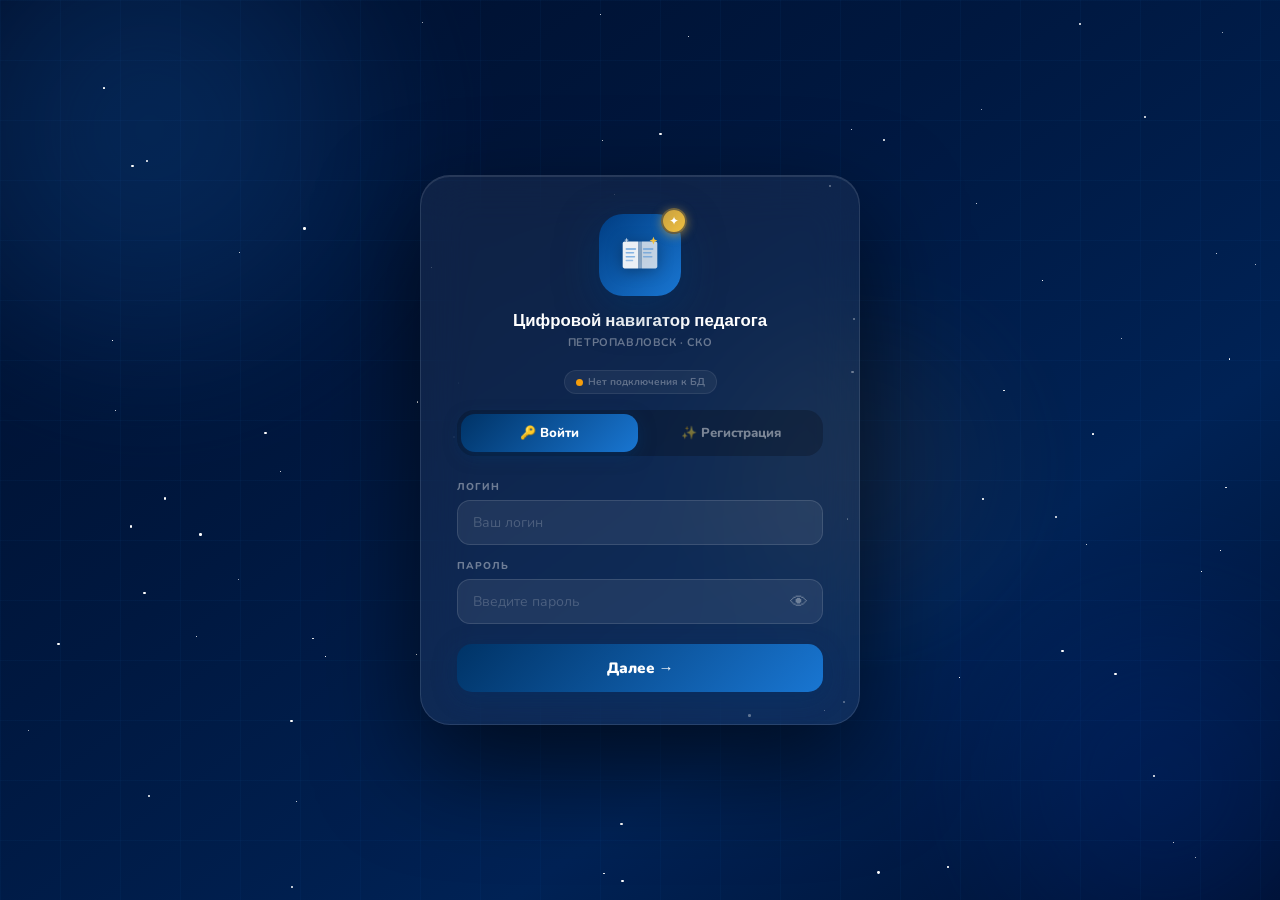
<file: chat.html>
<!DOCTYPE html>
<html lang="ru">
<head>
<meta charset="UTF-8"/>
<meta name="viewport" content="width=device-width,initial-scale=1,maximum-scale=1"/>
<title>Чат педагогов — Петропавловск</title>
<link rel="preconnect" href="https://fonts.googleapis.com"/>
<link href="https://fonts.googleapis.com/css2?family=Nunito:wght@400;600;700;800;900&display=swap" rel="stylesheet"/>
<style>
*{box-sizing:border-box;margin:0;padding:0;}
:root{
  --bg:#0b1220;
  --surface:#111a2e;
  --surface2:#172035;
  --surface3:#1e2c45;
  --border:rgba(255,255,255,.08);
  --accent:#2979ff;
  --accent2:#00c6ff;
  --green:#00e676;
  --red:#ff5252;
  --yellow:#ffd740;
  --text:#eef2ff;
  --text2:#7b8db0;
  --text3:#4a5878;
  --radius:16px;
  --font:'Nunito',sans-serif;
}
html,body{height:100%;overflow:hidden;background:var(--bg);font-family:var(--font);color:var(--text);}

/* ── LAYOUT ── */
.app{display:flex;height:100vh;position:relative;}

/* ── SIDEBAR ── */
.sidebar{
  width:320px;flex-shrink:0;
  display:flex;flex-direction:column;
  background:var(--surface);
  border-right:1px solid var(--border);
  transition:transform .3s;
}
.sb-header{
  padding:18px 16px 14px;
  border-bottom:1px solid var(--border);
  display:flex;align-items:center;gap:10px;
}
.sb-logo{
  width:38px;height:38px;border-radius:12px;
  background:linear-gradient(135deg,var(--accent),var(--accent2));
  display:flex;align-items:center;justify-content:center;
  font-size:18px;flex-shrink:0;
}
.sb-title{font-size:15px;font-weight:900;line-height:1.2;}
.sb-sub{font-size:11px;color:var(--text2);font-weight:600;}
.sb-me{
  margin-left:auto;width:34px;height:34px;border-radius:50%;
  background:var(--surface3);border:2px solid var(--border);
  display:flex;align-items:center;justify-content:center;
  font-size:13px;font-weight:900;color:var(--accent2);cursor:pointer;
  flex-shrink:0;position:relative;
}
.sb-me-dot{
  position:absolute;bottom:0;right:0;width:9px;height:9px;
  border-radius:50%;background:var(--green);border:2px solid var(--surface);
}

/* ── SEARCH + NEW ── */
.sb-actions{padding:12px 14px;display:flex;gap:8px;}
.sb-search{
  flex:1;display:flex;align-items:center;gap:8px;
  background:var(--surface3);border:1px solid var(--border);
  border-radius:12px;padding:8px 12px;
}
.sb-search input{
  flex:1;background:none;border:none;outline:none;
  font-family:var(--font);font-size:13px;color:var(--text);
}
.sb-search input::placeholder{color:var(--text3);}
.sb-search svg{color:var(--text3);flex-shrink:0;}
.btn-new{
  padding:8px 14px;border-radius:12px;border:none;
  background:linear-gradient(135deg,var(--accent),var(--accent2));
  color:#fff;font-family:var(--font);font-size:12px;font-weight:800;
  cursor:pointer;white-space:nowrap;transition:all .2s;flex-shrink:0;
}
.btn-new:hover{opacity:.85;transform:translateY(-1px);}

/* ── TABS ── */
.sb-tabs{display:flex;padding:0 14px;gap:4px;border-bottom:1px solid var(--border);}
.sb-tab{
  padding:8px 14px;font-size:12px;font-weight:800;
  border:none;background:none;color:var(--text2);
  cursor:pointer;border-bottom:2px solid transparent;
  transition:all .18s;font-family:var(--font);
}
.sb-tab.active{color:var(--accent2);border-bottom-color:var(--accent2);}

/* ── CONV LIST ── */
.conv-list{flex:1;overflow-y:auto;padding:8px 0;}
.conv-list::-webkit-scrollbar{width:4px;}
.conv-list::-webkit-scrollbar-thumb{background:var(--surface3);border-radius:4px;}

.conv-item{
  display:flex;align-items:center;gap:11px;
  padding:11px 14px;cursor:pointer;
  border-left:3px solid transparent;
  transition:all .15s;position:relative;
}
.conv-item:hover{background:var(--surface2);}
.conv-item.active{background:var(--surface3);border-left-color:var(--accent);}

.conv-av{
  width:44px;height:44px;border-radius:14px;flex-shrink:0;
  display:flex;align-items:center;justify-content:center;
  font-size:17px;font-weight:900;position:relative;
}
.conv-av.direct{background:linear-gradient(135deg,#1a3a5c,#1e4976);}
.conv-av.group{background:linear-gradient(135deg,#1a3d2e,#1a5c3a);}
.conv-av-online{
  position:absolute;bottom:1px;right:1px;
  width:10px;height:10px;border-radius:50%;
  background:var(--green);border:2px solid var(--surface);
}
.conv-body{flex:1;min-width:0;}
.conv-name{font-size:13px;font-weight:800;white-space:nowrap;overflow:hidden;text-overflow:ellipsis;}
.conv-preview{font-size:12px;color:var(--text2);white-space:nowrap;overflow:hidden;text-overflow:ellipsis;margin-top:2px;}
.conv-meta{display:flex;flex-direction:column;align-items:flex-end;gap:4px;flex-shrink:0;}
.conv-time{font-size:10px;color:var(--text3);font-weight:700;}
.conv-badge{
  min-width:18px;height:18px;border-radius:9px;padding:0 5px;
  background:var(--accent);color:#fff;font-size:10px;font-weight:900;
  display:flex;align-items:center;justify-content:center;
}

.conv-empty{
  padding:40px 20px;text-align:center;color:var(--text3);
  font-size:13px;line-height:1.7;
}
.conv-empty-icon{font-size:36px;margin-bottom:12px;display:block;}

/* ── MAIN AREA ── */
.main{flex:1;display:flex;flex-direction:column;min-width:0;position:relative;}

/* ── CHAT HEADER ── */
.chat-header{
  padding:14px 18px;border-bottom:1px solid var(--border);
  display:flex;align-items:center;gap:12px;
  background:var(--surface);
}
.chat-header-av{
  width:38px;height:38px;border-radius:12px;flex-shrink:0;
  display:flex;align-items:center;justify-content:center;
  font-size:16px;font-weight:900;
}
.chat-header-av.direct{background:linear-gradient(135deg,#1a3a5c,#1e4976);}
.chat-header-av.group{background:linear-gradient(135deg,#1a3d2e,#1a5c3a);}
.chat-header-info{flex:1;min-width:0;}
.chat-header-name{font-size:15px;font-weight:900;}
.chat-header-sub{font-size:11px;color:var(--text2);margin-top:1px;}
.chat-header-actions{display:flex;gap:6px;}
.hdr-btn{
  width:34px;height:34px;border-radius:10px;border:1px solid var(--border);
  background:var(--surface2);color:var(--text2);
  display:flex;align-items:center;justify-content:center;
  cursor:pointer;font-size:15px;transition:all .15s;
}
.hdr-btn:hover{background:var(--surface3);color:var(--text);}

/* ── MESSAGES ── */
.messages{
  flex:1;overflow-y:auto;padding:18px 18px 10px;
  display:flex;flex-direction:column;gap:4px;
}
.messages::-webkit-scrollbar{width:4px;}
.messages::-webkit-scrollbar-thumb{background:var(--surface3);border-radius:4px;}

.msg-date-sep{
  text-align:center;margin:10px 0;
  font-size:11px;font-weight:700;color:var(--text3);
  display:flex;align-items:center;gap:10px;
}
.msg-date-sep::before,.msg-date-sep::after{
  content:'';flex:1;height:1px;background:var(--border);
}

.msg-row{display:flex;gap:8px;align-items:flex-end;max-width:72%;margin-bottom:2px;}
.msg-row.own{align-self:flex-end;flex-direction:row-reverse;}
.msg-row.other{align-self:flex-start;}

.msg-av{
  width:28px;height:28px;border-radius:9px;flex-shrink:0;
  display:flex;align-items:center;justify-content:center;
  font-size:11px;font-weight:900;background:var(--surface3);
  color:var(--accent2);margin-bottom:2px;
}
.msg-av.hidden{visibility:hidden;}

.msg-bubble{
  padding:9px 13px;border-radius:16px;
  font-size:13.5px;line-height:1.5;word-break:break-word;
  position:relative;
}
.msg-row.own .msg-bubble{
  background:linear-gradient(135deg,var(--accent),#1565c0);
  color:#fff;border-bottom-right-radius:4px;
}
.msg-row.other .msg-bubble{
  background:var(--surface2);color:var(--text);
  border-bottom-left-radius:4px;
  border:1px solid var(--border);
}
.msg-name{font-size:10px;font-weight:800;color:var(--accent2);margin-bottom:3px;}
.msg-time{
  font-size:10px;color:rgba(255,255,255,.45);
  text-align:right;margin-top:3px;
}
.msg-row.other .msg-time{color:var(--text3);}

/* ── INPUT ── */
.chat-input-area{
  padding:12px 16px;border-top:1px solid var(--border);
  background:var(--surface);
}
.chat-input-row{
  display:flex;align-items:flex-end;gap:10px;
  background:var(--surface3);border:1px solid var(--border);
  border-radius:16px;padding:8px 8px 8px 14px;
  transition:border-color .2s;
}
.chat-input-row:focus-within{border-color:rgba(41,121,255,.5);}
.chat-input-row textarea{
  flex:1;background:none;border:none;outline:none;
  font-family:var(--font);font-size:13.5px;color:var(--text);
  resize:none;max-height:120px;line-height:1.5;padding-top:2px;
  min-height:22px;overflow-y:auto;
}
.chat-input-row textarea::placeholder{color:var(--text3);}
.send-btn{
  width:36px;height:36px;border-radius:11px;border:none;flex-shrink:0;
  background:linear-gradient(135deg,var(--accent),var(--accent2));
  color:#fff;cursor:pointer;display:flex;align-items:center;
  justify-content:center;transition:all .2s;
}
.send-btn:hover{transform:scale(1.08);}
.send-btn:disabled{opacity:.4;cursor:default;transform:none;}

/* ── WELCOME / EMPTY STATE ── */
.welcome{
  flex:1;display:flex;flex-direction:column;
  align-items:center;justify-content:center;
  padding:40px;text-align:center;
}
.welcome-icon{
  width:80px;height:80px;border-radius:24px;
  background:linear-gradient(135deg,var(--accent),var(--accent2));
  display:flex;align-items:center;justify-content:center;
  font-size:36px;margin-bottom:20px;
  box-shadow:0 8px 30px rgba(41,121,255,.35);
}
.welcome h2{font-size:20px;font-weight:900;margin-bottom:8px;}
.welcome p{font-size:13px;color:var(--text2);max-width:280px;line-height:1.6;}

/* ── MODALS ── */
.modal-overlay{
  position:fixed;inset:0;z-index:100;
  background:rgba(0,0,0,.7);backdrop-filter:blur(6px);
  display:flex;align-items:center;justify-content:center;padding:20px;
}
.modal{
  background:var(--surface2);border:1px solid var(--border);
  border-radius:20px;width:100%;max-width:420px;
  max-height:85vh;overflow-y:auto;
}
.modal::-webkit-scrollbar{width:4px;}
.modal::-webkit-scrollbar-thumb{background:var(--surface3);border-radius:4px;}
.modal-header{
  padding:20px 20px 14px;border-bottom:1px solid var(--border);
  display:flex;align-items:center;gap:10px;
}
.modal-header h3{font-size:16px;font-weight:900;flex:1;}
.modal-close{
  width:30px;height:30px;border-radius:9px;border:none;
  background:var(--surface3);color:var(--text2);
  cursor:pointer;font-size:16px;display:flex;
  align-items:center;justify-content:center;
}
.modal-body{padding:16px 20px 20px;}

.field-lbl{font-size:11px;font-weight:800;color:var(--text2);text-transform:uppercase;letter-spacing:.05em;margin-bottom:6px;display:block;}
.field-inp{
  width:100%;background:var(--surface3);border:1px solid var(--border);
  border-radius:12px;padding:10px 14px;
  font-family:var(--font);font-size:13px;color:var(--text);
  outline:none;transition:border-color .2s;
}
.field-inp:focus{border-color:rgba(41,121,255,.5);}
.field-group{margin-bottom:14px;}

.user-pick-list{
  max-height:240px;overflow-y:auto;
  border:1px solid var(--border);border-radius:12px;
  background:var(--surface3);
}
.user-pick-list::-webkit-scrollbar{width:4px;}
.user-pick-list::-webkit-scrollbar-thumb{background:var(--surface2);border-radius:4px;}
.user-pick-item{
  display:flex;align-items:center;gap:10px;
  padding:10px 14px;cursor:pointer;
  border-bottom:1px solid var(--border);
  transition:background .15s;
}
.user-pick-item:last-child{border-bottom:none;}
.user-pick-item:hover{background:rgba(255,255,255,.04);}
.user-pick-item.selected{background:rgba(41,121,255,.12);}
.up-av{
  width:32px;height:32px;border-radius:10px;flex-shrink:0;
  background:var(--surface2);display:flex;align-items:center;
  justify-content:center;font-size:12px;font-weight:900;color:var(--accent2);
}
.up-name{font-size:13px;font-weight:700;flex:1;}
.up-role{font-size:10px;font-weight:700;color:var(--text3);}
.up-check{width:18px;height:18px;border-radius:6px;border:2px solid var(--border);flex-shrink:0;display:flex;align-items:center;justify-content:center;font-size:10px;}
.user-pick-item.selected .up-check{background:var(--accent);border-color:var(--accent);color:#fff;}

.modal-footer{padding:0 20px 20px;display:flex;gap:10px;}
.btn-cancel{
  flex:1;padding:12px;border-radius:12px;border:1px solid var(--border);
  background:var(--surface3);color:var(--text2);
  font-family:var(--font);font-size:13px;font-weight:800;cursor:pointer;
}
.btn-create{
  flex:2;padding:12px;border-radius:12px;border:none;
  background:linear-gradient(135deg,var(--accent),var(--accent2));
  color:#fff;font-family:var(--font);font-size:13px;font-weight:800;cursor:pointer;
  transition:opacity .2s;
}
.btn-create:hover{opacity:.88;}
.btn-create:disabled{opacity:.4;cursor:default;}

/* ── TOAST ── */
.toast{
  position:fixed;bottom:24px;left:50%;transform:translateX(-50%) translateY(20px);
  background:var(--surface2);border:1px solid var(--border);
  border-radius:12px;padding:10px 20px;font-size:13px;font-weight:700;
  opacity:0;transition:all .3s;pointer-events:none;z-index:999;white-space:nowrap;
}
.toast.show{opacity:1;transform:translateX(-50%) translateY(0);}
.toast.ok{border-color:rgba(0,230,118,.3);color:var(--green);}
.toast.err{border-color:rgba(255,82,82,.3);color:var(--red);}

/* ── BACK BTN mobile ── */
.back-btn{
  display:none;width:34px;height:34px;border-radius:10px;
  border:1px solid var(--border);background:var(--surface2);
  color:var(--text2);align-items:center;justify-content:center;
  cursor:pointer;font-size:18px;flex-shrink:0;
}

/* ── MOBILE ── */
@media(max-width:680px){
  .sidebar{position:absolute;inset:0;z-index:10;width:100%;transform:translateX(0);}
  .sidebar.hidden{transform:translateX(-100%);}
  .main{width:100%;}
  .back-btn{display:flex;}
  .chat-header-actions .hdr-btn:not(.back-btn){display:none;}
}

/* ── TYPING INDICATOR ── */
.typing-indicator{
  align-self:flex-start;display:flex;align-items:center;
  gap:8px;padding:10px 14px;background:var(--surface2);
  border:1px solid var(--border);border-radius:16px;
  border-bottom-left-radius:4px;font-size:12px;color:var(--text2);
  margin-bottom:4px;
}
.typing-dots{display:flex;gap:3px;}
.typing-dots span{
  width:5px;height:5px;border-radius:50%;background:var(--text3);
  animation:tdot 1.2s infinite;
}
.typing-dots span:nth-child(2){animation-delay:.2s;}
.typing-dots span:nth-child(3){animation-delay:.4s;}
@keyframes tdot{0%,60%,100%{transform:translateY(0);}30%{transform:translateY(-5px);}}

/* ── NO AUTH ── */
.no-auth{
  flex:1;display:flex;flex-direction:column;
  align-items:center;justify-content:center;
  padding:40px;text-align:center;gap:16px;
}
.no-auth-icon{font-size:48px;}
.no-auth h2{font-size:18px;font-weight:900;}
.no-auth p{font-size:13px;color:var(--text2);max-width:260px;line-height:1.6;}
.no-auth a{
  padding:12px 28px;border-radius:14px;
  background:linear-gradient(135deg,var(--accent),var(--accent2));
  color:#fff;text-decoration:none;font-weight:900;font-size:14px;
  transition:opacity .2s;
}
.no-auth a:hover{opacity:.85;}

/* ── LOADING ── */
.spin{
  width:20px;height:20px;border:2px solid var(--surface3);
  border-top-color:var(--accent);border-radius:50%;
  animation:spin .6s linear infinite;
}
@keyframes spin{to{transform:rotate(360deg);}}
.loading-state{
  flex:1;display:flex;align-items:center;justify-content:center;gap:12px;
  font-size:13px;color:var(--text2);
}
</style>
</head>
<body>
<div class="app" id="app">

  <!-- SIDEBAR -->
  <div class="sidebar" id="sidebar">
    <div class="sb-header">
      <div class="sb-logo">💬</div>
      <div>
        <div class="sb-title">Мессенджер</div>
        <div class="sb-sub" id="sb-my-name">Загрузка...</div>
      </div>
      <div class="sb-me" id="sb-me-av" title="Профиль">
        <div class="sb-me-dot"></div>
      </div>
    </div>

    <div class="sb-actions">
      <div class="sb-search">
        <svg width="14" height="14" viewBox="0 0 24 24" fill="none" stroke="currentColor" stroke-width="2.5"><circle cx="11" cy="11" r="8"/><path d="m21 21-4.35-4.35"/></svg>
        <input type="text" id="search-inp" placeholder="Поиск диалогов..." oninput="filterConvs(this.value)"/>
      </div>
      <button class="btn-new" onclick="showNewModal()">+ Новый</button>
    </div>

    <div class="sb-tabs">
      <button class="sb-tab active" data-tab="all" onclick="switchTab(this)">Все</button>
      <button class="sb-tab" data-tab="direct" onclick="switchTab(this)">Личные</button>
      <button class="sb-tab" data-tab="group" onclick="switchTab(this)">Группы</button>
    </div>

    <div class="conv-list" id="conv-list">
      <div class="loading-state"><div class="spin"></div> Загрузка...</div>
    </div>
  </div>

  <!-- MAIN -->
  <div class="main" id="main">
    <div class="welcome" id="welcome-screen">
      <div class="welcome-icon">💬</div>
      <h2>Выберите диалог</h2>
      <p>Нажмите на чат слева или создайте новый — личный или групповой</p>
    </div>
  </div>

</div>

<!-- MODAL: новый чат -->
<div class="modal-overlay" id="modal-new" style="display:none" onclick="if(event.target===this)closeNewModal()">
  <div class="modal">
    <div class="modal-header">
      <h3 id="modal-new-title">Новый чат</h3>
      <button class="modal-close" onclick="closeNewModal()">✕</button>
    </div>
    <div class="modal-body">
      <div class="sb-tabs" style="padding:0;margin-bottom:14px">
        <button class="sb-tab active" data-type="direct" onclick="switchNewType(this)">👤 Личный</button>
        <button class="sb-tab" data-type="group" onclick="switchNewType(this)">👥 Группа</button>
      </div>

      <div id="group-name-field" class="field-group" style="display:none">
        <label class="field-lbl">Название группы</label>
        <input type="text" class="field-inp" id="group-name-inp" placeholder="Например: Старшая группа А"/>
      </div>

      <div class="field-group">
        <label class="field-lbl" id="pick-label">Выберите собеседника</label>
        <div class="user-pick-list" id="user-pick-list">
          <div style="padding:20px;text-align:center;color:var(--text3)">Загрузка...</div>
        </div>
      </div>
    </div>
    <div class="modal-footer">
      <button class="btn-cancel" onclick="closeNewModal()">Отмена</button>
      <button class="btn-create" id="btn-create" onclick="createConv()">Создать чат</button>
    </div>
  </div>
</div>

<div class="toast" id="toast"></div>

<script src="session.js"></script>
<script>
const SB_URL  = 'https://ljtogliylpubvkckpwyv.supabase.co';
const SB_ANON = 'eyJhbGciOiJIUzI1NiIsInR5cCI6IkpXVCJ9.eyJpc3MiOiJzdXBhYmFzZSIsInJlZiI6ImxqdG9nbGl5bHB1YnZrY2twd3l2Iiwicm9sZSI6ImFub24iLCJpYXQiOjE3NzMxNzEzODQsImV4cCI6MjA4ODc0NzM4NH0.91EQ_EEfi8X09Vm0jmH12_35R6tf0BwtTGoX3K5lgfc';
// SESSION_KEY удалён — используем session.js

let me = null;
let convs = [];
let allUsers = [];
let activeConvId = null;
let msgPollTimer = null;
let lastMsgTime = null;
let newType = 'direct';
let selectedUsers = [];
let convTab = 'all';
let realtimeChannel = null;

/* ═══ INIT ═══ */
window.addEventListener('DOMContentLoaded', async () => {
  // Сохраняем время визита — сбрасывает бейдж непрочитанных на index.html
  localStorage.setItem('chat_last_visit', new Date().toISOString());

  me = await SESSION.getUser();
  if (!me) {
    window.location.replace('auth.html');
    return;
  }
  document.getElementById('sb-my-name').textContent = me.name;
  document.getElementById('sb-me-av').textContent = (me.name||'?')[0].toUpperCase();
  document.getElementById('sb-me-av').innerHTML += '<div class="sb-me-dot"></div>';

  await loadConvs();
  await loadAllUsers();
  startRealtimeConvs();
});

/* ═══ SUPABASE FETCH ═══ */
async function sb(path, opts={}) {
  const headers = {
    'apikey': SB_ANON, 'Authorization': 'Bearer ' + SB_ANON,
    'Content-Type': 'application/json', 'Prefer': 'return=representation',
    ...(opts.headers||{})
  };
  const r = await fetch(`${SB_URL}/rest/v1/${path}`, { ...opts, headers });
  if (!r.ok) {
    const e = await r.json().catch(() => ({}));
    throw new Error(e.message || r.statusText);
  }
  return r.json().catch(() => null);
}

/* ═══ LOAD CONVERSATIONS ═══ */
async function loadConvs() {
  try {
    // Get all conversations where I'm a participant
    const parts = await sb(`chat_participants?user_id=eq.${encodeURIComponent(me.id)}&select=conversation_id,last_read_at`);
    if (!parts || !parts.length) { renderConvList([]); return; }

    const ids = parts.map(p => p.conversation_id);
    const idFilter = ids.map(id => `"${id}"`).join(',');

    // Get conversations with last message
    const [convData, allParts] = await Promise.all([
      sb(`chat_conversations?id=in.(${ids.join(',')})&select=*&order=created_at.desc`),
      sb(`chat_participants?conversation_id=in.(${ids.join(',')})&select=*`)
    ]);

    // For each conv, get last message
    convs = await Promise.all((convData||[]).map(async conv => {
      const myPart = parts.find(p => p.conversation_id === conv.id);
      const members = (allParts||[]).filter(p => p.conversation_id === conv.id);
      let displayName = conv.name;
      if (conv.type === 'direct') {
        const other = members.find(p => p.user_id !== me.id);
        displayName = other ? other.user_name : 'Удалённый пользователь';
      }
      // Last message
      const msgs = await sb(`chat_messages_v2?conversation_id=eq.${conv.id}&select=text,user_name,created_at&order=created_at.desc&limit=1`);
      const lastMsg = msgs && msgs[0];
      // Unread count
      const unreadTime = myPart?.last_read_at || '1970-01-01';
      const unreadRows = await sb(`chat_messages_v2?conversation_id=eq.${conv.id}&created_at=gt.${encodeURIComponent(unreadTime)}&user_id=neq.${encodeURIComponent(me.id)}&select=id`);

      return {
        ...conv,
        displayName,
        members,
        lastMsg,
        unread: (unreadRows||[]).length,
        myLastRead: unreadTime
      };
    }));

    // Sort by last message time
    convs.sort((a,b) => {
      const ta = a.lastMsg?.created_at || a.created_at;
      const tb = b.lastMsg?.created_at || b.created_at;
      return new Date(tb) - new Date(ta);
    });

    renderConvList(convs);
  } catch(e) {
    document.getElementById('conv-list').innerHTML =
      `<div class="conv-empty"><span class="conv-empty-icon">⚠️</span>${e.message}</div>`;
  }
}

/* ═══ RENDER CONV LIST ═══ */
function renderConvList(list) {
  const q = document.getElementById('search-inp').value.toLowerCase();
  let filtered = list.filter(c => {
    if (q && !c.displayName?.toLowerCase().includes(q)) return false;
    if (convTab === 'direct') return c.type === 'direct';
    if (convTab === 'group')  return c.type === 'group';
    return true;
  });

  const el = document.getElementById('conv-list');
  if (!filtered.length) {
    el.innerHTML = `<div class="conv-empty">
      <span class="conv-empty-icon">💬</span>
      ${q ? 'Ничего не найдено' : 'Нет диалогов.<br>Нажмите «+ Новый» чтобы начать'}
    </div>`;
    return;
  }

  el.innerHTML = filtered.map(c => {
    const icon = c.type === 'group'
      ? '👥'
      : (c.displayName||'?')[0].toUpperCase();
    const preview = c.lastMsg
      ? (c.lastMsg.user_name === me.name ? 'Вы: ' : '') + c.lastMsg.text
      : 'Нет сообщений';
    const time = c.lastMsg
      ? fmtTime(c.lastMsg.created_at)
      : fmtTime(c.created_at);
    const isActive = c.id === activeConvId;
    return `<div class="conv-item${isActive?' active':''}" onclick="openConv('${c.id}')">
      <div class="conv-av ${c.type}">${icon}</div>
      <div class="conv-body">
        <div class="conv-name">${esc(c.displayName||'Без названия')}</div>
        <div class="conv-preview">${esc(preview)}</div>
      </div>
      <div class="conv-meta">
        <div class="conv-time">${time}</div>
        ${c.unread > 0 ? `<div class="conv-badge">${c.unread}</div>` : ''}
      </div>
    </div>`;
  }).join('');
}

/* ═══ OPEN CONVERSATION ═══ */
async function openConv(id) {
  activeConvId = id;
  const conv = convs.find(c => c.id === id);
  if (!conv) return;

  // Mobile: hide sidebar
  document.getElementById('sidebar').classList.add('hidden');

  // Update active state
  document.querySelectorAll('.conv-item').forEach(el => {
    el.classList.toggle('active', el.onclick.toString().includes(id));
  });

  // Build chat UI
  const main = document.getElementById('main');
  const avClass = conv.type;
  const icon = conv.type === 'group' ? '👥' : (conv.displayName||'?')[0].toUpperCase();
  const membersStr = conv.type === 'group'
    ? conv.members.map(m=>m.user_name).join(', ')
    : 'Личный диалог';

  main.innerHTML = `
    <div class="chat-header">
      <button class="hdr-btn back-btn" onclick="goBack()">‹</button>
      <div class="chat-header-av ${avClass}">${icon}</div>
      <div class="chat-header-info">
        <div class="chat-header-name">${esc(conv.displayName)}</div>
        <div class="chat-header-sub" id="chat-sub">${esc(membersStr)}</div>
      </div>
      <div class="chat-header-actions">
        ${conv.type==='group' ? `<button class="hdr-btn" title="Участники" onclick="showMembers('${id}')">👥</button>` : ''}
      </div>
    </div>
    <div class="messages" id="messages"><div class="loading-state"><div class="spin"></div></div></div>
    <div class="chat-input-area">
      <div class="chat-input-row">
        <textarea id="msg-input" placeholder="Написать сообщение..." rows="1"
          oninput="autoResize(this)" onkeydown="msgKeydown(event)"></textarea>
        <button class="send-btn" id="send-btn" onclick="sendMsg()">
          <svg width="16" height="16" viewBox="0 0 24 24" fill="none" stroke="currentColor" stroke-width="2.5"><path d="m22 2-7 20-4-9-9-4 20-7z"/></svg>
        </button>
      </div>
    </div>`;

  await loadMessages(id);
  markRead(id);
  startMsgPoll(id);
  document.getElementById('msg-input').focus();
}

/* ═══ LOAD MESSAGES ═══ */
async function loadMessages(convId) {
  const el = document.getElementById('messages');
  if (!el) return;
  try {
    const msgs = await sb(`chat_messages_v2?conversation_id=eq.${convId}&select=*&order=created_at.asc&limit=100`);
    renderMessages(msgs||[], el);
    lastMsgTime = msgs && msgs.length ? msgs[msgs.length-1].created_at : null;
  } catch(e) {
    el.innerHTML = `<div class="conv-empty"><span class="conv-empty-icon">⚠️</span>${e.message}</div>`;
  }
}

function renderMessages(msgs, container) {
  if (!msgs.length) {
    container.innerHTML = `<div class="conv-empty"><span class="conv-empty-icon">👋</span>Начните общение!</div>`;
    return;
  }

  let html = '';
  let lastDate = '';
  let lastUserId = '';

  msgs.forEach((msg, i) => {
    const isOwn = msg.user_id === me.id;
    const msgDate = new Date(msg.created_at).toLocaleDateString('ru-RU', {day:'2-digit',month:'long'});
    if (msgDate !== lastDate) {
      html += `<div class="msg-date-sep">${msgDate}</div>`;
      lastDate = msgDate;
      lastUserId = '';
    }
    const showAv = !isOwn && msg.user_id !== lastUserId;
    const showName = !isOwn && showAv;
    lastUserId = msg.user_id;

    html += `<div class="msg-row ${isOwn?'own':'other'}">
      <div class="msg-av ${showAv?'':'hidden'}">${showAv?(msg.user_name||'?')[0].toUpperCase():''}</div>
      <div>
        ${showName ? `<div class="msg-name">${esc(msg.user_name)}</div>` : ''}
        <div class="msg-bubble">
          ${esc(msg.text)}
          <div class="msg-time">${fmtTimeFull(msg.created_at)}</div>
        </div>
      </div>
    </div>`;
  });

  container.innerHTML = html;
  container.scrollTop = container.scrollHeight;
}

/* ═══ POLL NEW MESSAGES ═══ */
function startMsgPoll(convId) {
  clearInterval(msgPollTimer);
  msgPollTimer = setInterval(async () => {
    if (!document.getElementById('messages')) { clearInterval(msgPollTimer); return; }
    try {
      const filter = lastMsgTime
        ? `chat_messages_v2?conversation_id=eq.${convId}&created_at=gt.${encodeURIComponent(lastMsgTime)}&select=*&order=created_at.asc`
        : `chat_messages_v2?conversation_id=eq.${convId}&select=*&order=created_at.asc&limit=1`;
      const newMsgs = await sb(filter);
      if (newMsgs && newMsgs.length) {
        const container = document.getElementById('messages');
        if (!container) return;
        const wasAtBottom = container.scrollHeight - container.clientHeight - container.scrollTop < 60;
        newMsgs.forEach(msg => {
          lastMsgTime = msg.created_at;
          const isOwn = msg.user_id === me.id;
          const div = document.createElement('div');
          div.className = `msg-row ${isOwn?'own':'other'}`;
          div.innerHTML = `
            <div class="msg-av">${(msg.user_name||'?')[0].toUpperCase()}</div>
            <div>
              ${!isOwn ? `<div class="msg-name">${esc(msg.user_name)}</div>` : ''}
              <div class="msg-bubble">
                ${esc(msg.text)}
                <div class="msg-time">${fmtTimeFull(msg.created_at)}</div>
              </div>
            </div>`;
          container.appendChild(div);
        });
        if (wasAtBottom) container.scrollTop = container.scrollHeight;
        markRead(convId);
        // refresh conv list preview
        loadConvs();
      }
    } catch(e) {}
  }, 2500);
}

/* ═══ REALTIME for conv list updates ═══ */
function startRealtimeConvs() {
  // Simple poll for conv list every 15s
  setInterval(() => loadConvs(), 15000);
}

/* ═══ SEND MESSAGE ═══ */
async function sendMsg() {
  const inp = document.getElementById('msg-input');
  if (!inp) return;
  const text = inp.value.trim();
  if (!text || !activeConvId) return;

  const btn = document.getElementById('send-btn');
  btn.disabled = true;
  inp.value = '';
  inp.style.height = '';

  try {
    await sb('chat_messages_v2', {
      method: 'POST',
      body: JSON.stringify({
        conversation_id: activeConvId,
        user_id: me.id,
        user_name: me.name,
        text
      })
    });
    // Will appear via poll
  } catch(e) {
    toast('Ошибка отправки: ' + e.message, 'err');
    inp.value = text;
  } finally {
    btn.disabled = false;
    inp.focus();
  }
}

/* ═══ MARK READ ═══ */
async function markRead(convId) {
  // Update global last visit too — keeps index.html badge accurate
  localStorage.setItem('chat_last_visit', new Date().toISOString());
  try {
    await sb(`chat_participants?conversation_id=eq.${convId}&user_id=eq.${encodeURIComponent(me.id)}`, {
      method: 'PATCH',
      body: JSON.stringify({ last_read_at: new Date().toISOString() })
    });
    // Update local unread
    const c = convs.find(x => x.id === convId);
    if (c) { c.unread = 0; renderConvList(convs); }
  } catch(e) {}
}

/* ═══ LOAD ALL USERS ═══ */
async function loadAllUsers() {
  try {
    allUsers = await sb(`pedagog_users?select=id,name,login,role&order=name.asc`) || [];
  } catch(e) {}
}

/* ═══ NEW CONV MODAL ═══ */
function showNewModal() {
  newType = 'direct';
  selectedUsers = [];
  document.getElementById('modal-new').style.display = 'flex';
  document.getElementById('group-name-field').style.display = 'none';
  document.getElementById('pick-label').textContent = 'Выберите собеседника';
  document.querySelectorAll('#modal-new .sb-tab').forEach(t => t.classList.toggle('active', t.dataset.type === 'direct'));
  renderUserPick();
}

function closeNewModal() {
  document.getElementById('modal-new').style.display = 'none';
}

function switchNewType(btn) {
  newType = btn.dataset.type;
  selectedUsers = [];
  document.querySelectorAll('#modal-new .sb-tab').forEach(t => t.classList.toggle('active', t === btn));
  document.getElementById('group-name-field').style.display = newType === 'group' ? 'block' : 'none';
  document.getElementById('pick-label').textContent = newType === 'group' ? 'Добавить участников' : 'Выберите собеседника';
  renderUserPick();
}

function renderUserPick() {
  const others = allUsers.filter(u => u.id !== me.id);
  const el = document.getElementById('user-pick-list');
  if (!others.length) { el.innerHTML = '<div style="padding:20px;text-align:center;color:var(--text3)">Нет других пользователей</div>'; return; }
  el.innerHTML = others.map(u => {
    const sel = selectedUsers.includes(u.id);
    return `<div class="user-pick-item${sel?' selected':''}" onclick="toggleUser('${u.id}')">
      <div class="up-av">${(u.name||'?')[0].toUpperCase()}</div>
      <div>
        <div class="up-name">${esc(u.name)}</div>
        <div class="up-role">@${u.login} · ${u.role === 'admin' ? 'Админ' : 'Педагог'}</div>
      </div>
      <div class="up-check">${sel ? '✓' : ''}</div>
    </div>`;
  }).join('');
}

function toggleUser(uid) {
  if (newType === 'direct') {
    selectedUsers = selectedUsers[0] === uid ? [] : [uid];
  } else {
    const idx = selectedUsers.indexOf(uid);
    if (idx >= 0) selectedUsers.splice(idx, 1);
    else selectedUsers.push(uid);
  }
  renderUserPick();
}

async function createConv() {
  if (!selectedUsers.length) { toast('Выберите участника', 'err'); return; }
  const btn = document.getElementById('btn-create');
  btn.disabled = true; btn.textContent = '⏳ Создаём...';

  try {
    if (newType === 'direct') {
      // Check if direct conv already exists
      const otherId = selectedUsers[0];
      const existing = convs.find(c =>
        c.type === 'direct' &&
        c.members.some(m => m.user_id === otherId)
      );
      if (existing) {
        closeNewModal();
        openConv(existing.id);
        return;
      }
    }

    const groupName = newType === 'group'
      ? (document.getElementById('group-name-inp').value.trim() || 'Группа')
      : null;

    // Create conversation
    const convRes = await sb('chat_conversations', {
      method: 'POST',
      body: JSON.stringify({ type: newType, name: groupName, created_by: me.id })
    });
    const newConv = convRes[0];

    // Add participants (me + selected)
    const allParticipants = [me.id, ...selectedUsers];
    for (const uid of allParticipants) {
      const u = uid === me.id ? { id: me.id, name: me.name } : allUsers.find(x => x.id === uid);
      await sb('chat_participants', {
        method: 'POST',
        body: JSON.stringify({
          conversation_id: newConv.id,
          user_id: uid,
          user_name: u?.name || uid
        })
      });
    }

    closeNewModal();
    toast('✅ Чат создан!', 'ok');
    await loadConvs();
    openConv(newConv.id);
  } catch(e) {
    toast('Ошибка: ' + e.message, 'err');
  } finally {
    btn.disabled = false; btn.textContent = 'Создать чат';
  }
}

/* ═══ SHOW MEMBERS ═══ */
function showMembers(convId) {
  const conv = convs.find(c => c.id === convId);
  if (!conv) return;
  const list = conv.members.map(m =>
    `<div class="user-pick-item">
      <div class="up-av">${(m.user_name||'?')[0].toUpperCase()}</div>
      <div class="up-name">${esc(m.user_name)}${m.user_id === me.id ? ' <span style="color:var(--text3)">(вы)</span>' : ''}</div>
    </div>`
  ).join('');
  alert('Участники группы:\n' + conv.members.map(m=>m.user_name).join('\n'));
}

/* ═══ GO BACK (mobile) ═══ */
function goBack() {
  document.getElementById('sidebar').classList.remove('hidden');
  clearInterval(msgPollTimer);
  activeConvId = null;
}

/* ═══ FILTER + TABS ═══ */
function filterConvs(q) { renderConvList(convs); }
function switchTab(btn) {
  convTab = btn.dataset.tab;
  document.querySelectorAll('.sb-tabs .sb-tab').forEach(t => t.classList.toggle('active', t === btn));
  renderConvList(convs);
}

/* ═══ UTILS ═══ */
function autoResize(el) {
  el.style.height = 'auto';
  el.style.height = Math.min(el.scrollHeight, 120) + 'px';
}

function msgKeydown(e) {
  if (e.key === 'Enter' && !e.shiftKey) { e.preventDefault(); sendMsg(); }
}

function fmtTime(iso) {
  if (!iso) return '';
  const d = new Date(iso);
  const now = new Date();
  if (d.toDateString() === now.toDateString()) {
    return d.toLocaleTimeString('ru-RU', {hour:'2-digit',minute:'2-digit'});
  }
  return d.toLocaleDateString('ru-RU', {day:'2-digit',month:'2-digit'});
}

function fmtTimeFull(iso) {
  return new Date(iso).toLocaleTimeString('ru-RU', {hour:'2-digit',minute:'2-digit'});
}

function esc(str) {
  return String(str||'').replace(/&/g,'&amp;').replace(/</g,'&lt;').replace(/>/g,'&gt;').replace(/"/g,'&quot;');
}

let toastT = null;
function toast(msg, type='ok') {
  const el = document.getElementById('toast');
  el.textContent = msg; el.className = `toast show ${type}`;
  clearTimeout(toastT);
  toastT = setTimeout(() => el.classList.remove('show'), 3000);
}
</script>
</body>
</html>
</file>
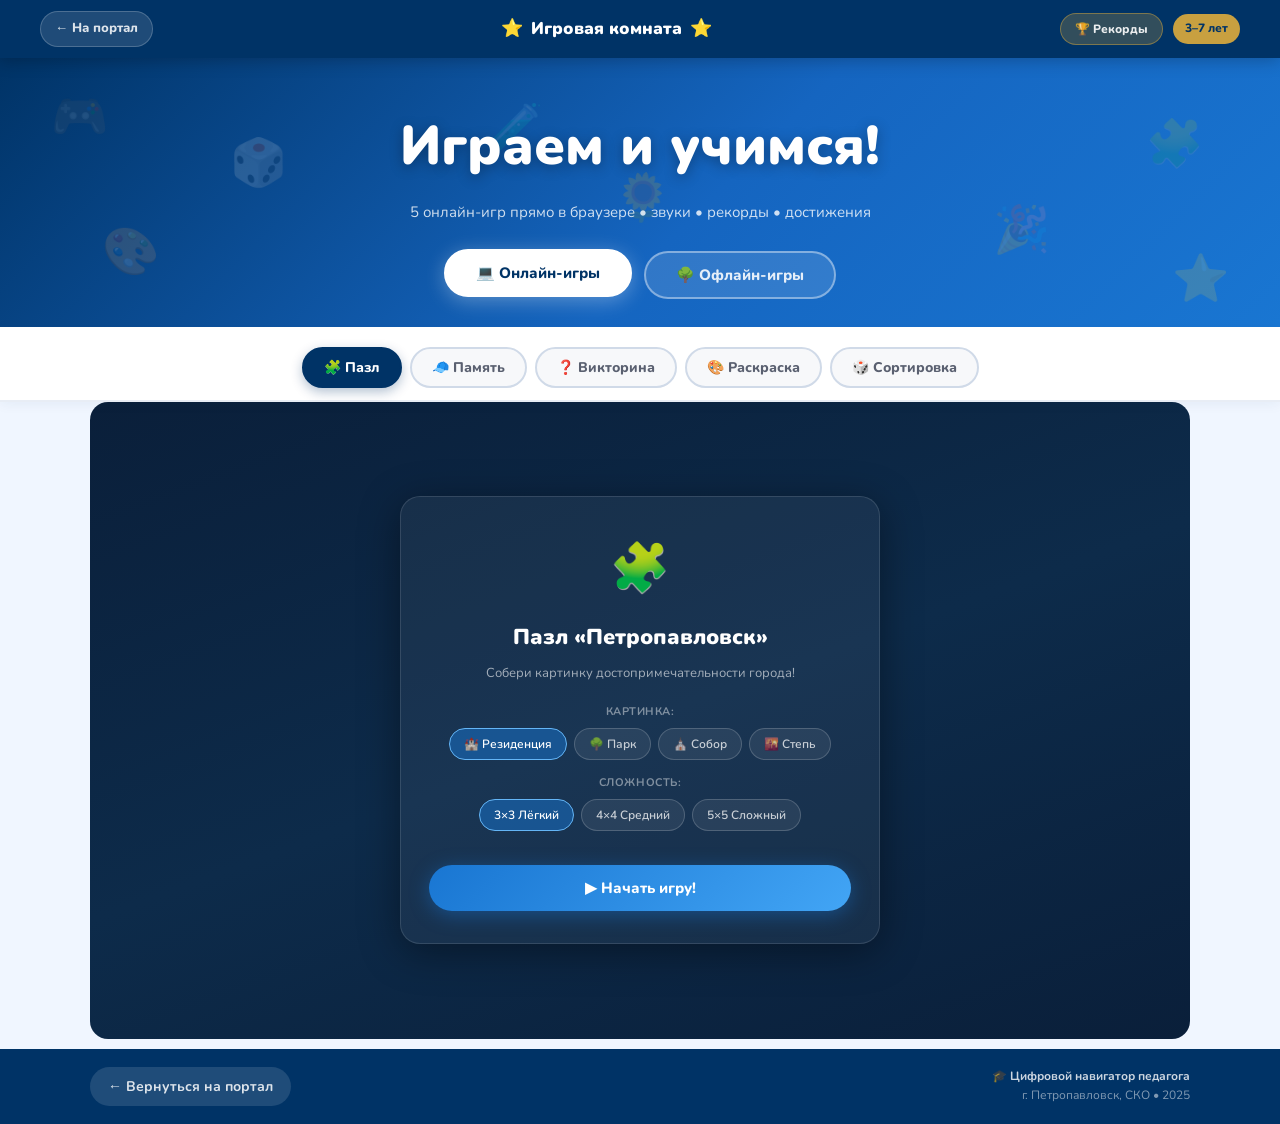
<file: games.html>
<!DOCTYPE html>
<html lang="ru">
<head>
  <meta charset="UTF-8"/>
  <meta name="viewport" content="width=device-width,initial-scale=1.0"/>
  <title>Игровая комната — Цифровой навигатор педагога | Петропавловск</title>
  <link rel="stylesheet" href="style.css"/>
  <link rel="stylesheet" href="games.css"/>
  <link rel="stylesheet" href="games-patch.css"/>
  <link href="https://fonts.googleapis.com/css2?family=Nunito:wght@400;600;700;800;900&display=swap" rel="stylesheet"/>

<script>
/* ── AUTH GATE: redirect to auth if not logged in ── */
(async function(){
  const user = await SESSION.getUser();
  if (!user) {
    // Show mini gate overlay instead of hard redirect
    document.addEventListener('DOMContentLoaded', function() {
      const gate = document.createElement('div');
      gate.id = 'games-gate';
      gate.style.cssText = 'position:fixed;inset:0;z-index:9999;background:rgba(0,19,48,.97);display:flex;align-items:center;justify-content:center;padding:20px;backdrop-filter:blur(8px)';
      gate.innerHTML = `
        <div style="background:rgba(255,255,255,.07);border:1px solid rgba(255,255,255,.12);border-radius:28px;padding:40px 32px;max-width:380px;width:100%;text-align:center;color:#fff;font-family:'Nunito',sans-serif;animation:gr .5s cubic-bezier(.34,1.4,.64,1)">
          <style>@keyframes gr{from{opacity:0;transform:translateY(24px) scale(.95)}to{opacity:1;transform:none}}</style>
          <div style="font-size:64px;margin-bottom:16px">🎮</div>
          <h2 style="font-size:1.5rem;font-weight:900;margin-bottom:8px">Зал игр</h2>
          <p style="font-size:13px;color:rgba(255,255,255,.55);line-height:1.6;margin-bottom:24px">Войдите в аккаунт чтобы играть и сохранять рекорды.</p>
          <a href="auth.html" style="display:block;padding:14px;background:linear-gradient(135deg,#003366,#1976D2);color:#fff;border-radius:15px;font-weight:900;font-size:15px;text-decoration:none;margin-bottom:10px;transition:all .2s">🔑 Войти в портал</a>
          <a href="index.html" style="display:block;padding:10px;color:rgba(255,255,255,.4);font-size:12px;font-weight:700;text-decoration:none;text-align:center">← На главную</a>
        </div>`;
      document.body.appendChild(gate);
    });
  }
})();
</script>
<script src="session.js"></script>
</head>
<body class="games-page">

<!-- CONFETTI CANVAS (inject by JS) -->

<!-- ══════ HEADER ══════ -->
<header id="games-header">
  <div class="gh-inner">
    <a href="index.html" class="gh-back">&#8592; На портал</a>
    <div class="gh-title">
      <span class="gh-star">&#11088;</span>
      Игровая комната
      <span class="gh-star">&#11088;</span>
    </div>
    <div class="gh-right">
      <button id="show-records-btn" class="gh-records-btn" title="Рекорды и достижения">&#127942; Рекорды</button>
      <span class="gh-age-badge">3–7 лет</span>
    </div>
  </div>
</header>

<!-- ══════ HERO ══════ -->
<div class="games-hero">
  <div class="games-hero-bubbles">
    <span class="bubble b1">&#127918;</span><span class="bubble b2">&#129513;</span>
    <span class="bubble b3">&#127912;</span><span class="bubble b4">&#11088;</span>
    <span class="bubble b5">&#127803;</span><span class="bubble b6">&#129514;</span>
    <span class="bubble b7">&#127881;</span><span class="bubble b8">&#127922;</span>
  </div>
  <h1 class="games-hero-title">Играем и учимся!</h1>
  <p class="games-hero-sub">5 онлайн-игр прямо в браузере &bull; звуки &bull; рекорды &bull; достижения</p>
  <div class="games-hero-tabs">
    <button class="gtab active" data-tab="online">&#128187; Онлайн-игры</button>
    <button class="gtab" data-tab="offline">&#127795; Офлайн-игры</button>
  </div>
</div>

<!-- ══════════════════════════════
     ОНЛАЙН
══════════════════════════════ -->
<section id="tab-online" class="gtab-content active">

  <div class="online-nav">
    <button class="onav-btn active" data-game="puzzle">&#129513; Пазл</button>
    <button class="onav-btn" data-game="memory">&#129506; Память</button>
    <button class="onav-btn" data-game="quiz">&#10067; Викторина</button>
    <button class="onav-btn" data-game="coloring">&#127912; Раскраска</button>
    <button class="onav-btn" data-game="sort">&#127922; Сортировка</button>
  </div>

  <!-- ──────────────────────────────
       ПАЗЛ
  ────────────────────────────────── -->
  <div id="game-puzzle" class="game-panel active">
    <div class="game-header">
      <div class="game-title-block">
        <span class="game-icon-big">&#129513;</span>
        <div>
          <h2>Пазл «Петропавловск»</h2>
          <p>Собери картинку достопримечательности города!</p>
        </div>
      </div>
      <div class="game-controls-top">
        <div class="game-score-box"><span class="gs-label">Ходов</span><span class="gs-val" id="puzzle-moves">0</span></div>
        <div class="game-score-box"><span class="gs-label">Время</span><span class="gs-val" id="puzzle-timer">0:00</span></div>
        <div class="game-score-box record-box"><span class="gs-label">Рекорд</span><span class="gs-val small" id="puzzle-record">—</span></div>
        <button class="game-btn-round" id="puzzle-new" title="Новая игра">&#8635;</button>
      </div>
    </div>

    <div class="puzzle-area">
      <div class="puzzle-sidebar">
        <p class="puzzle-choose-label">&#127775; Выбери картинку:</p>
        <div class="puzzle-thumbs">
          <button class="pthumb active" data-img="ablai"><div class="pthumb-art ablai-art">&#127984;</div><span>Резиденция хана</span></button>
          <button class="pthumb" data-img="park"><div class="pthumb-art park-art">&#127795;</div><span>Парк Победы</span></button>
          <button class="pthumb" data-img="sobor"><div class="pthumb-art sobor-art">&#9962;</div><span>Собор</span></button>
          <button class="pthumb" data-img="step"><div class="pthumb-art step-art">&#127768;</div><span>Степь СКО</span></button>
        </div>
        <p class="puzzle-choose-label">&#127919; Сложность:</p>
        <div class="puzzle-difficulty">
          <button class="diff-btn active" data-grid="3">3&#215;3<br><small>Лёгкий</small></button>
          <button class="diff-btn" data-grid="4">4&#215;4<br><small>Средний</small></button>
          <button class="diff-btn" data-grid="5">5&#215;5<br><small>Сложный</small></button>
        </div>
        <div class="puzzle-preview-box">
          <p class="puzzle-choose-label">&#128065; Подсказка:</p>
          <div id="puzzle-preview-img" class="pthumb-art ablai-art puzzle-big-preview">&#127984;</div>
        </div>
      </div>
      <div class="puzzle-center">
        <div id="puzzle-board" class="puzzle-board"></div>
      </div>
    </div>

    <div id="puzzle-win" class="game-win-overlay hidden">
      <div class="win-box">
        <div class="win-emoji">&#127881;</div>
        <h3>Пазл собран!</h3>
        <p>&#128100; Ходов: <strong id="puzzle-win-moves">0</strong></p>
        <p>&#8987; Время: <strong id="puzzle-win-time">0:00</strong></p>
        <div id="puzzle-win-new-rec" class="new-record-badge" style="display:none">&#127942; Новый рекорд!</div>
        <button class="win-btn" id="puzzle-win-new">Сыграть ещё!</button>
      </div>
    </div>
  </div>

  <!-- ──────────────────────────────
       ПАМЯТЬ
  ────────────────────────────────── -->
  <div id="game-memory" class="game-panel">
    <div class="game-header">
      <div class="game-title-block">
        <span class="game-icon-big">&#129506;</span>
        <div>
          <h2>«Найди пару»</h2>
          <p>Переворачивай карточки и находи одинаковые!</p>
        </div>
      </div>
      <div class="game-controls-top">
        <div class="game-score-box"><span class="gs-label">Пары</span><span class="gs-val" id="mem-pairs">0/8</span></div>
        <div class="game-score-box"><span class="gs-label">Ходы</span><span class="gs-val" id="mem-moves">0</span></div>
        <div class="game-score-box"><span class="gs-label">Звёзды</span><span class="gs-val" id="mem-stars">&#11088;&#11088;&#11088;</span></div>
        <div class="game-score-box record-box"><span class="gs-label">Рекорд</span><span class="gs-val small" id="mem-record">—</span></div>
        <button class="game-btn-round" id="mem-new" title="Новая игра">&#8635;</button>
      </div>
    </div>
    <div class="mem-controls-row">
      <span>Набор:</span>
      <button class="diff-btn active" data-memset="animals">&#128006; Животные</button>
      <button class="diff-btn" data-memset="sights">&#127963; Достопримечательности</button>
      <button class="diff-btn" data-memset="nature">&#127807; Природа</button>
      <button class="diff-btn" data-memset="objects">&#127968; Предметы</button>
    </div>
    <div id="memory-board" class="memory-board"></div>
    <div id="memory-win" class="game-win-overlay hidden">
      <div class="win-box">
        <div class="win-emoji" id="mem-win-emoji">&#127881;</div>
        <h3>Отлично!</h3>
        <p id="mem-win-text">Все пары найдены!</p>
        <div class="win-stars" id="mem-win-stars"></div>
        <div id="mem-win-newrec" class="new-record-badge" style="display:none">&#127942; Новый рекорд!</div>
        <button class="win-btn" id="mem-win-new">Играть снова!</button>
      </div>
    </div>
  </div>

  <!-- ──────────────────────────────
       ВИКТОРИНА
  ────────────────────────────────── -->
  <div id="game-quiz" class="game-panel">
    <div class="game-header">
      <div class="game-title-block">
        <span class="game-icon-big">&#10067;</span>
        <div>
          <h2>Знаю свой город!</h2>
          <p>14 вопросов о Петропавловске и Казахстане</p>
        </div>
      </div>
      <div class="game-controls-top">
        <div class="game-score-box"><span class="gs-label">Счёт</span><span class="gs-val" id="quiz-score">0</span></div>
        <div class="game-score-box"><span class="gs-label">Вопрос</span><span class="gs-val" id="quiz-progress">1/10</span></div>
        <div class="game-score-box record-box"><span class="gs-label">Рекорд</span><span class="gs-val small" id="quiz-record">—</span></div>
        <button class="game-btn-round" id="quiz-restart" title="Сначала">&#8635;</button>
      </div>
    </div>
    <div class="quiz-area" id="quiz-question-area">
      <div class="quiz-progress-bar"><div id="quiz-progress-fill" class="quiz-progress-fill" style="width:10%"></div></div>
      <div id="quiz-category-badge" class="quiz-cat-badge">&#127963; Краеведение</div>
      <div id="quiz-emoji-big" class="quiz-emoji-big">&#127961;</div>
      <h3 id="quiz-question-text" class="quiz-question-text">Загрузка...</h3>
      <div id="quiz-answers" class="quiz-answers"></div>
      <div id="quiz-feedback" class="quiz-feedback hidden"></div>
      <div id="quiz-fact-box" class="quiz-fact-box hidden"></div>
      <button id="quiz-next-btn" class="quiz-next-btn hidden">Следующий &#8594;</button>
    </div>
    <div id="quiz-finish-area" class="quiz-finish hidden">
      <div class="quiz-finish-emoji" id="quiz-finish-emoji">&#127881;</div>
      <h3 id="quiz-finish-title">Молодец!</h3>
      <p id="quiz-finish-text">Ты ответил правильно на X из 10 вопросов!</p>
      <div class="quiz-stars" id="quiz-finish-stars"></div>
      <div id="quiz-new-rec" class="new-record-badge" style="display:none">&#127942; Новый рекорд!</div>
      <button class="win-btn" id="quiz-play-again">Сыграть ещё!</button>
    </div>
  </div>

  <!-- ──────────────────────────────
       РАСКРАСКА
  ────────────────────────────────── -->
  <div id="game-coloring" class="game-panel">
    <div class="game-header">
      <div class="game-title-block">
        <span class="game-icon-big">&#127912;</span>
        <div>
          <h2>Раскраска «Казахстан»</h2>
          <p>Выбери цвет и рисуй! Сохрани свой шедевр!</p>
        </div>
      </div>
      <div class="game-controls-top">
        <button class="game-btn-round" id="color-clear" title="Очистить">&#128465;</button>
        <button class="game-btn-round" id="color-save" title="Сохранить PNG">&#128190;</button>
        <button class="game-btn-round" id="color-new" title="Следующая картинка">&#8635;</button>
      </div>
    </div>
    <div class="coloring-area">
      <div class="color-left-panel">
        <div class="color-palette" id="color-palette"></div>
        <div class="brush-controls">
          <label>&#128396; Кисть:</label>
          <input type="range" id="brush-size" min="4" max="45" value="18"/>
          <span id="brush-size-val">18</span>
          <button class="eraser-btn" id="eraser-btn" title="Ластик">&#9999; Ластик</button>
        </div>
        <div class="coloring-thumbs" id="coloring-thumbs"></div>
      </div>
      <div class="coloring-stage">
        <canvas id="color-canvas" width="520" height="400"></canvas>
        <p class="canvas-hint">&#128070; Рисуй прямо на картинке мышкой или пальцем!</p>
      </div>
    </div>
  </div>

  <!-- ──────────────────────────────
       СОРТИРОВКА
  ────────────────────────────────── -->
  <div id="game-sort" class="game-panel">
    <div class="game-header">
      <div class="game-title-block">
        <span class="game-icon-big">&#127922;</span>
        <div>
          <h2>Разложи по группам!</h2>
          <p>Перетащи или нажми, потом нажми на корзину</p>
        </div>
      </div>
      <div class="game-controls-top">
        <div class="game-score-box"><span class="gs-label">Правильно</span><span class="gs-val" id="sort-correct">0</span></div>
        <div class="game-score-box"><span class="gs-label">Ошибки</span><span class="gs-val" id="sort-errors">0</span></div>
        <div class="game-score-box record-box"><span class="gs-label">Рекорд</span><span class="gs-val small" id="sort-record">—</span></div>
        <button class="game-btn-round" id="sort-new" title="Новый раунд">&#8635;</button>
      </div>
    </div>
    <div class="sort-mode-row">
      <button class="diff-btn active" data-sortmode="seasons">&#127810; Сезоны</button>
      <button class="diff-btn" data-sortmode="animals">&#128014; Животные</button>
      <button class="diff-btn" data-sortmode="sizes">&#128269; Размеры</button>
      <button class="diff-btn" data-sortmode="food">&#127822; Еда</button>
    </div>
    <div class="sort-game-area">
      <div class="sort-items-pool" id="sort-pool"></div>
      <div class="sort-buckets" id="sort-buckets"></div>
    </div>
    <div id="sort-win" class="game-win-overlay hidden">
      <div class="win-box">
        <div class="win-emoji">&#127881;</div>
        <h3 id="sort-win-title">Всё разложено!</h3>
        <p id="sort-win-text">Ошибок: 0</p>
        <div id="sort-win-newrec" class="new-record-badge" style="display:none">&#127942; Новый рекорд!</div>
        <button class="win-btn" id="sort-win-new">Ещё раз!</button>
      </div>
    </div>
  </div>

</section>

<!-- ══════════════════════════════
     ОФЛАЙН
══════════════════════════════ -->
<section id="tab-offline" class="gtab-content">
  <div class="offline-intro">
    <div class="offline-intro-icon">&#127795;</div>
    <div>
      <h2>Игры без экрана</h2>
      <p>Карточки, правила и описания для занятий в садике, на прогулке и дома</p>
    </div>
  </div>
  <div class="offline-filters">
    <button class="ofilter active" data-filter="all">Все</button>
    <button class="ofilter" data-filter="indoor">&#127968; В помещении</button>
    <button class="ofilter" data-filter="outdoor">&#9978; На улице</button>
    <button class="ofilter" data-filter="cards">&#127183; Карточки</button>
    <button class="ofilter" data-filter="active">&#127939; Подвижные</button>
    <button class="ofilter" data-filter="creative">&#127912; Творческие</button>
  </div>
  <div class="offline-grid" id="offline-grid">

    <div class="ocard" data-tags="cards indoor" style="display:flex">
      <div class="ocard-header ocard-h1"><span class="ocard-emoji">&#127183;</span><span class="ocard-difficulty">&#9733; Лёгкая</span></div>
      <div class="ocard-body">
        <h3>Лото «Животные Казахстана»</h3>
        <div class="ocard-meta"><span class="otag indoor">В помещении</span><span class="otag age">3–7 лет</span><span class="otag players">2–6 игроков</span><span class="otag time">20–30 мин</span></div>
        <p>Классическое лото с карточками животных Казахстана: барс, беркут, сайгак, корсак.</p>
        <div class="ocard-goals"><strong>Развивает:</strong> память, внимание, словарный запас</div>
        <details class="ocard-rules"><summary>&#128214; Правила</summary><ol><li>Каждому раздаётся большая карта с 6 животными.</li><li>Ведущий тянет маленькие карточки и называет животное.</li><li>Совпадение — закрыть клетку фишкой.</li><li>Первый закрывший все 6 — победитель.</li><li>Доп: расскажи факт о животном на картинке.</li></ol></details>
        <div class="ocard-materials"><strong>Нужно:</strong> распечатать карточки, фишки (монеты, пуговицы)</div>
      </div>
      <div class="ocard-footer"><button class="ocard-print-btn" onclick="printCard('loto')">&#128438; Распечатать карточки</button></div>
    </div>

    <div class="ocard" data-tags="outdoor active" style="display:flex">
      <div class="ocard-header ocard-h2"><span class="ocard-emoji">&#127939;</span><span class="ocard-difficulty">&#9733;&#9733; Средняя</span></div>
      <div class="ocard-body">
        <h3>Байга — степная скачка</h3>
        <div class="ocard-meta"><span class="otag outdoor">На улице</span><span class="otag age">4–7 лет</span><span class="otag players">6–20 детей</span><span class="otag time">15–20 мин</span></div>
        <p>Подвижная казахская народная игра-скачка. Дети «скачут» как лошади, передавая эстафету.</p>
        <div class="ocard-goals"><strong>Развивает:</strong> ловкость, скорость, командный дух</div>
        <details class="ocard-rules"><summary>&#128214; Правила</summary><ol><li>2–3 команды — «табуна».</li><li>На расстоянии 20–30 м — «финиш».</li><li>По сигналу скачут (прыжки/высокий шаг), достигают финиша, возвращаются.</li><li>Касаются руки следующего игрока.</li><li>Победившая команда — «кличь победителя».</li></ol></details>
        <div class="ocard-materials"><strong>Нужно:</strong> площадка, конусы или мел для разметки</div>
      </div>
      <div class="ocard-footer"><button class="ocard-print-btn" onclick="printCard('bajga')">&#128438; Распечатать правила</button></div>
    </div>

    <div class="ocard" data-tags="indoor cards creative" style="display:flex">
      <div class="ocard-header ocard-h3"><span class="ocard-emoji">&#129513;</span><span class="ocard-difficulty">&#9733; Лёгкая</span></div>
      <div class="ocard-body">
        <h3>Пазл «Карта города»</h3>
        <div class="ocard-meta"><span class="otag indoor">В помещении</span><span class="otag age">4–7 лет</span><span class="otag players">1–4 игрока</span><span class="otag time">10–25 мин</span></div>
        <p>Распечатай и разрежь карту Петропавловска. Ребёнок собирает и находит знакомые места.</p>
        <div class="ocard-goals"><strong>Развивает:</strong> пространственное мышление, краеведение</div>
        <details class="ocard-rules"><summary>&#128214; Как сделать</summary><ol><li>Распечатай карту на А4 (цвет).</li><li>Наклей на картон, покрой скотчем.</li><li>Разрежь на 12 (3–4 года) или 24 части (5–7 лет).</li><li>Сложи в конверт — пазл готов!</li><li>Усложнение: назови достопримечательности.</li></ol></details>
        <div class="ocard-materials"><strong>Нужно:</strong> принтер, картон, ножницы, скотч</div>
      </div>
      <div class="ocard-footer"><button class="ocard-print-btn" onclick="printCard('map')">&#128438; Распечатать карту</button></div>
    </div>

    <div class="ocard" data-tags="outdoor active" style="display:flex">
      <div class="ocard-header ocard-h4"><span class="ocard-emoji">&#128678;</span><span class="ocard-difficulty">&#9733; Лёгкая</span></div>
      <div class="ocard-body">
        <h3>Светофор — живой</h3>
        <div class="ocard-meta"><span class="otag outdoor">На улице</span><span class="otag age">3–6 лет</span><span class="otag players">6–30 детей</span><span class="otag time">10–15 мин</span></div>
        <p>Воспитатель показывает цвет. Зелёный — бегут, жёлтый — идут медленно, красный — замирают.</p>
        <div class="ocard-goals"><strong>Развивает:</strong> реакцию, знание ПДД, саморегуляцию</div>
        <details class="ocard-rules"><summary>&#128214; Правила</summary><ol><li>Три круга: красный, жёлтый, зелёный (~20 см).</li><li>Зелёный — все бегут.</li><li>Жёлтый — медленно идут.</li><li>Красный — замирают. Пошевелился — садится.</li><li>Победитель — последний оставшийся.</li></ol></details>
        <div class="ocard-materials"><strong>Нужно:</strong> три цветных круга из картона</div>
      </div>
      <div class="ocard-footer"><button class="ocard-print-btn" onclick="printCard('svetofor')">&#128438; Распечатать круги</button></div>
    </div>

    <div class="ocard" data-tags="indoor cards" style="display:flex">
      <div class="ocard-header ocard-h5"><span class="ocard-emoji">&#127917;</span><span class="ocard-difficulty">&#9733;&#9733; Средняя</span></div>
      <div class="ocard-body">
        <h3>Ролевая игра «Базар»</h3>
        <div class="ocard-meta"><span class="otag indoor">В помещении</span><span class="otag age">4–7 лет</span><span class="otag players">4–15 детей</span><span class="otag time">25–40 мин</span></div>
        <p>Продавцы, покупатели, кассиры. Игрушечные деньги и карточки товаров. «Сәлем! Рақмет!»</p>
        <div class="ocard-goals"><strong>Развивает:</strong> математику (счёт), речь, общение</div>
        <details class="ocard-rules"><summary>&#128214; Как провести</summary><ol><li>2–3 продавца, остальные — покупатели.</li><li>«Товары» + ценники.</li><li>Каждому — «деньги».</li><li>Покупатели ходят, торгуются вежливо.</li><li>Через 15 мин роли меняются.</li></ol></details>
        <div class="ocard-materials"><strong>Нужно:</strong> игрушечные деньги, муляжи товаров, ценники</div>
      </div>
      <div class="ocard-footer"><button class="ocard-print-btn" onclick="printCard('bazar')">&#128438; Распечатать деньги</button></div>
    </div>

    <div class="ocard" data-tags="outdoor active" style="display:flex">
      <div class="ocard-header ocard-h6"><span class="ocard-emoji">&#9917;</span><span class="ocard-difficulty">&#9733; Лёгкая</span></div>
      <div class="ocard-body">
        <h3>Асық — казахская игра</h3>
        <div class="ocard-meta"><span class="otag outdoor">На улице</span><span class="otag age">5–7 лет</span><span class="otag players">2–10 детей</span><span class="otag time">15–30 мин</span></div>
        <p>Традиционная игра с бараньими косточками (асыками). Используй плоские камушки.</p>
        <div class="ocard-goals"><strong>Развивает:</strong> меткость, моторику, знание традиций</div>
        <details class="ocard-rules"><summary>&#128214; Правила</summary><ol><li>Круг на земле ~50 см.</li><li>Каждый кладёт 2–3 асыка в круг.</li><li>По очереди бросают «биток», выбивают косточки.</li><li>Выбитые — победителю.</li><li>Кто набрал больше — победил.</li></ol></details>
        <div class="ocard-materials"><strong>Нужно:</strong> асыки или плоские камушки, мел</div>
      </div>
      <div class="ocard-footer"><button class="ocard-print-btn" onclick="printCard('asyk')">&#128438; Распечатать правила</button></div>
    </div>

    <div class="ocard" data-tags="indoor creative" style="display:flex">
      <div class="ocard-header ocard-h7"><span class="ocard-emoji">&#127912;</span><span class="ocard-difficulty">&#9733; Лёгкая</span></div>
      <div class="ocard-body">
        <h3>Раскраска «Казахский орнамент»</h3>
        <div class="ocard-meta"><span class="otag indoor">В помещении</span><span class="otag age">3–7 лет</span><span class="otag players">1–30 детей</span><span class="otag time">15–20 мин</span></div>
        <p>Раскраски с традиционными узорами. Расскажи значение «Қошқар мүйіз» (бараньи рога — сила).</p>
        <div class="ocard-goals"><strong>Развивает:</strong> творчество, моторику, знание культуры</div>
        <details class="ocard-rules"><summary>&#128214; Советы</summary><ol><li>Покажи образцы на юртах, коврах.</li><li>Исторические цвета: красный, синий, золотой.</li><li>Устрой мини-выставку работ.</li><li>Для 6–7 лет: придумай свой узор.</li></ol></details>
        <div class="ocard-materials"><strong>Нужно:</strong> распечатки, карандаши или краски</div>
      </div>
      <div class="ocard-footer"><button class="ocard-print-btn" onclick="printCard('ornament')">&#128438; Распечатать раскраски</button></div>
    </div>

    <div class="ocard" data-tags="outdoor active indoor" style="display:flex">
      <div class="ocard-header ocard-h8"><span class="ocard-emoji">&#128269;</span><span class="ocard-difficulty">&#9733;&#9733; Средняя</span></div>
      <div class="ocard-body">
        <h3>«Горячо-холодно» — Петропавловск</h3>
        <div class="ocard-meta"><span class="otag indoor">В помещении</span><span class="otag outdoor">На улице</span><span class="otag age">4–7 лет</span><span class="otag players">5–20 детей</span><span class="otag time">10–15 мин</span></div>
        <p>Спрятана карточка с достопримечательностью. Дети ищут по подсказкам «горячо/холодно».</p>
        <div class="ocard-goals"><strong>Развивает:</strong> ориентацию, краеведение, внимание</div>
        <details class="ocard-rules"><summary>&#128214; Правила</summary><ol><li>Воспитатель прячет карточку (Парк, Резиденция и т.д.).</li><li>Водящий ищет, остальные подсказывают.</li><li>Найдя — называет и рассказывает о месте.</li><li>Рассказал правильно — становится ведущим.</li></ol></details>
        <div class="ocard-materials"><strong>Нужно:</strong> карточки с достопримечательностями (6–8 шт)</div>
      </div>
      <div class="ocard-footer"><button class="ocard-print-btn" onclick="printCard('hot_cold')">&#128438; Распечатать карточки</button></div>
    </div>

  </div>
</section>

<!-- FOOTER -->
<footer class="games-footer">
  <div class="gf-inner">
    <a href="index.html" class="gf-back">&#8592; Вернуться на портал</a>
    <div class="gf-info">
      <span>&#127891; Цифровой навигатор педагога</span>
      <span>г. Петропавловск, СКО &bull; 2025</span>
    </div>
  </div>
</footer>

<div id="games-toast"></div>

<script src="games.js"></script>
<script src="games-patch.js"></script>
</body>
</html>
</file>
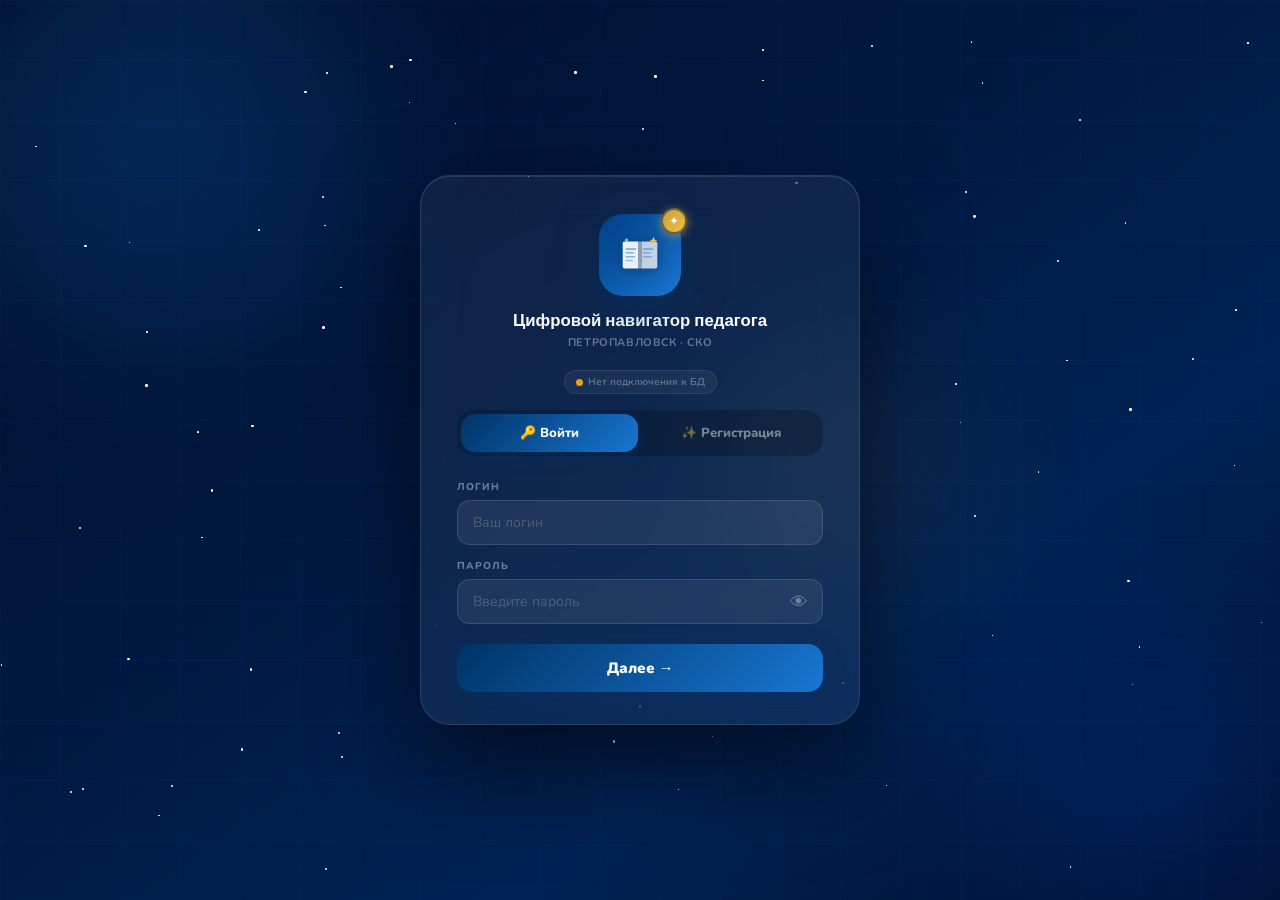
<file: profile.html>
<!DOCTYPE html>
<html lang="ru">
<head>
<meta charset="UTF-8"/>
<meta name="viewport" content="width=device-width,initial-scale=1"/>
<title>Мой профиль — Портал педагога</title>
<link rel="preconnect" href="https://fonts.googleapis.com"/>
<link href="https://fonts.googleapis.com/css2?family=Nunito:wght@400;600;700;800;900&display=swap" rel="stylesheet"/>
<style>
*{box-sizing:border-box;margin:0;padding:0;}
:root{
  --bg:#0b1421;--surface:#111d35;--surface2:#172540;--surface3:#1e2f50;
  --border:rgba(255,255,255,.08);--accent:#1976D2;--accent2:#42a5f5;
  --green:#4caf50;--red:#ef4444;--yellow:#f59e0b;
  --text:#e8eeff;--text2:#7a90b8;--text3:#3d5070;
  --font:'Nunito',sans-serif;--radius:16px;
}
body{background:var(--bg);font-family:var(--font);color:var(--text);min-height:100vh;}

/* ── NAV ── */
.topbar{
  display:flex;align-items:center;gap:12px;
  padding:14px 20px;border-bottom:1px solid var(--border);
  background:var(--surface);position:sticky;top:0;z-index:10;
}
.back-link{
  display:flex;align-items:center;gap:6px;
  color:var(--text2);text-decoration:none;font-size:13px;font-weight:700;
  padding:7px 14px;border-radius:10px;border:1px solid var(--border);
  background:var(--surface2);transition:all .18s;
}
.back-link:hover{color:var(--text);background:var(--surface3);}
.topbar-title{font-size:16px;font-weight:900;}
.topbar-sub{font-size:12px;color:var(--text2);margin-left:auto;}

/* ── LAYOUT ── */
.page{max-width:600px;margin:0 auto;padding:28px 16px 60px;}

/* ── PROFILE CARD ── */
.profile-card{
  background:var(--surface);border:1px solid var(--border);
  border-radius:20px;padding:28px;margin-bottom:20px;
  display:flex;align-items:center;gap:20px;
}
.profile-av{
  width:72px;height:72px;border-radius:22px;flex-shrink:0;
  background:linear-gradient(135deg,var(--accent),var(--accent2));
  display:flex;align-items:center;justify-content:center;
  font-size:28px;font-weight:900;color:#fff;
  box-shadow:0 6px 24px rgba(25,118,210,.35);
}
.profile-info{}
.profile-name{font-size:20px;font-weight:900;margin-bottom:4px;}
.profile-login{font-size:13px;color:var(--text2);margin-bottom:6px;}
.role-badge{
  display:inline-block;padding:3px 12px;border-radius:20px;
  font-size:11px;font-weight:800;
  background:rgba(25,118,210,.2);border:1px solid rgba(25,118,210,.4);color:var(--accent2);
}
.role-badge.admin{background:rgba(245,158,11,.2);border-color:rgba(245,158,11,.4);color:#fbbf24;}

/* ── SECTION CARD ── */
.sec-card{
  background:var(--surface);border:1px solid var(--border);
  border-radius:20px;margin-bottom:16px;overflow:hidden;
}
.sec-head{
  padding:16px 20px;border-bottom:1px solid var(--border);
  display:flex;align-items:center;gap:10px;
}
.sec-head-icon{
  width:36px;height:36px;border-radius:11px;
  display:flex;align-items:center;justify-content:center;font-size:16px;
  background:var(--surface2);flex-shrink:0;
}
.sec-head h3{font-size:14px;font-weight:900;}
.sec-head p{font-size:11px;color:var(--text2);margin-top:1px;}
.sec-body{padding:18px 20px;}

/* ── FORM ── */
.field{margin-bottom:16px;}
.field label{display:block;font-size:11px;font-weight:800;color:var(--text2);text-transform:uppercase;letter-spacing:.05em;margin-bottom:6px;}
.field input{
  width:100%;background:var(--surface2);border:1.5px solid var(--border);
  border-radius:12px;padding:11px 14px;font-family:var(--font);
  font-size:13.5px;color:var(--text);outline:none;transition:border-color .2s;
}
.field input:focus{border-color:rgba(25,118,210,.6);}
.field input.error{border-color:rgba(239,68,68,.5);}
.field-hint{font-size:11px;color:var(--text2);margin-top:5px;}
.field-hint.ok{color:var(--green);}
.field-hint.err{color:var(--red);}

.pwd-wrap{position:relative;}
.pwd-wrap input{padding-right:42px;}
.eye-btn{
  position:absolute;right:12px;top:50%;transform:translateY(-50%);
  background:none;border:none;cursor:pointer;font-size:16px;color:var(--text2);
  padding:4px;
}

/* ── PIN PAD ── */
.pin-section{margin-bottom:16px;}
.pin-label{font-size:11px;font-weight:800;color:var(--text2);text-transform:uppercase;letter-spacing:.05em;margin-bottom:10px;display:block;}
.pin-dots{display:flex;gap:10px;justify-content:center;margin-bottom:14px;}
.pin-dot{
  width:14px;height:14px;border-radius:50%;
  border:2px solid var(--border);background:transparent;transition:all .2s;
}
.pin-dot.filled{background:var(--accent);border-color:var(--accent);}
.numpad{display:grid;grid-template-columns:repeat(3,1fr);gap:8px;max-width:240px;margin:0 auto;}
.np-btn{
  padding:14px;border-radius:12px;border:1px solid var(--border);
  background:var(--surface2);color:var(--text);font-family:var(--font);
  font-size:16px;font-weight:800;cursor:pointer;transition:all .15s;
  -webkit-user-select:none;user-select:none;
}
.np-btn:hover{background:var(--surface3);transform:scale(1.04);}
.np-btn:active{transform:scale(.97);}
.np-btn.del{font-size:18px;}

/* ── STRENGTH ── */
.pwd-bars{display:flex;gap:4px;margin-bottom:6px;}
.pwd-bar{height:4px;flex:1;border-radius:2px;background:var(--surface3);transition:background .3s;}

/* ── BUTTONS ── */
.btn-save{
  width:100%;padding:13px;border-radius:14px;border:none;
  background:linear-gradient(135deg,var(--accent),var(--accent2));
  color:#fff;font-family:var(--font);font-size:14px;font-weight:900;
  cursor:pointer;transition:all .2s;
  display:flex;align-items:center;justify-content:center;gap:8px;
}
.btn-save:hover{opacity:.88;transform:translateY(-1px);}
.btn-save:disabled{opacity:.4;cursor:default;transform:none;}
.btn-spinner{
  width:16px;height:16px;border:2px solid rgba(255,255,255,.3);
  border-top-color:#fff;border-radius:50%;display:none;
  animation:spin .6s linear infinite;
}
@keyframes spin{to{transform:rotate(360deg);}}
.btn-save.loading .btn-spinner{display:block;}
.btn-save.loading .btn-text{display:none;}

/* ── MSG ── */
.form-msg{
  padding:10px 14px;border-radius:10px;font-size:13px;font-weight:700;
  margin-bottom:14px;display:none;
}
.form-msg.ok{background:rgba(76,175,80,.12);border:1px solid rgba(76,175,80,.3);color:#81c784;}
.form-msg.err{background:rgba(239,68,68,.1);border:1px solid rgba(239,68,68,.3);color:#f87171;}
.form-msg.show{display:block;}

/* ── STATS ── */
.stats-grid{display:grid;grid-template-columns:repeat(3,1fr);gap:10px;}
.stat-box{
  background:var(--surface2);border:1px solid var(--border);
  border-radius:14px;padding:14px;text-align:center;
}
.stat-n{font-size:22px;font-weight:900;color:var(--accent2);}
.stat-l{font-size:11px;color:var(--text2);margin-top:3px;font-weight:700;}

/* ── DANGER ── */
.danger-zone{
  background:rgba(239,68,68,.05);border:1px solid rgba(239,68,68,.2);
  border-radius:14px;padding:16px;margin-top:16px;
}
.danger-title{font-size:12px;font-weight:800;color:#f87171;margin-bottom:8px;}
.btn-danger{
  padding:10px 20px;border-radius:10px;border:1px solid rgba(239,68,68,.4);
  background:rgba(239,68,68,.08);color:#f87171;
  font-family:var(--font);font-size:13px;font-weight:800;cursor:pointer;
  transition:all .18s;
}
.btn-danger:hover{background:rgba(239,68,68,.18);}

/* ── TOAST ── */
.toast{
  position:fixed;bottom:24px;left:50%;transform:translateX(-50%) translateY(20px);
  background:var(--surface2);border:1px solid var(--border);
  border-radius:12px;padding:10px 22px;font-size:13px;font-weight:700;
  opacity:0;transition:all .3s;pointer-events:none;z-index:999;white-space:nowrap;
}
.toast.show{opacity:1;transform:translateX(-50%) translateY(0);}
.toast.ok{border-color:rgba(76,175,80,.4);color:#81c784;}
.toast.err{border-color:rgba(239,68,68,.3);color:#f87171;}
</style>
<script src="session.js"></script>
</head>
<body>

<div class="topbar">
  <a href="index.html" class="back-link">← На сайт</a>
  <div>
    <div class="topbar-title">👤 Мой профиль</div>
  </div>
  <div class="topbar-sub" id="tb-name"></div>
</div>

<div class="page">

  <!-- PROFILE CARD -->
  <div class="profile-card" id="profile-card">
    <div class="profile-av" id="prof-av">?</div>
    <div class="profile-info">
      <div class="profile-name" id="prof-name">Загрузка...</div>
      <div class="profile-login" id="prof-login"></div>
      <div class="role-badge" id="prof-role"></div>
    </div>
  </div>

  <!-- STATS -->
  <div class="sec-card">
    <div class="sec-head">
      <div class="sec-head-icon">📊</div>
      <div>
        <h3>Статистика</h3>
        <p>Ваша активность на портале</p>
      </div>
    </div>
    <div class="sec-body">
      <div class="stats-grid">
        <div class="stat-box"><div class="stat-n" id="stat-games">—</div><div class="stat-l">Игр сыграно</div></div>
        <div class="stat-box"><div class="stat-n" id="stat-msgs">—</div><div class="stat-l">Сообщений</div></div>
        <div class="stat-box"><div class="stat-n" id="stat-days">—</div><div class="stat-l">Дней на портале</div></div>
      </div>
    </div>
  </div>

  <!-- CHANGE NAME -->
  <div class="sec-card">
    <div class="sec-head">
      <div class="sec-head-icon">✏️</div>
      <div>
        <h3>Изменить имя</h3>
        <p>Отображается в чате и профиле</p>
      </div>
    </div>
    <div class="sec-body">
      <div class="form-msg" id="msg-name"></div>
      <div class="field">
        <label>Ваше имя</label>
        <input type="text" id="new-name" placeholder="Напр.: Айгуль М." maxlength="30" oninput="checkName()"/>
      </div>
      <button class="btn-save" id="btn-name" onclick="saveName()" disabled>
        <span class="btn-text">💾 Сохранить имя</span>
        <div class="btn-spinner"></div>
      </button>
    </div>
  </div>

  <!-- CHANGE PASSWORD -->
  <div class="sec-card">
    <div class="sec-head">
      <div class="sec-head-icon">🔑</div>
      <div>
        <h3>Изменить пароль</h3>
        <p>Минимум 6 символов</p>
      </div>
    </div>
    <div class="sec-body">
      <div class="form-msg" id="msg-pwd"></div>
      <div class="field">
        <label>Текущий пароль</label>
        <div class="pwd-wrap">
          <input type="password" id="cur-pwd" placeholder="Введите текущий пароль" oninput="checkPwdForm()"/>
          <button class="eye-btn" onclick="toggleEye('cur-pwd',this)" tabindex="-1">👁</button>
        </div>
      </div>
      <div class="field">
        <label>Новый пароль</label>
        <div class="pwd-wrap">
          <input type="password" id="new-pwd" placeholder="Минимум 6 символов" oninput="checkPwdStrength(this.value);checkPwdForm()"/>
          <button class="eye-btn" onclick="toggleEye('new-pwd',this)" tabindex="-1">👁</button>
        </div>
        <div class="pwd-bars" id="pwd-bars" style="display:none;margin-top:8px">
          <div class="pwd-bar" id="pb0"></div><div class="pwd-bar" id="pb1"></div>
          <div class="pwd-bar" id="pb2"></div><div class="pwd-bar" id="pb3"></div>
        </div>
        <div class="field-hint" id="pwd-hint"></div>
      </div>
      <div class="field">
        <label>Повторите новый пароль</label>
        <div class="pwd-wrap">
          <input type="password" id="new-pwd2" placeholder="Ещё раз" oninput="checkPwdForm()"/>
          <button class="eye-btn" onclick="toggleEye('new-pwd2',this)" tabindex="-1">👁</button>
        </div>
        <div class="field-hint" id="pwd-match-hint"></div>
      </div>
      <button class="btn-save" id="btn-pwd" onclick="savePwd()" disabled>
        <span class="btn-text">🔑 Сменить пароль</span>
        <div class="btn-spinner"></div>
      </button>
    </div>
  </div>

  <!-- CHANGE PIN -->
  <div class="sec-card">
    <div class="sec-head">
      <div class="sec-head-icon">🔢</div>
      <div>
        <h3>Изменить PIN-код</h3>
        <p>4 цифры — используется при входе</p>
      </div>
    </div>
    <div class="sec-body">
      <div class="form-msg" id="msg-pin"></div>

      <!-- Current PIN -->
      <div id="pin-step-cur">
        <span class="pin-label">Введите текущий PIN</span>
        <div class="pin-dots" id="cur-pin-dots">
          <div class="pin-dot" id="cpd0"></div><div class="pin-dot" id="cpd1"></div>
          <div class="pin-dot" id="cpd2"></div><div class="pin-dot" id="cpd3"></div>
        </div>
        <div class="numpad" id="cur-numpad"></div>
      </div>

      <!-- New PIN -->
      <div id="pin-step-new" style="display:none">
        <span class="pin-label">Введите новый PIN (4 цифры)</span>
        <div class="pin-dots" id="new-pin-dots">
          <div class="pin-dot" id="npd0"></div><div class="pin-dot" id="npd1"></div>
          <div class="pin-dot" id="npd2"></div><div class="pin-dot" id="npd3"></div>
        </div>
        <div class="numpad" id="new-numpad"></div>
        <button class="btn-danger" style="margin-top:14px;width:100%" onclick="resetPinFlow()">← Назад</button>
      </div>

    </div>
  </div>

  <!-- DANGER ZONE -->
  <div class="sec-card">
    <div class="sec-head">
      <div class="sec-head-icon">⚠️</div>
      <div><h3>Выход</h3></div>
    </div>
    <div class="sec-body">
      <button class="btn-danger" style="width:100%" onclick="logout()">🚪 Выйти из аккаунта</button>
    </div>
  </div>

</div>

<div class="toast" id="toast"></div>

<script>
const SB_URL  = 'https://ljtogliylpubvkckpwyv.supabase.co';
const SB_ANON = 'eyJhbGciOiJIUzI1NiIsInR5cCI6IkpXVCJ9.eyJpc3MiOiJzdXBhYmFzZSIsInJlZiI6ImxqdG9nbGl5bHB1YnZrY2twd3l2Iiwicm9sZSI6ImFub24iLCJpYXQiOjE3NzMxNzEzODQsImV4cCI6MjA4ODc0NzM4NH0.91EQ_EEfi8X09Vm0jmH12_35R6tf0BwtTGoX3K5lgfc';
// SESSION_KEY удалён — session.js
const SALT = 'pedagog_sko_2025_';

let me = null;
let curPin = '';
let newPin = '';

/* ═══ INIT ═══ */
window.addEventListener('DOMContentLoaded', async () => {
  me = await SESSION.getUser();
  if (!me) { window.location.replace('auth.html'); return; }

  // Fill profile card
  document.getElementById('prof-av').textContent   = (me.name||'?')[0].toUpperCase();
  document.getElementById('prof-name').textContent  = me.name;
  document.getElementById('prof-login').textContent = '@' + me.login;
  document.getElementById('tb-name').textContent    = me.name;
  const roleBadge = document.getElementById('prof-role');
  roleBadge.textContent = me.role === 'admin' ? '👑 Администратор' : '👩‍🏫 Педагог';
  if (me.role === 'admin') roleBadge.classList.add('admin');

  document.getElementById('new-name').value = me.name;

  buildNumpad('cur-numpad', 'cur');
  buildNumpad('new-numpad', 'new');

  await loadStats();
});

/* ═══ SUPABASE ═══ */
async function sb(path, opts={}) {
  const r = await fetch(`${SB_URL}/rest/v1/${path}`, {
    headers: { 'apikey':SB_ANON,'Authorization':'Bearer '+SB_ANON,'Content-Type':'application/json','Prefer':'return=representation', ...(opts.headers||{}) },
    ...opts
  });
  if (!r.ok) { const e = await r.json().catch(()=>({})); throw new Error(e.message||r.statusText); }
  return r.json().catch(()=>null);
}

async function sha256(str) {
  const buf = await crypto.subtle.digest('SHA-256', new TextEncoder().encode(SALT + str));
  return Array.from(new Uint8Array(buf)).map(b=>b.toString(16).padStart(2,'0')).join('');
}

/* ═══ STATS ═══ */
async function loadStats() {
  try {
    const [records, msgs] = await Promise.all([
      sb(`game_records?user_id=eq.${encodeURIComponent(me.id)}&select=id`).catch(()=>[]),
      sb(`chat_messages_v2?user_id=eq.${encodeURIComponent(me.id)}&select=id`).catch(()=>[]),
    ]);
    document.getElementById('stat-games').textContent = (records||[]).length;
    document.getElementById('stat-msgs').textContent  = (msgs||[]).length;
    // Days since registration
    const user = await sb(`pedagog_users?id=eq.${me.id}&select=created_at`).catch(()=>null);
    if (user && user[0]) {
      const days = Math.floor((Date.now() - new Date(user[0].created_at)) / 86400000);
      document.getElementById('stat-days').textContent = days || 1;
    }
  } catch(e) {}
}

/* ═══ CHANGE NAME ═══ */
function checkName() {
  const v = document.getElementById('new-name').value.trim();
  document.getElementById('btn-name').disabled = !v || v === me.name || v.length < 2;
}

async function saveName() {
  const name = document.getElementById('new-name').value.trim();
  if (!name || name.length < 2) return;
  setLoading('btn-name', true);
  clearMsg('msg-name');
  try {
    await sb(`pedagog_users?id=eq.${me.id}`, { method:'PATCH', body:JSON.stringify({name}) });
    me.name = name;
    // Обновляем имя в Supabase сессии
    const tok = SESSION.hasToken ? sessionStorage.getItem('psess_token') || localStorage.getItem('psess_token') : null;
    if (tok) {
      await sb(`user_sessions?token=eq.${tok}`, { method:'PATCH', body:JSON.stringify({name}) }).catch(()=>{});
    }
    document.getElementById('prof-av').textContent  = name[0].toUpperCase();
    document.getElementById('prof-name').textContent = name;
    document.getElementById('tb-name').textContent   = name;
    showMsg('msg-name', 'ok', '✅ Имя изменено!');
    toast('✅ Имя сохранено', 'ok');
    document.getElementById('btn-name').disabled = true;
  } catch(e) { showMsg('msg-name', 'err', '❌ Ошибка: ' + e.message); }
  finally { setLoading('btn-name', false); }
}

/* ═══ CHANGE PASSWORD ═══ */
function checkPwdStrength(pwd) {
  const bars = document.getElementById('pwd-bars');
  const hint = document.getElementById('pwd-hint');
  if (!pwd) { bars.style.display='none'; hint.textContent=''; return; }
  bars.style.display = 'flex';
  let score = 0;
  if (pwd.length >= 6)  score++;
  if (pwd.length >= 10) score++;
  if (/[A-Z]/.test(pwd) && /[a-z]/.test(pwd)) score++;
  if (/[0-9]/.test(pwd) && /[^a-zA-Z0-9]/.test(pwd)) score++;
  const colors = ['#ef4444','#f59e0b','#3b82f6','#22c55e'];
  const labels = ['Слабый','Средний','Хороший','Сильный'];
  for (let i=0;i<4;i++) {
    document.getElementById('pb'+i).style.background = i < score ? colors[score-1] : 'var(--surface3)';
  }
  hint.textContent = labels[score-1] || '';
  hint.className = 'field-hint';
}

function checkPwdForm() {
  const cur  = document.getElementById('cur-pwd').value;
  const np   = document.getElementById('new-pwd').value;
  const np2  = document.getElementById('new-pwd2').value;
  const hint = document.getElementById('pwd-match-hint');
  if (np2) {
    hint.textContent = np === np2 ? '✓ Пароли совпадают' : '✗ Пароли не совпадают';
    hint.className   = 'field-hint ' + (np === np2 ? 'ok' : 'err');
  } else {
    hint.textContent = '';
  }
  document.getElementById('btn-pwd').disabled = !(cur && np.length >= 6 && np === np2);
}

async function savePwd() {
  const curPwd = document.getElementById('cur-pwd').value;
  const newPwd = document.getElementById('new-pwd').value;
  const newPwd2 = document.getElementById('new-pwd2').value;
  if (newPwd !== newPwd2) { showMsg('msg-pwd','err','❌ Пароли не совпадают'); return; }
  if (newPwd.length < 6) { showMsg('msg-pwd','err','❌ Минимум 6 символов'); return; }

  setLoading('btn-pwd', true);
  clearMsg('msg-pwd');
  try {
    // Verify current password
    const curHash = await sha256(curPwd);
    const user = await sb(`pedagog_users?id=eq.${me.id}&select=password_hash`);
    if (!user || !user[0] || user[0].password_hash !== curHash) {
      showMsg('msg-pwd','err','❌ Текущий пароль неверный');
      return;
    }
    const newHash = await sha256(newPwd);
    await sb(`pedagog_users?id=eq.${me.id}`, { method:'PATCH', body:JSON.stringify({password_hash:newHash}) });
    showMsg('msg-pwd','ok','✅ Пароль изменён!');
    toast('✅ Пароль изменён', 'ok');
    document.getElementById('cur-pwd').value  = '';
    document.getElementById('new-pwd').value  = '';
    document.getElementById('new-pwd2').value = '';
    document.getElementById('btn-pwd').disabled = true;
    document.getElementById('pwd-bars').style.display = 'none';
    document.getElementById('pwd-hint').textContent   = '';
    document.getElementById('pwd-match-hint').textContent = '';
  } catch(e) { showMsg('msg-pwd','err','❌ Ошибка: '+e.message); }
  finally { setLoading('btn-pwd', false); }
}

/* ═══ CHANGE PIN ═══ */
function buildNumpad(containerId, mode) {
  const el = document.getElementById(containerId);
  const digits = [1,2,3,4,5,6,7,8,9,'',0,'⌫'];
  el.innerHTML = digits.map(d => {
    if (d === '') return '<div></div>';
    const isDel = d === '⌫';
    return `<button class="np-btn${isDel?' del':''}" onclick="pinInput('${mode}','${d}')">${d}</button>`;
  }).join('');
}

function pinInput(mode, val) {
  if (mode === 'cur') {
    if (val === '⌫') { curPin = curPin.slice(0,-1); }
    else if (curPin.length < 4) curPin += val;
    updatePinDots('cur-pin-dots', curPin, 'cpd');
    if (curPin.length === 4) setTimeout(() => verifyCurPin(), 300);
  } else {
    if (val === '⌫') { newPin = newPin.slice(0,-1); }
    else if (newPin.length < 4) newPin += val;
    updatePinDots('new-pin-dots', newPin, 'npd');
    if (newPin.length === 4) setTimeout(() => savePin(), 300);
  }
}

function updatePinDots(containerId, pin, prefix) {
  for (let i=0;i<4;i++) {
    document.getElementById(prefix+i)?.classList.toggle('filled', i < pin.length);
  }
}

async function verifyCurPin() {
  clearMsg('msg-pin');
  try {
    const hash = await sha256(curPin);
    const user = await sb(`pedagog_users?id=eq.${me.id}&select=pin_hash`);
    if (!user || !user[0] || user[0].pin_hash !== hash) {
      showMsg('msg-pin','err','❌ Неверный PIN, попробуйте снова');
      curPin = '';
      updatePinDots('cur-pin-dots', '', 'cpd');
      return;
    }
    // Correct — show new PIN step
    document.getElementById('pin-step-cur').style.display = 'none';
    document.getElementById('pin-step-new').style.display = 'block';
    newPin = '';
    updatePinDots('new-pin-dots', '', 'npd');
  } catch(e) {
    showMsg('msg-pin','err','❌ Ошибка: '+e.message);
    curPin = '';
    updatePinDots('cur-pin-dots', '', 'cpd');
  }
}

async function savePin() {
  try {
    const hash = await sha256(newPin);
    await sb(`pedagog_users?id=eq.${me.id}`, { method:'PATCH', body:JSON.stringify({pin_hash:hash}) });
    showMsg('msg-pin','ok','✅ PIN изменён!');
    toast('✅ PIN-код изменён', 'ok');
    resetPinFlow();
  } catch(e) {
    showMsg('msg-pin','err','❌ Ошибка: '+e.message);
    newPin = '';
    updatePinDots('new-pin-dots', '', 'npd');
  }
}

function resetPinFlow() {
  curPin = ''; newPin = '';
  updatePinDots('cur-pin-dots', '', 'cpd');
  updatePinDots('new-pin-dots', '', 'npd');
  document.getElementById('pin-step-cur').style.display = 'block';
  document.getElementById('pin-step-new').style.display = 'none';
  clearMsg('msg-pin');
}

/* ═══ UTILS ═══ */
function toggleEye(id, btn) {
  const inp = document.getElementById(id);
  inp.type = inp.type === 'password' ? 'text' : 'password';
  btn.textContent = inp.type === 'password' ? '👁' : '🙈';
}

function setLoading(btnId, on) {
  const btn = document.getElementById(btnId);
  btn.classList.toggle('loading', on);
  btn.disabled = on;
}

function showMsg(id, type, text) {
  const el = document.getElementById(id);
  el.textContent = text;
  el.className = `form-msg ${type} show`;
  setTimeout(() => el.classList.remove('show'), 4000);
}

function clearMsg(id) {
  const el = document.getElementById(id);
  if (el) { el.className = 'form-msg'; el.textContent = ''; }
}

async function logout() {
  if (!confirm('Выйти из аккаунта?')) return;
  await SESSION.destroySession();
  window.location.replace('auth.html');
}

let toastT = null;
function toast(msg, type='ok') {
  const el = document.getElementById('toast');
  el.textContent = msg; el.className = `toast show ${type}`;
  clearTimeout(toastT);
  toastT = setTimeout(() => el.classList.remove('show'), 3000);
}
</script>
</body>
</html>
</file>
<file: style.css>
/* =========================================
   ЦИФРОВОЙ НАВИГАТОР ПЕДАГОГА — Петропавловск
   Стиль: Академический / University-style
   ========================================= */

:root {
  --blue-dark:   #003366;
  --blue-mid:    #004a8f;
  --blue-light:  #0066cc;
  --blue-pale:   #e8f0fb;
  --gold:        #c8a040;
  --gold-light:  #f5e6b8;
  --white:       #ffffff;
  --bg:          #f7f8fa;
  --gray-light:  #eef0f4;
  --gray-mid:    #c8cdd6;
  --gray-text:   #5a6070;
  --text:        #1a2030;
  --red-accent:  #c0392b;
  --green-acc:   #1a7a4a;
  --radius:      8px;
  --radius-lg:   16px;
  --shadow:      0 2px 12px rgba(0,51,102,0.10);
  --shadow-lg:   0 6px 32px rgba(0,51,102,0.15);
  --transition:  0.25s cubic-bezier(.4,0,.2,1);
  --font-body:   'Source Sans 3', 'Segoe UI', Arial, sans-serif;
  --font-head:   'Merriweather', Georgia, serif;
  --header-h:    64px;
}

/* === RESET === */
*, *::before, *::after { box-sizing: border-box; margin: 0; padding: 0; }
html { scroll-behavior: smooth; }
body {
  font-family: var(--font-body);
  font-size: 16px;
  color: var(--text);
  background: var(--bg);
  min-height: 100vh;
  line-height: 1.65;
}
a { color: var(--blue-light); text-decoration: none; }
a:hover { text-decoration: underline; }
ul, ol { padding-left: 1.4em; }
button { cursor: pointer; border: none; background: none; font-family: inherit; }
img { max-width: 100%; }

/* =====================
   ACCESSIBILITY MODE
   ===================== */
body.accessible {
  filter: grayscale(100%);
  font-size: 19px;
}
body.accessible * { font-size: inherit !important; }
body.accessible .hero-title { font-size: 2.2rem !important; }

/* =====================
   HEADER
   ===================== */
#main-header {
  position: sticky;
  top: 0;
  z-index: 200;
  background: var(--blue-dark);
  height: var(--header-h);
  box-shadow: 0 2px 16px rgba(0,0,0,0.25);
}
.header-inner {
  max-width: 1200px;
  margin: 0 auto;
  height: 100%;
  display: flex;
  align-items: center;
  gap: 16px;
  padding: 0 20px;
}
.logo-area {
  display: flex;
  align-items: center;
  gap: 12px;
  flex-shrink: 0;
  text-decoration: none;
}
.logo-emblem {
  font-size: 28px;
  line-height: 1;
  filter: drop-shadow(0 2px 4px rgba(0,0,0,0.3));
}
.logo-text { display: flex; flex-direction: column; }
.logo-title {
  font-family: var(--font-head);
  font-size: 14px;
  font-weight: 700;
  color: var(--white);
  letter-spacing: 0.3px;
  line-height: 1.2;
}
.logo-subtitle {
  font-size: 11px;
  color: var(--gold-light);
  opacity: 0.85;
  letter-spacing: 0.5px;
}

/* === DESKTOP NAV === */
#desktop-nav {
  flex: 1;
  display: flex;
  align-items: center;
  gap: 4px;
  justify-content: center;
}
.nav-link {
  color: rgba(255,255,255,0.85);
  font-size: 13.5px;
  font-weight: 600;
  padding: 6px 12px;
  border-radius: var(--radius);
  transition: background var(--transition), color var(--transition);
  white-space: nowrap;
  letter-spacing: 0.2px;
}
.nav-link:hover, .nav-link.active {
  background: rgba(255,255,255,0.15);
  color: var(--white);
  text-decoration: none;
}
.nav-link.active {
  background: var(--gold);
  color: var(--blue-dark);
}

/* === HEADER CONTROLS === */
.header-controls { display: flex; align-items: center; gap: 10px; flex-shrink: 0; }

#accessibility-btn {
  display: flex;
  align-items: center;
  gap: 6px;
  background: rgba(255,255,255,0.12);
  color: var(--white);
  border: 1px solid rgba(255,255,255,0.3);
  border-radius: 20px;
  padding: 6px 14px;
  font-size: 12px;
  font-weight: 600;
  transition: background var(--transition);
  cursor: pointer;
  white-space: nowrap;
}
#accessibility-btn:hover { background: rgba(255,255,255,0.22); }
.eye-icon { font-size: 16px; }

#burger-btn {
  display: none;
  flex-direction: column;
  justify-content: center;
  align-items: center;
  width: 40px;
  height: 40px;
  gap: 5px;
  background: rgba(255,255,255,0.12);
  border-radius: var(--radius);
  border: 1px solid rgba(255,255,255,0.2);
  cursor: pointer;
  transition: background var(--transition);
}
#burger-btn:hover { background: rgba(255,255,255,0.22); }
#burger-btn span {
  display: block;
  width: 20px;
  height: 2px;
  background: var(--white);
  border-radius: 2px;
  transition: all var(--transition);
}
#burger-btn.open span:nth-child(1) { transform: translateY(7px) rotate(45deg); }
#burger-btn.open span:nth-child(2) { opacity: 0; }
#burger-btn.open span:nth-child(3) { transform: translateY(-7px) rotate(-45deg); }

/* =====================
   SIDEBAR
   ===================== */
#sidebar-overlay {
  display: none;
  position: fixed;
  inset: 0;
  background: rgba(0,0,0,0.5);
  z-index: 299;
  backdrop-filter: blur(2px);
}
#sidebar-overlay.visible { display: block; }

#sidebar {
  position: fixed;
  top: 0; right: 0;
  height: 100%;
  width: 280px;
  background: var(--blue-dark);
  z-index: 300;
  transform: translateX(100%);
  transition: transform 0.3s cubic-bezier(.4,0,.2,1);
  display: flex;
  flex-direction: column;
  box-shadow: -4px 0 32px rgba(0,0,0,0.3);
}
#sidebar.open { transform: translateX(0); }

.sidebar-header {
  display: flex;
  align-items: center;
  justify-content: space-between;
  padding: 20px 20px 16px;
  border-bottom: 1px solid rgba(255,255,255,0.15);
  color: var(--white);
  font-weight: 700;
  font-family: var(--font-head);
  font-size: 15px;
}
#close-sidebar {
  color: rgba(255,255,255,0.7);
  font-size: 18px;
  padding: 4px 8px;
  border-radius: var(--radius);
  background: rgba(255,255,255,0.1);
  transition: background var(--transition);
}
#close-sidebar:hover { background: rgba(255,255,255,0.2); color: white; }

.sidebar-nav { display: flex; flex-direction: column; padding: 12px 0; flex: 1; overflow-y: auto; }
.sidebar-link {
  color: rgba(255,255,255,0.85);
  padding: 13px 20px;
  font-size: 15px;
  font-weight: 500;
  transition: background var(--transition), color var(--transition);
  border-left: 3px solid transparent;
}
.sidebar-link:hover {
  background: rgba(255,255,255,0.10);
  color: var(--white);
  border-left-color: var(--gold);
  text-decoration: none;
}
.sidebar-chat {
  margin-top: 12px;
  background: rgba(200,160,64,0.15);
  border-left-color: var(--gold) !important;
  color: var(--gold-light) !important;
}
.sidebar-footer {
  padding: 16px 20px;
  border-top: 1px solid rgba(255,255,255,0.12);
  color: rgba(255,255,255,0.45);
  font-size: 12px;
  line-height: 1.5;
}

/* =====================
   BACK BUTTON
   ===================== */
#back-btn-wrap {
  display: none;
  background: var(--blue-pale);
  border-bottom: 1px solid var(--gray-mid);
}
#back-btn-wrap.visible { display: block; }
#back-home-btn {
  display: inline-flex;
  align-items: center;
  gap: 8px;
  padding: 12px 24px;
  color: var(--blue-dark);
  font-size: 14px;
  font-weight: 600;
  transition: color var(--transition);
  max-width: 1200px;
  margin: 0 auto;
  display: block;
  width: fit-content;
}
#back-home-btn:hover { color: var(--blue-light); }

/* =====================
   SECTIONS
   ===================== */
#main-content { min-height: calc(100vh - var(--header-h) - 160px); }
.section { display: none; }
.section.active { display: block; }

/* =====================
   HERO BLOCK
   ===================== */
.hero-block {
  background: linear-gradient(135deg, var(--blue-dark) 0%, var(--blue-mid) 60%, #005599 100%);
  color: var(--white);
  padding: 64px 20px 56px;
  position: relative;
  overflow: hidden;
  display: flex;
  align-items: center;
  justify-content: center;
  gap: 48px;
  flex-wrap: wrap;
  min-height: 360px;
}
.hero-bg-pattern {
  position: absolute;
  inset: 0;
  background-image:
    repeating-linear-gradient(45deg, rgba(255,255,255,0.03) 0, rgba(255,255,255,0.03) 1px, transparent 0, transparent 50%),
    repeating-linear-gradient(-45deg, rgba(255,255,255,0.03) 0, rgba(255,255,255,0.03) 1px, transparent 0, transparent 50%);
  background-size: 32px 32px;
}
.hero-content { position: relative; max-width: 520px; }
.hero-badge {
  display: inline-block;
  background: rgba(200,160,64,0.25);
  border: 1px solid rgba(200,160,64,0.5);
  color: var(--gold-light);
  font-size: 12px;
  font-weight: 700;
  letter-spacing: 1px;
  text-transform: uppercase;
  padding: 5px 14px;
  border-radius: 20px;
  margin-bottom: 18px;
}
.hero-title {
  font-family: var(--font-head);
  font-size: clamp(1.9rem, 4vw, 3rem);
  font-weight: 700;
  line-height: 1.2;
  color: var(--white);
  margin-bottom: 16px;
}
.hero-title em {
  font-style: normal;
  color: var(--gold);
}
.hero-desc {
  font-size: 16px;
  color: rgba(255,255,255,0.82);
  max-width: 440px;
  margin-bottom: 28px;
}
.hero-cta {
  background: var(--gold);
  color: var(--blue-dark);
  padding: 13px 28px;
  border-radius: var(--radius);
  font-size: 15px;
  font-weight: 700;
  letter-spacing: 0.3px;
  transition: all var(--transition);
  box-shadow: 0 4px 16px rgba(200,160,64,0.35);
}
.hero-cta:hover {
  background: #e0b44a;
  transform: translateY(-2px);
  box-shadow: 0 6px 20px rgba(200,160,64,0.45);
}

.hero-visual { position: relative; flex-shrink: 0; }
.city-card {
  background: rgba(255,255,255,0.10);
  border: 1px solid rgba(255,255,255,0.18);
  border-radius: var(--radius-lg);
  backdrop-filter: blur(8px);
  padding: 24px;
  display: flex;
  gap: 16px;
  max-width: 320px;
}
.city-card-icon { font-size: 48px; flex-shrink: 0; }
.city-card-body h3 {
  font-family: var(--font-head);
  font-size: 16px;
  color: var(--gold-light);
  margin-bottom: 10px;
}
.city-facts { list-style: none; padding: 0; font-size: 13.5px; color: rgba(255,255,255,0.85); }
.city-facts li { padding: 3px 0; border-bottom: 1px solid rgba(255,255,255,0.08); }
.city-facts li:last-child { border: none; }
.city-note { font-size: 12px; color: rgba(255,255,255,0.6); margin-top: 10px; font-style: italic; }

/* =====================
   TILES
   ===================== */
.tiles-section {
  max-width: 1200px;
  margin: 0 auto;
  padding: 48px 20px 32px;
}
.section-heading {
  font-family: var(--font-head);
  font-size: 1.6rem;
  color: var(--blue-dark);
  margin-bottom: 28px;
  text-align: center;
  position: relative;
}
.section-heading::after {
  content: '';
  display: block;
  width: 60px;
  height: 3px;
  background: var(--gold);
  margin: 10px auto 0;
  border-radius: 2px;
}
.tiles-grid {
  display: grid;
  grid-template-columns: repeat(3, 1fr);
  gap: 16px;
}
.tile {
  background: var(--white);
  border: 1px solid var(--gray-mid);
  border-radius: var(--radius-lg);
  padding: 24px 20px;
  display: flex;
  align-items: center;
  gap: 16px;
  transition: all var(--transition);
  box-shadow: var(--shadow);
  text-align: left;
  cursor: pointer;
  position: relative;
  overflow: hidden;
}
.tile::before {
  content: '';
  position: absolute;
  top: 0; left: 0;
  width: 4px; height: 100%;
  background: var(--blue-dark);
  opacity: 0;
  transition: opacity var(--transition);
}
.tile:hover {
  border-color: var(--blue-mid);
  box-shadow: var(--shadow-lg);
  transform: translateY(-3px);
}
.tile:hover::before { opacity: 1; }
.tile-chat {
  border-color: #e0b44a;
  background: var(--gold-light);
}
.tile-chat::before { background: var(--gold); }
.tile-icon { font-size: 36px; flex-shrink: 0; }
.tile-body h3 { font-size: 15px; font-weight: 700; color: var(--blue-dark); margin-bottom: 4px; }
.tile-body p { font-size: 12.5px; color: var(--gray-text); }
.tile-arrow { margin-left: auto; font-size: 18px; color: var(--gray-mid); flex-shrink: 0; transition: color var(--transition), transform var(--transition); }
.tile:hover .tile-arrow { color: var(--blue-mid); transform: translateX(3px); }

/* =====================
   STATS
   ===================== */
.stats-row {
  background: var(--blue-dark);
  display: flex;
  justify-content: center;
  gap: 0;
  flex-wrap: wrap;
}
.stat-item {
  display: flex;
  flex-direction: column;
  align-items: center;
  padding: 28px 40px;
  border-right: 1px solid rgba(255,255,255,0.12);
  flex: 1;
  min-width: 150px;
}
.stat-item:last-child { border-right: none; }
.stat-num {
  font-family: var(--font-head);
  font-size: 2.2rem;
  font-weight: 700;
  color: var(--gold);
  line-height: 1;
  margin-bottom: 6px;
}
.stat-label { font-size: 12px; color: rgba(255,255,255,0.7); text-align: center; }

/* =====================
   PAGE HEADER
   ===================== */
.page-header {
  background: linear-gradient(135deg, var(--blue-dark), var(--blue-mid));
  color: var(--white);
  padding: 40px 20px 36px;
  text-align: center;
}
.page-header h2 {
  font-family: var(--font-head);
  font-size: clamp(1.5rem, 3vw, 2rem);
  margin-bottom: 10px;
}
.page-header p { color: rgba(255,255,255,0.78); font-size: 15px; }

/* =====================
   TAGS
   ===================== */
.tag {
  display: inline-block;
  background: var(--blue-pale);
  color: var(--blue-dark);
  font-size: 11px;
  font-weight: 700;
  padding: 3px 10px;
  border-radius: 12px;
  letter-spacing: 0.3px;
}

/* =====================
   METODICHKA
   ===================== */
.metodichka-list {
  max-width: 900px;
  margin: 0 auto;
  padding: 32px 20px;
  display: flex;
  flex-direction: column;
  gap: 16px;
}
.doc-card {
  background: var(--white);
  border: 1px solid var(--gray-mid);
  border-radius: var(--radius-lg);
  padding: 20px 24px;
  display: flex;
  align-items: center;
  gap: 20px;
  box-shadow: var(--shadow);
  transition: box-shadow var(--transition), border-color var(--transition);
}
.doc-card:hover { border-color: var(--blue-mid); box-shadow: var(--shadow-lg); }
.doc-icon { font-size: 36px; flex-shrink: 0; }
.doc-info { flex: 1; }
.doc-info h3 { font-size: 15px; font-weight: 700; color: var(--blue-dark); margin-bottom: 5px; }
.doc-info p { font-size: 13.5px; color: var(--gray-text); margin-bottom: 8px; }
.doc-meta { display: flex; gap: 6px; flex-wrap: wrap; }
.download-btn {
  background: var(--blue-dark);
  color: var(--white);
  padding: 9px 20px;
  border-radius: var(--radius);
  font-size: 13px;
  font-weight: 700;
  white-space: nowrap;
  transition: background var(--transition), transform var(--transition);
  flex-shrink: 0;
}
.download-btn:hover { background: var(--blue-mid); transform: translateY(-1px); }

/* =====================
   GAMES
   ===================== */
.games-grid {
  max-width: 1100px;
  margin: 0 auto;
  padding: 32px 20px;
  display: grid;
  grid-template-columns: repeat(3, 1fr);
  gap: 20px;
}
.game-card {
  background: var(--white);
  border: 1px solid var(--gray-mid);
  border-radius: var(--radius-lg);
  padding: 28px 22px;
  box-shadow: var(--shadow);
  transition: all var(--transition);
  text-align: center;
}
.game-card:hover { transform: translateY(-4px); box-shadow: var(--shadow-lg); border-color: var(--blue-light); }
.game-emoji { font-size: 48px; margin-bottom: 14px; display: block; }
.game-card h3 { font-size: 15px; font-weight: 700; color: var(--blue-dark); margin-bottom: 8px; }
.game-card p { font-size: 13px; color: var(--gray-text); line-height: 1.5; }
.game-age {
  display: inline-block;
  margin-top: 14px;
  background: var(--blue-pale);
  color: var(--blue-mid);
  font-size: 12px;
  font-weight: 700;
  padding: 4px 12px;
  border-radius: 12px;
}

/* =====================
   SIGHTS
   ===================== */
.sight-card {
  max-width: 1100px;
  margin: 32px auto 0;
  padding: 0 20px;
  display: flex;
  gap: 32px;
  align-items: flex-start;
  background: none;
}
.sight-card.featured {
  background: var(--white);
  border: 1px solid var(--gray-mid);
  border-radius: var(--radius-lg);
  box-shadow: var(--shadow);
  padding: 0;
  overflow: hidden;
  margin: 32px auto 0;
  max-width: 1100px;
  padding: 0 20px;
  flex-direction: row;
  gap: 0;
  align-items: stretch;
  padding: 0;
}
.sight-img-placeholder {
  width: 260px;
  flex-shrink: 0;
  display: flex;
  align-items: center;
  justify-content: center;
  font-size: 80px;
}
.sight-ablai { background: linear-gradient(135deg, #1a3a6b, #2d5a9e); }
.sight-park  { background: linear-gradient(135deg, #1a5c2a, #2d8a46); }
.sight-placeholder-inner { filter: drop-shadow(0 4px 8px rgba(0,0,0,0.3)); }
.sight-content { padding: 28px 32px; flex: 1; }
.sight-badge {
  display: inline-block;
  background: var(--gold-light);
  color: var(--blue-dark);
  font-size: 11px;
  font-weight: 700;
  text-transform: uppercase;
  letter-spacing: 0.8px;
  padding: 4px 12px;
  border-radius: 12px;
  margin-bottom: 12px;
  border: 1px solid var(--gold);
}
.sight-content h3 {
  font-family: var(--font-head);
  font-size: 1.4rem;
  color: var(--blue-dark);
  margin-bottom: 10px;
}
.sight-content p { font-size: 14.5px; color: var(--gray-text); margin-bottom: 16px; line-height: 1.65; }
.sight-content h4 { font-size: 14px; font-weight: 700; color: var(--blue-mid); margin-bottom: 10px; }
.tips-list { font-size: 13.5px; color: var(--text); }
.tips-list li { padding: 4px 0; }
.sight-meta {
  margin-top: 18px;
  display: flex;
  gap: 20px;
  flex-wrap: wrap;
  font-size: 13px;
  color: var(--gray-text);
  padding-top: 14px;
  border-top: 1px solid var(--gray-light);
}
.sights-more { max-width: 1100px; margin: 32px auto 40px; padding: 0 20px; }
.sights-more h3 { font-family: var(--font-head); color: var(--blue-dark); font-size: 1.2rem; margin-bottom: 16px; }
.sights-mini-grid { display: grid; grid-template-columns: repeat(4, 1fr); gap: 16px; }
.mini-sight {
  background: var(--white);
  border: 1px solid var(--gray-mid);
  border-radius: var(--radius);
  padding: 16px;
  box-shadow: var(--shadow);
  text-align: center;
}
.mini-sight span { font-size: 32px; display: block; margin-bottom: 8px; }
.mini-sight strong { font-size: 13px; color: var(--blue-dark); display: block; margin-bottom: 6px; }
.mini-sight p { font-size: 12px; color: var(--gray-text); }

/* =====================
   ACCORDIONS
   ===================== */
.accordion-group {
  max-width: 860px;
  margin: 32px auto 0;
  padding: 0 20px;
}
.accordion-group:last-child { margin-bottom: 40px; }
.accordion-category {
  font-family: var(--font-head);
  font-size: 1.1rem;
  color: var(--blue-dark);
  margin-bottom: 12px;
  padding: 0 0 10px;
  border-bottom: 2px solid var(--gold);
}
.accordion-item {
  background: var(--white);
  border: 1px solid var(--gray-mid);
  border-radius: var(--radius);
  margin-bottom: 8px;
  overflow: hidden;
  box-shadow: var(--shadow);
}
.accordion-trigger {
  width: 100%;
  text-align: left;
  padding: 16px 20px;
  font-size: 15px;
  font-weight: 600;
  color: var(--blue-dark);
  display: flex;
  align-items: center;
  justify-content: space-between;
  background: var(--white);
  transition: background var(--transition);
  cursor: pointer;
}
.accordion-trigger:hover { background: var(--blue-pale); }
.accordion-trigger.open { background: var(--blue-pale); }
.acc-icon {
  font-size: 20px;
  font-weight: 300;
  color: var(--blue-mid);
  transition: transform var(--transition);
  flex-shrink: 0;
  width: 24px;
  text-align: center;
}
.accordion-trigger.open .acc-icon { transform: rotate(45deg); }
.accordion-body {
  display: none;
  padding: 0 20px 20px;
  font-size: 14px;
  color: var(--text);
  border-top: 1px solid var(--gray-light);
}
.accordion-body p { margin-top: 14px; margin-bottom: 10px; }
.talk-list { padding-left: 1.4em; }
.talk-list li { padding: 5px 0; line-height: 1.55; }
.talk-question {
  margin-top: 14px;
  background: var(--gold-light);
  border-left: 3px solid var(--gold);
  padding: 10px 14px;
  border-radius: 0 var(--radius) var(--radius) 0;
  font-size: 13.5px;
  color: var(--blue-dark);
}

/* =====================
   PRESENTATIONS
   ===================== */
.pres-grid {
  max-width: 1100px;
  margin: 0 auto;
  padding: 32px 20px 40px;
  display: grid;
  grid-template-columns: repeat(3, 1fr);
  gap: 20px;
}
.pres-card {
  background: var(--white);
  border: 1px solid var(--gray-mid);
  border-radius: var(--radius-lg);
  overflow: hidden;
  box-shadow: var(--shadow);
  transition: all var(--transition);
  display: flex;
  flex-direction: column;
}
.pres-card:hover { transform: translateY(-4px); box-shadow: var(--shadow-lg); }
.pres-preview {
  background: linear-gradient(135deg, var(--blue-dark), var(--blue-mid));
  height: 100px;
  display: flex;
  align-items: center;
  justify-content: center;
  font-size: 54px;
}
.pres-info { padding: 16px 18px; flex: 1; }
.pres-info h3 { font-size: 14px; font-weight: 700; color: var(--blue-dark); margin-bottom: 6px; }
.pres-info p { font-size: 13px; color: var(--gray-text); margin-bottom: 10px; }
.pres-meta { display: flex; gap: 6px; flex-wrap: wrap; }
.pres-card .download-btn { margin: 0 18px 18px; }

/* =====================
   FOOTER
   ===================== */
#main-footer {
  background: var(--blue-dark);
  color: rgba(255,255,255,0.75);
  padding: 32px 20px;
  margin-top: 0;
}
.footer-inner {
  max-width: 1200px;
  margin: 0 auto;
  display: flex;
  align-items: center;
  justify-content: space-between;
  gap: 24px;
  flex-wrap: wrap;
}
.footer-logo { display: flex; align-items: center; gap: 12px; font-size: 22px; }
.footer-logo > span { font-size: 32px; }
.footer-logo strong { display: block; color: var(--white); font-size: 14px; }
.footer-logo small { font-size: 11px; color: var(--gold-light); opacity: 0.8; }
.footer-links { display: flex; gap: 16px; flex-wrap: wrap; }
.footer-links a { color: rgba(255,255,255,0.65); font-size: 13px; transition: color var(--transition); }
.footer-links a:hover { color: var(--gold-light); text-decoration: none; }
.footer-copy { font-size: 12px; text-align: right; line-height: 1.5; }
.footer-copy p { color: rgba(255,255,255,0.5); }

/* =====================
   TOAST
   ===================== */
#toast {
  position: fixed;
  bottom: 24px;
  left: 50%;
  transform: translateX(-50%) translateY(80px);
  background: var(--blue-dark);
  color: var(--white);
  padding: 12px 28px;
  border-radius: 24px;
  font-size: 14px;
  font-weight: 600;
  box-shadow: 0 8px 32px rgba(0,0,0,0.3);
  z-index: 500;
  opacity: 0;
  transition: all 0.3s ease;
  white-space: nowrap;
  border-left: 4px solid var(--gold);
}
#toast.show { opacity: 1; transform: translateX(-50%) translateY(0); }

/* =====================
   RESPONSIVE
   ===================== */
@media (max-width: 900px) {
  #desktop-nav { display: none; }
  #burger-btn { display: flex; }
  .btn-label { display: none; }
  #accessibility-btn { padding: 6px 10px; }
  .tiles-grid { grid-template-columns: repeat(2, 1fr); }
  .games-grid { grid-template-columns: repeat(2, 1fr); }
  .pres-grid { grid-template-columns: repeat(2, 1fr); }
  .sights-mini-grid { grid-template-columns: repeat(2, 1fr); }
  .sight-card.featured { flex-direction: column; }
  .sight-img-placeholder { width: 100%; height: 140px; }
  .stat-item { padding: 20px 24px; }
  .stat-num { font-size: 1.8rem; }
}
@media (max-width: 600px) {
  .hero-block { padding: 40px 16px; flex-direction: column; }
  .city-card { max-width: 100%; }
  .tiles-grid { grid-template-columns: 1fr; }
  .games-grid { grid-template-columns: 1fr; }
  .pres-grid { grid-template-columns: 1fr; }
  .sights-mini-grid { grid-template-columns: repeat(2, 1fr); }
  .doc-card { flex-direction: column; align-items: flex-start; }
  .doc-card .download-btn { width: 100%; text-align: center; }
  .stats-row { flex-direction: column; }
  .stat-item { border-right: none; border-bottom: 1px solid rgba(255,255,255,0.12); }
  .footer-inner { flex-direction: column; text-align: center; }
  .footer-links { justify-content: center; }
  .footer-copy { text-align: center; }
  .accordion-group { padding: 0 12px; }
  #back-home-btn { padding: 12px 16px; }
  .logo-title { font-size: 12px; }
  .logo-subtitle { display: none; }
}

/* ── Games tile link (в style.css) ── */
a.tile { text-decoration: none; display: flex; }
.tile-games-link { background: linear-gradient(135deg, #fff8e1, #fff3cd); border-color: var(--gold); }
.tile-games-link::before { background: var(--gold); }
.tile-games-link:hover { border-color: var(--gold); text-decoration: none; }
.tile-new-badge {
  background: var(--gold);
  color: var(--blue-dark);
  font-size: 11px;
  font-weight: 800;
  padding: 3px 8px;
  border-radius: 10px;
  white-space: nowrap;
  margin-left: auto;
  align-self: flex-start;
}
</file>
<file: games.css>
/* ═══════════════════════════════════════════════════════
   ИГРОВАЯ КОМНАТА — games.css v3.0
   Стиль: Playful / Vibrant / Child-joy
   ═══════════════════════════════════════════════════════ */
@import url('https://fonts.googleapis.com/css2?family=Nunito:wght@400;600;700;800;900&display=swap');

:root {
  --gblue:  #003366; --gsky: #1976D2; --ggreen: #27ae60;
  --gorange:#e67e22; --gred: #e74c3c; --gpurp:  #8e44ad;
  --gyellow:#f1c40f; --gteal: #16a085; --gpink: #e91e90;
  --ggold:  #c8a040; --gwhite:#ffffff; --gbg:   #f0f6ff;
  --gcard:  #ffffff; --gshadow: 0 4px 20px rgba(0,51,102,.10);
  --gshadowlg: 0 8px 40px rgba(0,51,102,.18);
  --gr: 14px; --grl: 22px;
  --gt: .22s cubic-bezier(.4,0,.2,1);
  --font: 'Nunito','Source Sans 3',Arial,sans-serif;
}

*,*::before,*::after{box-sizing:border-box;margin:0;padding:0}
body.games-page{font-family:var(--font);background:var(--gbg);min-height:100vh;color:#1a2030}
button{cursor:pointer;border:none;background:none;font-family:inherit}
a{text-decoration:none}

/* ═══ HEADER ═══ */
#games-header{background:var(--gblue);padding:0 20px;height:58px;display:flex;align-items:center;
  position:sticky;top:0;z-index:200;box-shadow:0 2px 16px rgba(0,0,0,.25)}
.gh-inner{max-width:1200px;margin:0 auto;width:100%;display:flex;align-items:center;justify-content:space-between;gap:12px}
.gh-back{color:rgba(255,255,255,.85);font-size:13px;font-weight:800;padding:6px 14px;
  border-radius:20px;background:rgba(255,255,255,.12);border:1px solid rgba(255,255,255,.2);
  transition:background var(--gt);white-space:nowrap}
.gh-back:hover{background:rgba(255,255,255,.22)}
.gh-title{display:flex;align-items:center;gap:8px;color:white;font-size:17px;font-weight:900;white-space:nowrap}
.gh-star{font-size:18px;animation:spin-slow 4s linear infinite}
@keyframes spin-slow{to{transform:rotate(360deg)}}
.gh-right{display:flex;align-items:center;gap:10px}
.gh-records-btn{color:rgba(255,255,255,.9);font-size:12px;font-weight:800;padding:7px 14px;
  border-radius:20px;background:rgba(200,160,64,.25);border:1px solid rgba(200,160,64,.5);
  transition:all var(--gt)}
.gh-records-btn:hover{background:rgba(200,160,64,.45)}
.gh-age-badge{background:var(--ggold);color:var(--gblue);font-size:12px;font-weight:800;
  padding:5px 12px;border-radius:20px;white-space:nowrap}

/* ═══ HERO ═══ */
.games-hero{background:linear-gradient(135deg,#003366 0%,#1565C0 55%,#1976D2 100%);
  padding:44px 20px 28px;text-align:center;position:relative;overflow:hidden}
.games-hero-bubbles{position:absolute;inset:0;pointer-events:none}
.bubble{position:absolute;font-size:clamp(22px,4vw,46px);opacity:.15;animation:float-b 6s ease-in-out infinite}
.b1{top:8%;left:4%;animation-delay:0s}.b2{top:18%;right:6%;animation-delay:1s}
.b3{top:58%;left:8%;animation-delay:2s}.b4{top:68%;right:4%;animation-delay:.5s}
.b5{top:38%;left:48%;animation-delay:1.5s}.b6{top:12%;left:38%;animation-delay:3s}
.b7{top:50%;right:18%;animation-delay:2.5s}.b8{top:25%;left:18%;animation-delay:3.5s}
@keyframes float-b{0%,100%{transform:translateY(0) rotate(0);}50%{transform:translateY(-18px) rotate(8deg)}}
.games-hero-title{font-size:clamp(2rem,5vw,3.4rem);font-weight:900;color:white;margin-bottom:8px;
  text-shadow:0 3px 14px rgba(0,0,0,.3);position:relative}
.games-hero-sub{color:rgba(255,255,255,.8);font-size:15px;margin-bottom:26px;position:relative}
.games-hero-tabs{display:flex;gap:12px;justify-content:center;position:relative}
.gtab{padding:12px 30px;border-radius:30px;font-size:15px;font-weight:800;font-family:var(--font);
  border:2px solid rgba(255,255,255,.4);color:rgba(255,255,255,.88);
  background:rgba(255,255,255,.12);transition:all var(--gt);cursor:pointer}
.gtab:hover,.gtab.active{background:white;color:var(--gblue);border-color:white;
  box-shadow:0 4px 20px rgba(255,255,255,.3);transform:translateY(-2px)}

/* ═══ TAB CONTENT ═══ */
.gtab-content{display:none}.gtab-content.active{display:block}

/* ═══ ONLINE NAV ═══ */
.online-nav{display:flex;gap:8px;justify-content:center;flex-wrap:wrap;padding:20px 16px 0;
  background:white;border-bottom:2px solid #e8edf5;position:sticky;top:58px;z-index:90;
  box-shadow:0 2px 12px rgba(0,51,102,.06)}
.onav-btn{padding:9px 20px;border-radius:24px;font-size:14px;font-weight:800;font-family:var(--font);
  border:2px solid #d0dae8;color:#5a6070;background:#f7f8fa;cursor:pointer;
  transition:all var(--gt);margin-bottom:12px}
.onav-btn:hover{border-color:var(--gsky);color:var(--gsky);background:#e8f4ff}
.onav-btn.active{background:var(--gblue);color:white;border-color:var(--gblue);
  box-shadow:0 4px 12px rgba(0,51,102,.3)}

/* ═══ GAME PANEL ═══ */
.game-panel{display:none;padding:24px 20px 40px;max-width:1100px;margin:0 auto}
.game-panel.active{display:block;animation:panel-in .3s ease}
@keyframes panel-in{from{opacity:0;transform:translateY(10px)}to{opacity:1;transform:none}}
.game-header{display:flex;align-items:center;justify-content:space-between;background:white;
  border-radius:var(--grl);padding:18px 22px;margin-bottom:22px;box-shadow:var(--gshadow);
  flex-wrap:wrap;gap:14px;border-left:5px solid var(--gblue)}
.game-title-block{display:flex;align-items:center;gap:14px}
.game-icon-big{font-size:42px;line-height:1}
.game-title-block h2{font-size:1.4rem;font-weight:900;color:var(--gblue);margin-bottom:3px}
.game-title-block p{font-size:13px;color:#6b7280}
.game-controls-top{display:flex;align-items:center;gap:8px;flex-wrap:wrap}
.game-score-box{display:flex;flex-direction:column;align-items:center;background:var(--gbg);
  border:2px solid #d0dae8;border-radius:var(--gr);padding:7px 14px;min-width:64px}
.record-box{background:#fffbf0;border-color:#e8d88a}
.gs-label{font-size:10px;font-weight:800;color:#8a9ab8;text-transform:uppercase;letter-spacing:.5px}
.gs-val{font-size:18px;font-weight:900;color:var(--gblue);line-height:1.2}
.gs-val.small{font-size:13px}
.game-btn-round{width:42px;height:42px;border-radius:50%;background:var(--gblue);color:white;
  font-size:18px;display:flex;align-items:center;justify-content:center;cursor:pointer;
  transition:all var(--gt);box-shadow:0 3px 10px rgba(0,51,102,.3)}
.game-btn-round:hover{background:#0055aa;transform:rotate(30deg) scale(1.1)}
.diff-btn{padding:7px 14px;border-radius:16px;border:2px solid #d0dae8;background:white;
  font-size:12px;font-weight:800;font-family:var(--font);cursor:pointer;color:#5a6070;
  transition:all var(--gt);line-height:1.3;text-align:center}
.diff-btn:hover{border-color:var(--gsky);color:var(--gsky)}
.diff-btn.active{background:var(--gblue);color:white;border-color:var(--gblue)}

/* ═══ PUZZLE ═══ */
.puzzle-area{display:flex;gap:22px;flex-wrap:wrap;align-items:flex-start}
.puzzle-sidebar{flex-shrink:0;min-width:220px;max-width:240px}
.puzzle-choose-label{font-weight:800;color:var(--gblue);font-size:12px;margin:0 0 8px;text-transform:uppercase;letter-spacing:.5px}
.puzzle-thumbs{display:grid;grid-template-columns:1fr 1fr;gap:9px;margin-bottom:16px}
.pthumb{background:white;border:3px solid #d0dae8;border-radius:var(--gr);padding:9px 7px 7px;
  cursor:pointer;display:flex;flex-direction:column;align-items:center;gap:5px;
  font-size:11px;font-weight:800;color:#5a6070;font-family:var(--font);transition:all var(--gt)}
.pthumb:hover{border-color:var(--gsky);transform:scale(1.05)}
.pthumb.active{border-color:var(--gblue);background:#e8f0fb;color:var(--gblue)}
.pthumb-art{width:68px;height:50px;border-radius:8px;display:flex;align-items:center;justify-content:center;font-size:26px}
.ablai-art{background:linear-gradient(135deg,#1a3a6b,#2d5a9e)}
.park-art{background:linear-gradient(135deg,#1a5c2a,#2d8a46)}
.sobor-art{background:linear-gradient(135deg,#5d4037,#8d6e63)}
.step-art{background:linear-gradient(135deg,#f57f17,#ffb300)}
.puzzle-difficulty{display:flex;gap:7px;flex-wrap:wrap;margin-bottom:16px}
.puzzle-difficulty .diff-btn{flex:1;min-width:60px}
.puzzle-preview-box{margin-top:4px}
.puzzle-big-preview{width:130px;height:96px;border-radius:var(--gr);font-size:52px;
  box-shadow:var(--gshadow);transition:all var(--gt)}
.puzzle-center{flex:1;min-width:280px;display:flex;justify-content:center}
.puzzle-board{display:grid;gap:3px;background:#1a2030;border-radius:var(--gr);
  padding:6px;box-shadow:var(--gshadowlg);cursor:pointer;user-select:none}
.puzzle-piece{background:#ecf0f1;border-radius:6px;display:flex;align-items:center;justify-content:center;
  cursor:pointer;transition:transform .15s,box-shadow .15s;border:2px solid rgba(255,255,255,.15);
  overflow:hidden;position:relative;aspect-ratio:1}
.puzzle-piece:hover:not(.empty){transform:scale(1.04);box-shadow:0 0 0 3px rgba(255,255,255,.5)}
.puzzle-piece.empty{background:rgba(0,0,0,.5);border:2px dashed rgba(255,255,255,.2);cursor:default}
.puzzle-piece.correct{box-shadow:0 0 0 2px #27ae60 inset}
.ppi{font-weight:900;text-shadow:1px 1px 4px rgba(0,0,0,.5);color:rgba(255,255,255,.9);user-select:none}

/* ═══ MEMORY ═══ */
.mem-controls-row{display:flex;align-items:center;gap:8px;flex-wrap:wrap;margin-bottom:20px;
  font-size:13px;font-weight:800;color:#5a6070}
.memory-board{display:grid;grid-template-columns:repeat(4,1fr);gap:10px;max-width:580px;margin:0 auto}
.mem-card{aspect-ratio:1;border-radius:var(--gr);cursor:pointer;perspective:700px;position:relative}
.mem-card-inner{width:100%;height:100%;position:relative;transform-style:preserve-3d;
  transition:transform .45s cubic-bezier(.4,0,.2,1);border-radius:var(--gr)}
.mem-card.flipped .mem-card-inner,.mem-card.matched .mem-card-inner{transform:rotateY(180deg)}
.mem-card-front,.mem-card-back{position:absolute;inset:0;border-radius:var(--gr);
  display:flex;flex-direction:column;align-items:center;justify-content:center;
  backface-visibility:hidden;-webkit-backface-visibility:hidden;gap:4px}
.mem-card-front{background:linear-gradient(135deg,#003366,#0066cc);
  border:3px solid rgba(255,255,255,.2)}
.mem-front-icon{font-size:clamp(24px,5vw,38px);opacity:.7}
.mem-card-back{background:white;border:3px solid #d0dae8;transform:rotateY(180deg)}
.mem-card-back span{font-size:clamp(28px,6vw,48px)}
.mem-card-back small{font-size:10px;font-weight:800;color:#8a9ab8;text-align:center;padding:0 4px}
.mem-card.matched .mem-card-back{background:#e8f8f0;border-color:var(--ggreen);
  animation:match-pop .4s ease}
.mem-card.mem-error .mem-card-inner{animation:shake-card .4s ease}
@keyframes match-pop{0%,100%{transform:rotateY(180deg) scale(1)}50%{transform:rotateY(180deg) scale(1.1)}}
@keyframes shake-card{0%,100%{transform:rotateY(180deg) translateX(0)}25%{transform:rotateY(180deg) translateX(-6px)}75%{transform:rotateY(180deg) translateX(6px)}}

/* ═══ QUIZ ═══ */
.quiz-area{max-width:660px;margin:0 auto}
.quiz-progress-bar{height:10px;background:#d0dae8;border-radius:10px;overflow:hidden;margin-bottom:22px}
.quiz-progress-fill{height:100%;background:linear-gradient(90deg,var(--ggreen),#2ecc71);border-radius:10px;transition:width .5s cubic-bezier(.4,0,.2,1)}
.quiz-cat-badge{display:inline-block;background:#e8f0fb;color:var(--gblue);font-size:12px;
  font-weight:800;padding:5px 14px;border-radius:16px;margin-bottom:14px;letter-spacing:.3px}
.quiz-emoji-big{font-size:70px;text-align:center;margin-bottom:14px;animation:emoji-pop .4s cubic-bezier(.4,0,.2,1)}
@keyframes emoji-pop{0%{transform:scale(.4);opacity:0}80%{transform:scale(1.1)}100%{transform:scale(1);opacity:1}}
.quiz-question-text{font-size:clamp(1.05rem,2.5vw,1.4rem);font-weight:800;color:var(--gblue);
  text-align:center;margin-bottom:22px;line-height:1.4}
.quiz-answers{display:grid;grid-template-columns:repeat(2,1fr);gap:11px;margin-bottom:18px}
.quiz-answer-btn{padding:14px 16px;border-radius:var(--gr);border:3px solid #d0dae8;background:white;
  font-size:14px;font-weight:700;font-family:var(--font);color:#2c3e50;cursor:pointer;
  transition:all var(--gt);display:flex;align-items:center;gap:10px;text-align:left;
  box-shadow:var(--gshadow)}
.quiz-answer-btn:hover:not(:disabled){border-color:var(--gsky);background:#e8f4ff;transform:translateY(-2px);box-shadow:var(--gshadowlg)}
.quiz-answer-btn.correct{border-color:var(--ggreen);background:#e8f8f0;color:var(--ggreen);font-weight:900}
.quiz-answer-btn.wrong{border-color:var(--gred);background:#fdf0ef;color:var(--gred)}
.quiz-answer-btn:disabled{cursor:default}
.qa-emoji{font-size:20px;flex-shrink:0}
.quiz-feedback{padding:12px 16px;border-radius:var(--gr);font-size:14px;font-weight:700;
  margin-bottom:12px;text-align:center;animation:slide-in .3s ease}
@keyframes slide-in{from{opacity:0;transform:translateY(-6px)}to{opacity:1;transform:none}}
.quiz-feedback.correct{background:#e8f8f0;color:var(--ggreen);border-left:4px solid var(--ggreen)}
.quiz-feedback.wrong{background:#fdf0ef;color:var(--gred);border-left:4px solid var(--gred)}
.quiz-fact-box{padding:10px 14px;background:#fffbf0;border-left:4px solid var(--ggold);
  border-radius:0 var(--gr) var(--gr) 0;font-size:13px;color:#5a4a10;margin-bottom:14px;
  animation:slide-in .3s ease}
.quiz-next-btn{display:block;margin:0 auto;padding:13px 34px;background:var(--gblue);color:white;
  border:none;border-radius:30px;font-size:15px;font-weight:800;font-family:var(--font);
  cursor:pointer;transition:all var(--gt);box-shadow:0 4px 16px rgba(0,51,102,.3)}
.quiz-next-btn:hover{background:#0055aa;transform:translateY(-2px)}
.quiz-finish{text-align:center;padding:20px 0}
.quiz-finish-emoji{font-size:78px;margin-bottom:14px;animation:emoji-pop .5s ease}
.quiz-stars,.win-stars{font-size:34px;margin:10px 0}
.hidden{display:none!important}

/* ═══ COLORING ═══ */
.coloring-area{display:flex;gap:18px;flex-wrap:wrap;align-items:flex-start}
.color-left-panel{display:flex;flex-direction:column;gap:12px;flex-shrink:0;min-width:58px}
.color-palette{display:flex;flex-direction:column;gap:5px;background:white;padding:12px 8px;
  border-radius:var(--grl);box-shadow:var(--gshadow);align-items:center}
.palette-color{width:36px;height:36px;border-radius:50%;cursor:pointer;border:3px solid transparent;
  transition:all var(--gt);box-shadow:0 2px 8px rgba(0,0,0,.15)}
.palette-color:hover{transform:scale(1.18)}
.palette-color.selected{border-color:#1a2030;transform:scale(1.22);box-shadow:0 0 0 3px rgba(44,62,80,.3)}
.brush-controls{background:white;border-radius:var(--gr);padding:12px;box-shadow:var(--gshadow);
  font-size:12px;font-weight:800;color:#5a6070;display:flex;flex-direction:column;gap:8px}
.brush-controls input[type=range]{width:100%;accent-color:var(--gblue)}
.eraser-btn{padding:7px 10px;border-radius:10px;border:2px solid #d0dae8;background:white;
  font-size:13px;font-weight:700;cursor:pointer;transition:all var(--gt);font-family:var(--font)}
.eraser-btn:hover,.eraser-btn.active{border-color:var(--gorange);background:#fef3e8;color:var(--gorange)}
.coloring-thumbs{display:flex;flex-direction:column;gap:8px}
.coloring-thumb{width:54px;height:44px;border-radius:10px;background:white;
  border:3px solid #d0dae8;display:flex;flex-direction:column;align-items:center;
  justify-content:center;font-size:20px;cursor:pointer;transition:all var(--gt)}
.coloring-thumb span{font-size:9px;font-weight:800;color:#8a9ab8;text-align:center;line-height:1.2;padding:0 2px}
.coloring-thumb:hover{border-color:var(--gsky);transform:scale(1.08)}
.coloring-thumb.active{border-color:var(--gblue);background:#e8f0fb}
.coloring-stage{display:flex;flex-direction:column;align-items:center;gap:10px;flex:1}
#color-canvas{border-radius:var(--grl);box-shadow:var(--gshadowlg);cursor:crosshair;
  background:white;display:block;max-width:100%;touch-action:none;border:3px solid #d0dae8}
.canvas-hint{font-size:12px;color:#8a9ab8;font-weight:700;text-align:center}

/* ═══ SORT GAME ═══ */
.sort-mode-row{display:flex;align-items:center;gap:8px;flex-wrap:wrap;margin-bottom:22px}
.sort-game-area{display:flex;flex-direction:column;gap:22px}
.sort-items-pool{display:flex;flex-wrap:wrap;gap:10px;justify-content:center;background:white;
  border-radius:var(--grl);padding:18px;box-shadow:var(--gshadow);min-height:100px;
  border:2px dashed #c0cce0}
.sort-item{width:80px;height:80px;background:white;border:3px solid #d0dae8;
  border-radius:var(--gr);display:flex;flex-direction:column;align-items:center;
  justify-content:center;font-size:36px;cursor:grab;transition:all var(--gt);
  box-shadow:var(--gshadow);user-select:none;touch-action:none}
.sort-item:hover{transform:scale(1.1) rotate(-3deg);border-color:var(--gsky);box-shadow:var(--gshadowlg)}
.sort-item.dragging,.sort-item.selected{opacity:.55;cursor:grabbing;border-color:var(--ggold)}
.sort-item-label{font-size:10px;font-weight:800;color:#8a9ab8;margin-top:4px;text-align:center;padding:0 2px}
.sort-buckets{display:flex;gap:14px;flex-wrap:wrap;justify-content:center}
.sort-bucket{flex:1;min-width:160px;max-width:260px;border-radius:var(--grl);
  border:3px dashed #c0cce0;padding:14px;display:flex;flex-direction:column;
  align-items:center;gap:8px;min-height:150px;transition:border-color var(--gt),background var(--gt);background:white}
.sort-bucket.drag-over{border-color:var(--ggreen);background:#e8f8f0}
.sort-bucket-header{font-size:36px;font-weight:900;text-align:center;margin-bottom:2px}
.sort-bucket-label{font-size:13px;font-weight:800;color:#5a6070;text-align:center}
.sort-bucket-items{display:flex;flex-wrap:wrap;gap:7px;justify-content:center}
.sort-item.placed{cursor:default;width:58px;height:58px;font-size:28px;animation:placed-pop .3s ease}
.sort-item.placed-correct{border-color:var(--ggreen);background:#e8f8f0}
.sort-item.placed-wrong{border-color:var(--gred);background:#fdf0ef;animation:shake-err .35s ease}
@keyframes placed-pop{0%,100%{transform:scale(1)}50%{transform:scale(1.15)}}
@keyframes shake-err{0%,100%{transform:translateX(0)}25%{transform:translateX(-7px)}75%{transform:translateX(7px)}}

/* ═══ WIN OVERLAY ═══ */
.game-win-overlay{position:fixed;inset:0;background:rgba(0,0,0,.65);display:flex;
  align-items:center;justify-content:center;z-index:999;backdrop-filter:blur(5px);
  animation:fade-in .3s ease}
@keyframes fade-in{from{opacity:0}to{opacity:1}}
.win-box{background:white;border-radius:var(--grl);padding:38px 44px;text-align:center;
  box-shadow:0 20px 60px rgba(0,0,0,.3);animation:pop-in .4s cubic-bezier(.4,0,.2,1);
  max-width:380px;width:90%}
@keyframes pop-in{0%{transform:scale(.5);opacity:0}80%{transform:scale(1.05)}100%{transform:scale(1);opacity:1}}
.win-emoji{font-size:70px;margin-bottom:10px}
.win-box h3{font-size:1.9rem;font-weight:900;color:var(--gblue);margin-bottom:8px}
.win-box p{font-size:15px;color:#5a6070;margin-bottom:6px}
.win-btn{margin-top:18px;padding:13px 34px;background:var(--gblue);color:white;border:none;
  border-radius:30px;font-size:16px;font-weight:800;font-family:var(--font);cursor:pointer;
  transition:all var(--gt);box-shadow:0 4px 16px rgba(0,51,102,.3)}
.win-btn:hover{background:#0055aa;transform:translateY(-3px) scale(1.05)}
.new-record-badge{margin:10px auto 4px;background:var(--ggold);color:var(--gblue);
  font-weight:900;padding:8px 20px;border-radius:20px;font-size:15px;display:inline-block;
  animation:pulse-rec 1s ease infinite alternate}
@keyframes pulse-rec{from{box-shadow:0 0 0 0 rgba(200,160,64,.5)}to{box-shadow:0 0 0 10px rgba(200,160,64,0)}}

/* ═══ OFFLINE ═══ */
.offline-intro{display:flex;align-items:center;gap:18px;max-width:900px;margin:26px auto 0;
  padding:22px 26px;background:white;border-radius:var(--grl);box-shadow:var(--gshadow);flex-wrap:wrap}
.offline-intro-icon{font-size:54px;flex-shrink:0}
.offline-intro h2{font-size:1.5rem;font-weight:900;color:var(--gblue);margin-bottom:5px}
.offline-intro p{color:#5a6070;font-size:14px}
.offline-filters{display:flex;gap:8px;flex-wrap:wrap;justify-content:center;padding:18px 20px 0;
  max-width:900px;margin:0 auto}
.ofilter{padding:8px 18px;border-radius:22px;border:2px solid #d0dae8;background:white;
  font-size:13px;font-weight:800;font-family:var(--font);cursor:pointer;color:#5a6070;
  transition:all var(--gt)}
.ofilter:hover{border-color:var(--gsky);color:var(--gsky)}
.ofilter.active{background:var(--gblue);color:white;border-color:var(--gblue)}
.offline-grid{display:grid;grid-template-columns:repeat(auto-fill,minmax(330px,1fr));gap:18px;
  max-width:1100px;margin:18px auto 40px;padding:0 20px}
.ocard{background:white;border-radius:var(--grl);overflow:hidden;box-shadow:var(--gshadow);
  flex-direction:column;transition:all var(--gt)}
.ocard:hover{transform:translateY(-4px);box-shadow:var(--gshadowlg)}
.ocard-header{padding:18px 20px;display:flex;align-items:center;justify-content:space-between}
.ocard-h1{background:linear-gradient(135deg,#1565C0,#1976D2)}
.ocard-h2{background:linear-gradient(135deg,#2e7d32,#388e3c)}
.ocard-h3{background:linear-gradient(135deg,#4527a0,#673ab7)}
.ocard-h4{background:linear-gradient(135deg,#c62828,#e53935)}
.ocard-h5{background:linear-gradient(135deg,#e65100,#f57c00)}
.ocard-h6{background:linear-gradient(135deg,#00695c,#00897b)}
.ocard-h7{background:linear-gradient(135deg,#ad1457,#e91e8c)}
.ocard-h8{background:linear-gradient(135deg,#1565C0,#0288d1)}
.ocard-emoji{font-size:42px}
.ocard-difficulty{color:rgba(255,255,255,.85);font-size:12px;font-weight:700}
.ocard-body{padding:16px 20px;flex:1}
.ocard-body h3{font-size:1rem;font-weight:900;color:var(--gblue);margin-bottom:9px}
.ocard-body>p{font-size:13px;color:#5a6070;line-height:1.55;margin-bottom:11px}
.ocard-meta{display:flex;flex-wrap:wrap;gap:5px;margin-bottom:11px}
.otag{font-size:11px;font-weight:800;padding:3px 9px;border-radius:11px;white-space:nowrap}
.otag.indoor{background:#e3f2fd;color:#1565C0}.otag.outdoor{background:#e8f5e9;color:#2e7d32}
.otag.age{background:#fff3e0;color:#e65100}.otag.players{background:#f3e5f5;color:#6a1a9a}
.otag.time{background:#e8eaf6;color:#283593}.otag.cards{background:#fce4ec;color:#ad1457}
.otag.active{background:#e8f5e9;color:#2e7d32}.otag.creative{background:#fce4ec;color:#ad1457}
.ocard-goals{font-size:12.5px;color:#5a6070;margin-bottom:11px;padding:8px 11px;
  background:#f7f8fa;border-radius:8px;border-left:3px solid var(--ggold)}
.ocard-goals strong{color:var(--gblue)}
.ocard-rules{font-size:12.5px;color:#5a6070;margin-bottom:11px}
.ocard-rules summary{cursor:pointer;font-weight:700;color:var(--gsky);padding:5px 0;
  user-select:none;list-style:none;display:flex;align-items:center;gap:5px}
.ocard-rules summary::-webkit-details-marker{display:none}
.ocard-rules summary::before{content:'▶';font-size:9px;transition:transform .2s}
details[open] .ocard-rules summary::before{transform:rotate(90deg)}
.ocard-rules ol{margin-top:7px;padding-left:1.3em}
.ocard-rules li{padding:3px 0;line-height:1.5}
.ocard-materials{font-size:12px;color:#8a9ab8;font-style:italic;padding-top:7px;
  border-top:1px solid #f0f2f7}
.ocard-materials strong{color:#5a6070;font-style:normal}
.ocard-footer{padding:0 20px 16px;margin-top:auto}
.ocard-print-btn{width:100%;padding:10px 18px;background:#e8f0fb;color:var(--gblue);
  border:2px solid #b8cce8;border-radius:var(--gr);font-size:13px;font-weight:800;
  font-family:var(--font);cursor:pointer;transition:all var(--gt)}
.ocard-print-btn:hover{background:var(--gblue);color:white;border-color:var(--gblue)}

/* ═══ FOOTER ═══ */
.games-footer{background:var(--gblue);padding:18px 20px;margin-top:10px}
.gf-inner{max-width:1100px;margin:0 auto;display:flex;align-items:center;
  justify-content:space-between;flex-wrap:wrap;gap:12px}
.gf-back{color:rgba(255,255,255,.85);font-size:14px;font-weight:700;padding:8px 18px;
  border-radius:20px;background:rgba(255,255,255,.12);transition:background var(--gt)}
.gf-back:hover{background:rgba(255,255,255,.22)}
.gf-info{display:flex;flex-direction:column;align-items:flex-end;font-size:12px;color:rgba(255,255,255,.5)}
.gf-info span:first-child{color:rgba(255,255,255,.8);font-weight:700}

/* ═══ TOAST ═══ */
#games-toast{position:fixed;bottom:24px;left:50%;transform:translateX(-50%) translateY(80px);
  background:#1a2030;color:white;padding:11px 26px;border-radius:24px;font-size:14px;
  font-weight:800;box-shadow:0 8px 32px rgba(0,0,0,.3);z-index:1000;opacity:0;
  transition:all .3s ease;border-left:4px solid var(--ggold);pointer-events:none;
  white-space:nowrap;max-width:90vw}
#games-toast.show{opacity:1;transform:translateX(-50%) translateY(0)}
#games-toast.success{border-left-color:var(--ggreen)}
#games-toast.combo{border-left-color:var(--gorange);background:#1a0a00}
#games-toast.info{border-left-color:var(--gsky)}

/* ═══ ACHIEVEMENT POPUP ═══ */
#achievement-popup{position:fixed;top:80px;right:-340px;background:white;border-radius:var(--grl);
  padding:16px 20px;box-shadow:var(--gshadowlg);z-index:1001;display:flex;align-items:center;
  gap:14px;min-width:280px;max-width:320px;border-left:5px solid var(--ggold);
  transition:right .4s cubic-bezier(.4,0,.2,1)}
#achievement-popup.show{right:20px}
#achievement-popup .ach-icon{font-size:36px;flex-shrink:0}
#achievement-popup strong{font-size:12px;color:#8a9ab8;text-transform:uppercase;letter-spacing:.5px;display:block}
#achievement-popup br + *{font-size:14px;font-weight:900;color:var(--gblue);display:block;margin:2px 0}
#achievement-popup small{font-size:11px;color:#8a9ab8;display:block}

/* ═══ RECORDS MODAL ═══ */
#records-modal{position:fixed;inset:0;background:rgba(0,0,0,.6);z-index:2000;
  display:flex;align-items:center;justify-content:center;backdrop-filter:blur(4px);
  opacity:0;pointer-events:none;transition:opacity .3s}
#records-modal.active{opacity:1;pointer-events:all}
.records-box{background:white;border-radius:var(--grl);padding:32px;max-width:500px;
  width:92%;max-height:80vh;overflow-y:auto;box-shadow:0 20px 60px rgba(0,0,0,.3);
  position:relative;animation:pop-in .3s ease}
.records-box h2{font-size:1.3rem;font-weight:900;color:var(--gblue);margin-bottom:14px;
  padding-bottom:10px;border-bottom:2px solid var(--gbg)}
.records-close{position:absolute;top:16px;right:16px;width:32px;height:32px;border-radius:50%;
  background:var(--gbg);color:#5a6070;font-size:16px;display:flex;align-items:center;
  justify-content:center;cursor:pointer;font-weight:900;transition:all var(--gt)}
.records-close:hover{background:var(--gred);color:white}
.rec-row{display:flex;justify-content:space-between;align-items:center;padding:9px 12px;
  border-radius:8px;margin-bottom:5px;font-size:13.5px}
.rec-row:nth-child(odd){background:var(--gbg)}
.rec-name{color:#5a6070;font-weight:600}
.rec-val{color:var(--gblue);font-weight:700}
.rec-val strong{font-size:16px;font-weight:900}
.ach-row{display:flex;align-items:center;gap:12px;padding:10px 12px;border-radius:10px;
  margin-bottom:7px;transition:background var(--gt)}
.ach-row.unlocked{background:#e8f8f0;border:1px solid #c0e8c8}
.ach-row.locked{background:var(--gbg);opacity:.6}
.ach-icon-sm{font-size:26px;flex-shrink:0}
.ach-row strong{font-size:13px;font-weight:900;color:var(--gblue);display:block}
.ach-row small{font-size:11px;color:#8a9ab8}
.ach-check{font-size:18px;margin-left:auto;color:var(--ggreen);font-weight:900}
.ach-lock{font-size:16px;margin-left:auto;opacity:.5}

/* ═══ RESPONSIVE ═══ */
@media(max-width:768px){
  .puzzle-area{flex-direction:column}
  .puzzle-sidebar{max-width:100%;min-width:unset;width:100%}
  .puzzle-thumbs{grid-template-columns:repeat(4,1fr)}
  .puzzle-difficulty{justify-content:center}
  .memory-board{grid-template-columns:repeat(4,1fr)}
  .quiz-answers{grid-template-columns:1fr}
  .coloring-area{flex-direction:column;align-items:center}
  .color-left-panel{flex-direction:row;flex-wrap:wrap;justify-content:center;width:100%;min-width:unset}
  .color-palette{flex-direction:row;flex-wrap:wrap;justify-content:center;min-width:unset;width:auto;max-width:360px}
  .coloring-thumbs{flex-direction:row;flex-wrap:wrap;justify-content:center}
  .sort-buckets{flex-direction:column;align-items:center}
  .sort-bucket{width:100%;max-width:100%}
  .offline-grid{grid-template-columns:1fr;padding:0 12px}
  .gh-title span:not(.gh-star):first-of-type{display:none}
  .gh-records-btn .rec-label{display:none}
  #achievement-popup{top:auto;bottom:90px;right:-340px;max-width:calc(100vw - 40px)}
  #achievement-popup.show{right:20px}
}
@media(max-width:480px){
  .puzzle-thumbs{grid-template-columns:repeat(2,1fr)}
  .memory-board{gap:6px}
  #color-canvas{height:300px}
  .online-nav{padding:14px 10px 0}
  .onav-btn{padding:7px 12px;font-size:12px}
  .win-box{padding:28px 22px}
  .games-hero-tabs{gap:8px}
  .gtab{padding:10px 18px;font-size:13px}
}
</file>
<file: games-patch.css>
/* styles moved to games-patch.js — this file kept for compatibility */
</file>
